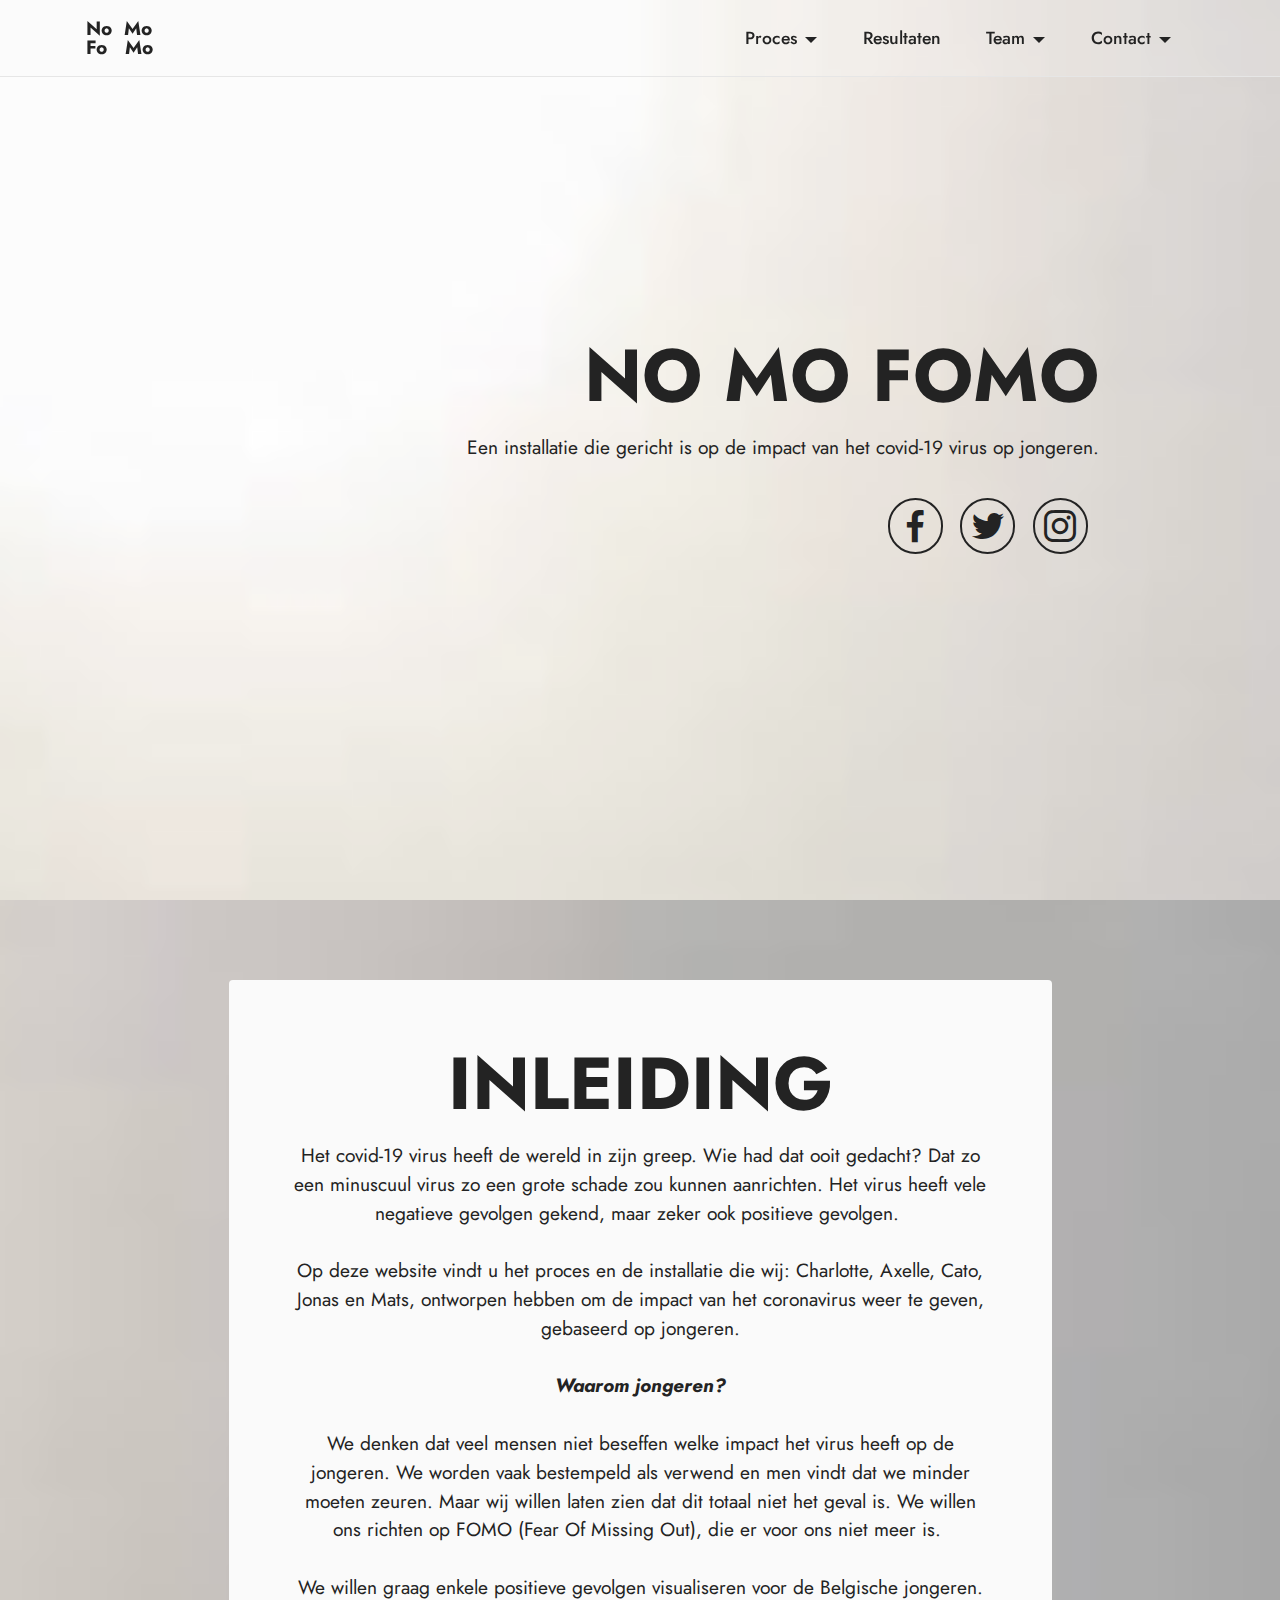
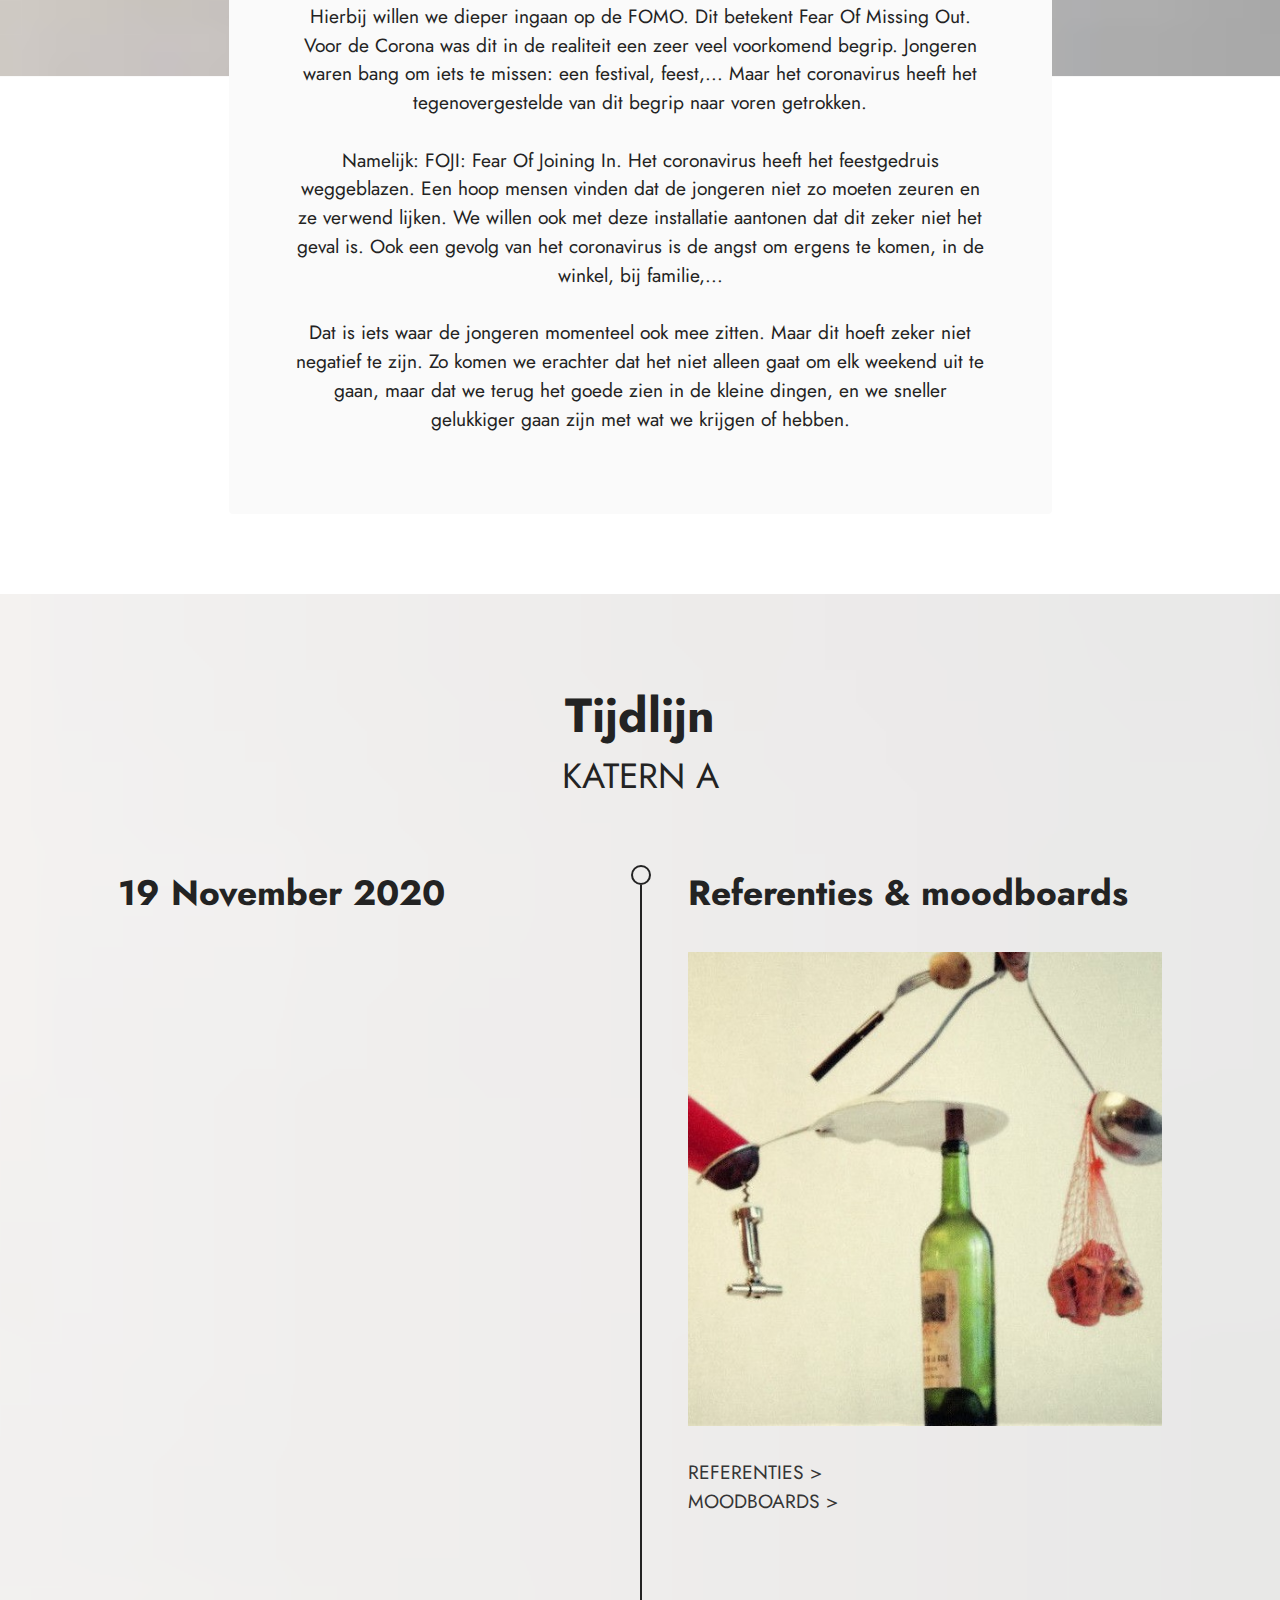
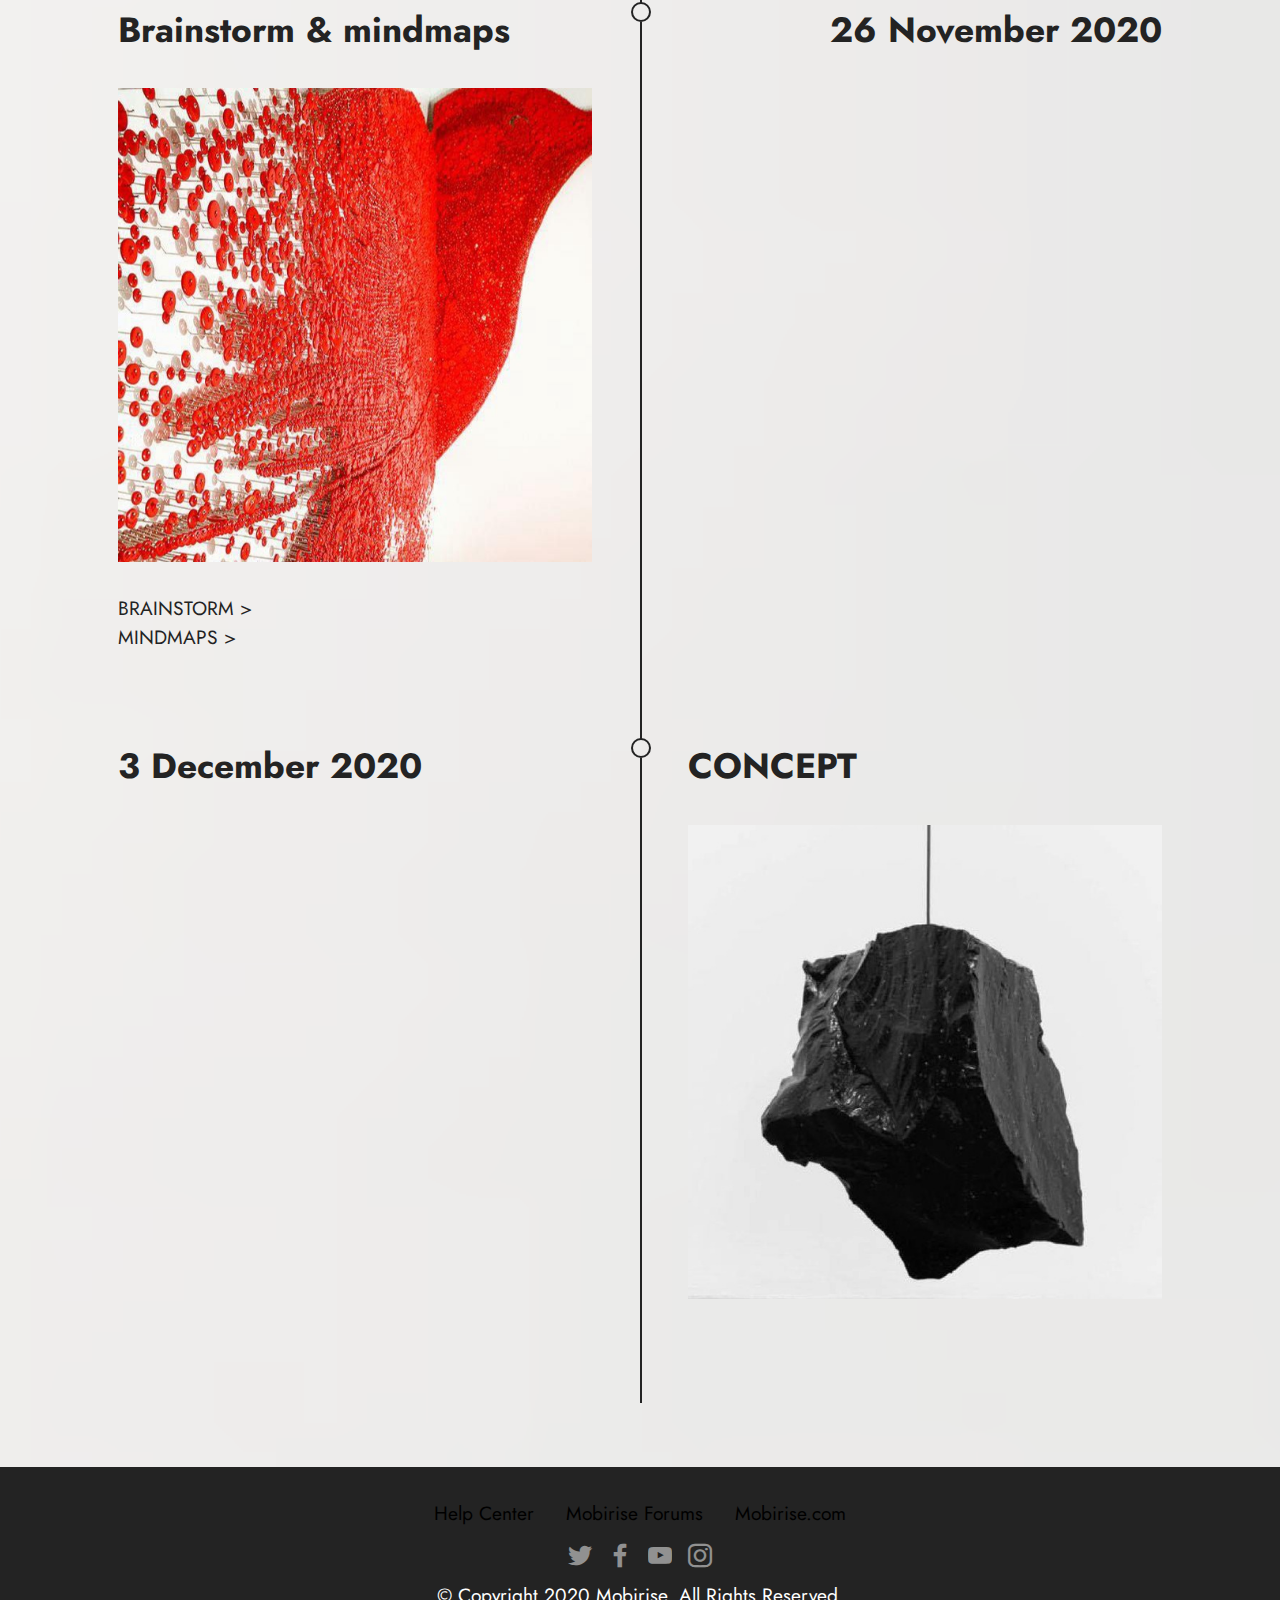
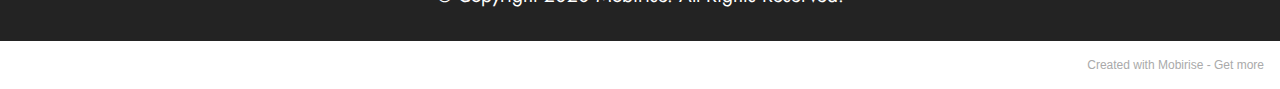
<file: index.html>
<!DOCTYPE html>
<html  >
<head>
  <!-- Site made with Mobirise Website Builder v5.2.0, https://mobirise.com -->
  <meta charset="UTF-8">
  <meta http-equiv="X-UA-Compatible" content="IE=edge">
  <meta name="generator" content="Mobirise v5.2.0, mobirise.com">
  <meta name="viewport" content="width=device-width, initial-scale=1, minimum-scale=1">
  <link rel="shortcut icon" href="assets/images/logo.png" type="image/x-icon">
  <meta name="description" content="">
  
  
  <title>Home</title>
  <link rel="stylesheet" href="assets/tether/tether.min.css">
  <link rel="stylesheet" href="assets/bootstrap/css/bootstrap.min.css">
  <link rel="stylesheet" href="assets/bootstrap/css/bootstrap-grid.min.css">
  <link rel="stylesheet" href="assets/bootstrap/css/bootstrap-reboot.min.css">
  <link rel="stylesheet" href="assets/dropdown/css/style.css">
  <link rel="stylesheet" href="assets/socicon/css/styles.css">
  <link rel="stylesheet" href="assets/theme/css/style.css">
  <link rel="preload" as="style" href="assets/mobirise/css/mbr-additional.css"><link rel="stylesheet" href="assets/mobirise/css/mbr-additional.css" type="text/css">
  
  
  
  
</head>
<body>
  
  <section class="menu cid-s48OLK6784" once="menu" id="menu1-h">
    
    <nav class="navbar navbar-dropdown navbar-fixed-top navbar-expand-lg">
        <div class="container">
            <div class="navbar-brand">
                
                <span class="navbar-caption-wrap"><a class="navbar-caption text-black text-primary display-7" href="index.html">No&nbsp; Mo<br>Fo&nbsp; &nbsp;Mo</a></span>
            </div>
            <button class="navbar-toggler" type="button" data-toggle="collapse" data-target="#navbarSupportedContent" aria-controls="navbarNavAltMarkup" aria-expanded="false" aria-label="Toggle navigation">
                <div class="hamburger">
                    <span></span>
                    <span></span>
                    <span></span>
                    <span></span>
                </div>
            </button>
            <div class="collapse navbar-collapse" id="navbarSupportedContent">
                <ul class="navbar-nav nav-dropdown nav-right" data-app-modern-menu="true"><li class="nav-item dropdown"><a class="nav-link link text-black text-primary dropdown-toggle display-4" href="#" aria-expanded="false" data-toggle="dropdown-submenu">Proces</a><div class="dropdown-menu"><a class="text-black text-primary dropdown-item display-4" href="page7.html" aria-expanded="true">REFERENTIES</a><a class="text-black text-primary dropdown-item display-4" href="page14.html" aria-expanded="true">MOODBOARDS</a><a class="text-black text-primary dropdown-item display-4" href="#" aria-expanded="true">MINDMAPS</a><a class="text-black text-primary dropdown-item display-4" href="#" aria-expanded="false">BRAINSTORM</a></div></li><li class="nav-item"><a class="nav-link link text-black text-primary display-4" href="page3.html">Resultaten</a></li>
                    <li class="nav-item dropdown"><a class="nav-link link text-black dropdown-toggle display-4" href="#" data-toggle="dropdown-submenu" aria-expanded="false">
                            Team</a><div class="dropdown-menu"><a class="text-black dropdown-item text-primary display-4" href="page5.html" aria-expanded="false">Teamleden</a></div></li><li class="nav-item dropdown"><a class="nav-link link text-black dropdown-toggle display-4" href="#" data-toggle="dropdown-submenu" aria-expanded="false">
                            Contact</a><div class="dropdown-menu"><a class="text-black dropdown-item text-primary display-4" href="page6.html">Locatie</a></div></li></ul>
                
                
            </div>
        </div>
    </nav>

</section>

<section class="header13 cid-shPIHZa95L mbr-fullscreen" id="header13-1r">

    

    <div class="mbr-overlay" style="opacity: 0.2; background-color: rgb(255, 255, 255);"></div>

    <div class="align-center container">
        <div class="row justify-content-center">
            <div class="col-12 col-lg-10">
                <h1 class="mbr-section-title mbr-fonts-style mb-3 display-1"><strong>NO MO&nbsp;</strong><strong>FOMO</strong></h1>
                
                <p class="mbr-text mbr-fonts-style mb-3 display-7">
                    Een installatie die gericht is op de impact van het covid-19 virus op jongeren.</p>
                
                <div class="social-row display-7 mt-5">
                    <div class="soc-item">
                        <a href="https://twitter.com/mobirise" target="_blank">
                            <span class="mbr-iconfont socicon socicon-facebook"></span>
                        </a>
                    </div>
                    <div class="soc-item">
                        <a href="https://twitter.com/mobirise" target="_blank">
                            <span class="mbr-iconfont socicon socicon-twitter"></span>
                        </a>
                    </div>
                    <div class="soc-item">
                        <a href="https://twitter.com/mobirise" target="_blank">
                            <span class="mbr-iconfont socicon socicon-instagram"></span>
                        </a>
                    </div>
                    
                    
                </div>
            </div>
        </div>
    </div>
</section>

<section class="header12 cid-shPJe56x4T mbr-parallax-background" id="header12-1s">

    

    
    <div class="container">
        <div class="row justify-content-center">
            <div class="card col-12 col-md-12 col-lg-9">
                <div class="card-wrapper">
                    <div class="card-box align-center">
                        <h1 class="card-title mbr-fonts-style mb-3 display-1">
                            <strong>INLEIDING</strong></h1>
                        <p class="mbr-text mbr-fonts-style display-7">Het covid-19 virus heeft de wereld in zijn greep. Wie had dat ooit gedacht? Dat zo een minuscuul virus zo een grote schade zou kunnen aanrichten. Het virus heeft vele negatieve gevolgen gekend, maar zeker ook positieve gevolgen.&nbsp;<br><br>Op deze website vindt u het proces en de installatie die wij: Charlotte, Axelle, Cato, Jonas en Mats, ontworpen hebben om de impact van het coronavirus weer te geven, gebaseerd op jongeren.<br><br><strong><em>Waarom jongeren?</em></strong><br><br>We denken dat veel mensen niet beseffen welke impact het virus heeft op de jongeren. We worden vaak bestempeld als verwend en men vindt dat we minder moeten zeuren. Maar wij willen laten zien dat dit totaal niet het geval is. We willen ons richten op FOMO (Fear Of Missing Out), die er voor ons niet meer is.&nbsp;<br><br>We willen graag enkele positieve gevolgen visualiseren voor de Belgische jongeren. Hierbij willen we dieper ingaan op de FOMO. Dit betekent Fear Of Missing Out. Voor de Corona was dit in de realiteit een zeer veel voorkomend begrip. Jongeren waren bang om iets te missen: een festival, feest,... Maar het coronavirus heeft het tegenovergestelde van dit begrip naar voren getrokken. 
<br>
<br>Namelijk: FOJI: Fear Of Joining In. Het coronavirus heeft het feestgedruis weggeblazen. Een hoop mensen vinden dat de jongeren niet zo moeten zeuren en ze verwend lijken. We willen ook met deze installatie aantonen dat dit zeker niet het geval is. Ook een gevolg van het coronavirus is de angst om ergens te komen, in de winkel, bij familie,...
<br>
<br>Dat is iets waar de jongeren momenteel ook mee zitten. Maar dit hoeft zeker niet negatief te zijn. Zo komen we erachter dat het niet alleen gaat om elk weekend uit te gaan, maar dat we terug het goede zien in de kleine dingen, en we sneller gelukkiger gaan zijn met wat we krijgen of hebben. <br></p>
                        
                    </div>
                </div>
            </div>
        </div>
    </div>
</section>

<section class="timeline1 cid-shaAXfCoR6" id="timeline1-15">
    
    <div class="mbr-overlay" style="opacity: 0.7; background-color: rgb(255, 255, 255);">
    </div>
    <div class="timelines-container container" mbri-timelines="">
        <div class="mbr-section-head">
            <h3 class="mbr-section-title mbr-fonts-style align-center mb-0 display-2">
                <strong>Tijdlijn</strong></h3>
            <h4 class="mbr-section-subtitle mbr-fonts-style align-center mb-0 mt-2 display-5">
                KATERN A</h4>
        </div>
        <div class="row timeline-element mb-2 mt-4">
            <div class="timeline-date col-12 col-md-6">
                <div class="timeline-date-wrapper">
                    <p class="mbr-timeline-date mbr-fonts-style display-5">
                        <strong>19 November 2020</strong></p>
                </div>
            </div>
            <span class="iconBackground"></span>
            <div class="col-12 col-md-6">
                <div class="timeline-text-wrapper">
                    <h4 class="mbr-timeline-title mbr-fonts-style mb-4 display-5">
                        <strong>Referenties &amp; moodboards</strong></h4>
                    <div class="image-wrapper mb-4">
                        <a href="page7.html"><img src="assets/images/fig11-640x960.jpeg" alt="Mobirise" title=""></a>
                    </div>
                    <p class="mbr-text mbr-fonts-style display-7"><a href="page7.html" class="text-primary">REFERENTIES &gt;</a><br><a href="page13.html" class="text-primary">MOODBOARDS &gt;</a></p>
                </div>
            </div>
        </div>
        <div class="row timeline-element mb-2">
            <div class="col-12 col-md-6">
                <div class="timeline-text-wrapper">
                    <h4 class="mbr-timeline-title mbr-fonts-style mb-4 display-5">
                        <strong>Brainstorm &amp; mindmaps</strong></h4>
                    <div class="image-wrapper mb-4">
                        <img src="assets/images/vogel-750x1125.jpeg" alt="Mobirise" title="">
                    </div>
                    <p class="mbr-text mbr-fonts-style display-7">BRAINSTORM &gt;<br>MINDMAPS &gt;</p>
                </div>
            </div>
            <span class="iconBackground"></span>
            <div class="timeline-date col-12 col-md-6">
                <div class="timeline-date-wrapper">
                    <p class="mbr-timeline-date mbr-fonts-style display-5">
                        <strong>26 November 2020</strong></p>
                </div>
            </div>
        </div>
        <div class="row timeline-element mb-2">
            <div class="timeline-date col-12 col-md-6">
                <div class="timeline-date-wrapper">
                    <p class="mbr-timeline-date mbr-fonts-style display-5">
                        <strong>3 December 2020</strong></p>
                </div>
            </div>
            <span class="iconBackground"></span>
            <div class="col-12 col-md-6">
                <div class="timeline-text-wrapper">
                    <h4 class="mbr-timeline-title mbr-fonts-style mb-4 display-5">
                        <strong>CONCEPT</strong></h4>
                    <div class="image-wrapper mb-4">
                        <img src="assets/images/steen-1-828x1792.jpeg" alt="Mobirise" title="">
                    </div>
                    <p class="mbr-text mbr-fonts-style display-7"></p>
                </div>
            </div>
        </div>
        
        
        
        
        
        
        
        
        
    </div>
</section>

<section class="footer3 cid-s48P1Icc8J" once="footers" id="footer3-i">

    

    

    <div class="container">
        <div class="media-container-row align-center mbr-white">
            <div class="row row-links">
                <ul class="foot-menu">
                    
                    
                    
                    
                    
                <li class="foot-menu-item mbr-fonts-style display-7"><a href="https://mobirise.com/help/" class="text-success">Help Center</a></li><li class="foot-menu-item mbr-fonts-style display-7"><a href="http://forums.mobirise.com/" class="text-success">Mobirise Forums</a></li><li class="foot-menu-item mbr-fonts-style display-7"><a href="https://mobirise.com/" class="text-success">Mobirise.com</a></li></ul>
            </div>
            <div class="row social-row">
                <div class="social-list align-right pb-2">
                    
                    
                    
                    
                    
                    
                <div class="soc-item">
                        <a href="https://twitter.com/mobirise" target="_blank">
                            <span class="socicon-twitter socicon mbr-iconfont mbr-iconfont-social"></span>
                        </a>
                    </div><div class="soc-item">
                        <a href="https://www.facebook.com/pages/Mobirise/1616226671953247" target="_blank">
                            <span class="socicon-facebook socicon mbr-iconfont mbr-iconfont-social"></span>
                        </a>
                    </div><div class="soc-item">
                        <a href="https://www.youtube.com/c/mobirise" target="_blank">
                            <span class="socicon-youtube socicon mbr-iconfont mbr-iconfont-social"></span>
                        </a>
                    </div><div class="soc-item">
                        <a href="https://instagram.com/mobirise" target="_blank">
                            <span class="mbr-iconfont mbr-iconfont-social socicon-instagram socicon"></span>
                        </a>
                    </div></div>
            </div>
            <div class="row row-copirayt">
                <p class="mbr-text mb-0 mbr-fonts-style mbr-white align-center display-7">
                    © Copyright 2020 Mobirise. All Rights Reserved.
                </p>
            </div>
        </div>
    </div>
</section><section style="background-color: #fff; font-family: -apple-system, BlinkMacSystemFont, 'Segoe UI', 'Roboto', 'Helvetica Neue', Arial, sans-serif; color:#aaa; font-size:12px; padding: 0; align-items: center; display: flex;"><a href="https://mobirise.site/g" style="flex: 1 1; height: 3rem; padding-left: 1rem;"></a><p style="flex: 0 0 auto; margin:0; padding-right:1rem;">Created with Mobirise - <a href="https://mobirise.site/m" style="color:#aaa;">Get more</a></p></section><script src="assets/web/assets/jquery/jquery.min.js"></script>  <script src="assets/popper/popper.min.js"></script>  <script src="assets/tether/tether.min.js"></script>  <script src="assets/bootstrap/js/bootstrap.min.js"></script>  <script src="assets/smoothscroll/smooth-scroll.js"></script>  <script src="assets/parallax/jarallax.min.js"></script>  <script src="assets/dropdown/js/nav-dropdown.js"></script>  <script src="assets/dropdown/js/navbar-dropdown.js"></script>  <script src="assets/touchswipe/jquery.touch-swipe.min.js"></script>  <script src="assets/theme/js/script.js"></script>  
  
  
</body>
</html>
</file>
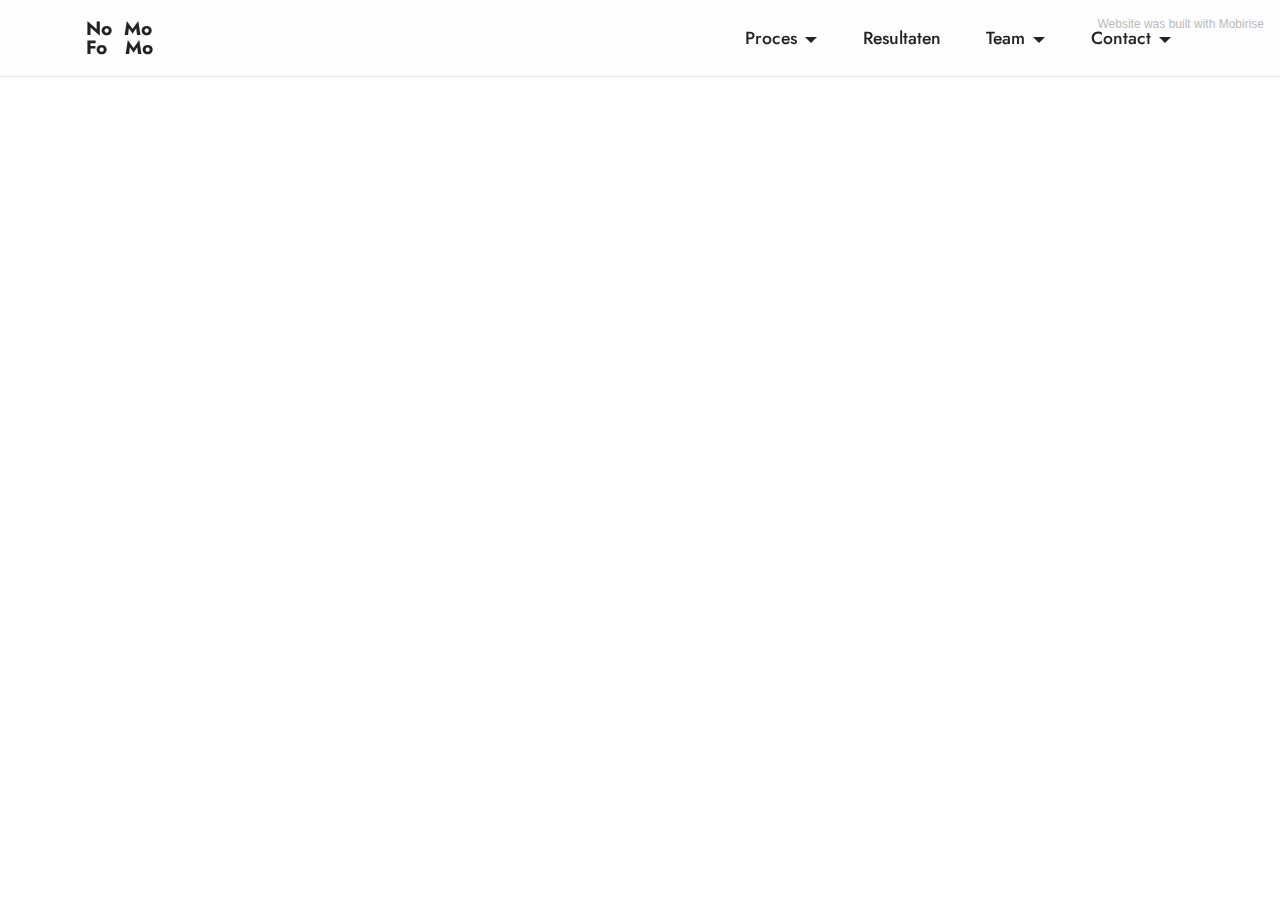
<file: page10.html>
<!DOCTYPE html>
<html  >
<head>
  <!-- Site made with Mobirise Website Builder v5.2.0, https://mobirise.com -->
  <meta charset="UTF-8">
  <meta http-equiv="X-UA-Compatible" content="IE=edge">
  <meta name="generator" content="Mobirise v5.2.0, mobirise.com">
  <meta name="viewport" content="width=device-width, initial-scale=1, minimum-scale=1">
  <link rel="shortcut icon" href="assets/images/logo.png" type="image/x-icon">
  <meta name="description" content="">
  
  
  <title>malin bulow</title>
  <link rel="stylesheet" href="assets/tether/tether.min.css">
  <link rel="stylesheet" href="assets/bootstrap/css/bootstrap.min.css">
  <link rel="stylesheet" href="assets/bootstrap/css/bootstrap-grid.min.css">
  <link rel="stylesheet" href="assets/bootstrap/css/bootstrap-reboot.min.css">
  <link rel="stylesheet" href="assets/dropdown/css/style.css">
  <link rel="stylesheet" href="assets/socicon/css/styles.css">
  <link rel="stylesheet" href="assets/theme/css/style.css">
  <link rel="preload" as="style" href="assets/mobirise/css/mbr-additional.css"><link rel="stylesheet" href="assets/mobirise/css/mbr-additional.css" type="text/css">
  
  
  
  
</head>
<body>
  
  <section class="menu cid-s48OLK6784" once="menu" id="menu1-1j">
    
    <nav class="navbar navbar-dropdown navbar-fixed-top navbar-expand-lg">
        <div class="container">
            <div class="navbar-brand">
                
                <span class="navbar-caption-wrap"><a class="navbar-caption text-black text-primary display-7" href="index.html">No&nbsp; Mo<br>Fo&nbsp; &nbsp;Mo</a></span>
            </div>
            <button class="navbar-toggler" type="button" data-toggle="collapse" data-target="#navbarSupportedContent" aria-controls="navbarNavAltMarkup" aria-expanded="false" aria-label="Toggle navigation">
                <div class="hamburger">
                    <span></span>
                    <span></span>
                    <span></span>
                    <span></span>
                </div>
            </button>
            <div class="collapse navbar-collapse" id="navbarSupportedContent">
                <ul class="navbar-nav nav-dropdown nav-right" data-app-modern-menu="true"><li class="nav-item dropdown"><a class="nav-link link text-black text-primary dropdown-toggle display-4" href="#" aria-expanded="false" data-toggle="dropdown-submenu">Proces</a><div class="dropdown-menu"><a class="text-black text-primary dropdown-item display-4" href="page7.html" aria-expanded="true">REFERENTIES</a><a class="text-black text-primary dropdown-item display-4" href="page14.html" aria-expanded="true">MOODBOARDS</a><a class="text-black text-primary dropdown-item display-4" href="#" aria-expanded="true">MINDMAPS</a><a class="text-black text-primary dropdown-item display-4" href="#" aria-expanded="false">BRAINSTORM</a></div></li><li class="nav-item"><a class="nav-link link text-black text-primary display-4" href="page3.html">Resultaten</a></li>
                    <li class="nav-item dropdown"><a class="nav-link link text-black dropdown-toggle display-4" href="#" data-toggle="dropdown-submenu" aria-expanded="false">
                            Team</a><div class="dropdown-menu"><a class="text-black dropdown-item text-primary display-4" href="page5.html" aria-expanded="false">Teamleden</a></div></li><li class="nav-item dropdown"><a class="nav-link link text-black dropdown-toggle display-4" href="#" data-toggle="dropdown-submenu" aria-expanded="false">
                            Contact</a><div class="dropdown-menu"><a class="text-black dropdown-item text-primary display-4" href="page6.html">Locatie</a></div></li></ul>
                
                
            </div>
        </div>
    </nav>

</section><section style="background-color: #fff; font-family: -apple-system, BlinkMacSystemFont, 'Segoe UI', 'Roboto', 'Helvetica Neue', Arial, sans-serif; color:#aaa; font-size:12px; padding: 0; align-items: center; display: flex;"><a href="https://mobirise.site/t" style="flex: 1 1; height: 3rem; padding-left: 1rem;"></a><p style="flex: 0 0 auto; margin:0; padding-right:1rem;">Website <a href="https://mobirise.site/f" style="color:#aaa;">was built</a> with Mobirise</p></section><script src="assets/web/assets/jquery/jquery.min.js"></script>  <script src="assets/popper/popper.min.js"></script>  <script src="assets/tether/tether.min.js"></script>  <script src="assets/bootstrap/js/bootstrap.min.js"></script>  <script src="assets/smoothscroll/smooth-scroll.js"></script>  <script src="assets/dropdown/js/nav-dropdown.js"></script>  <script src="assets/dropdown/js/navbar-dropdown.js"></script>  <script src="assets/touchswipe/jquery.touch-swipe.min.js"></script>  <script src="assets/theme/js/script.js"></script>  
  
  
</body>
</html>
</file>
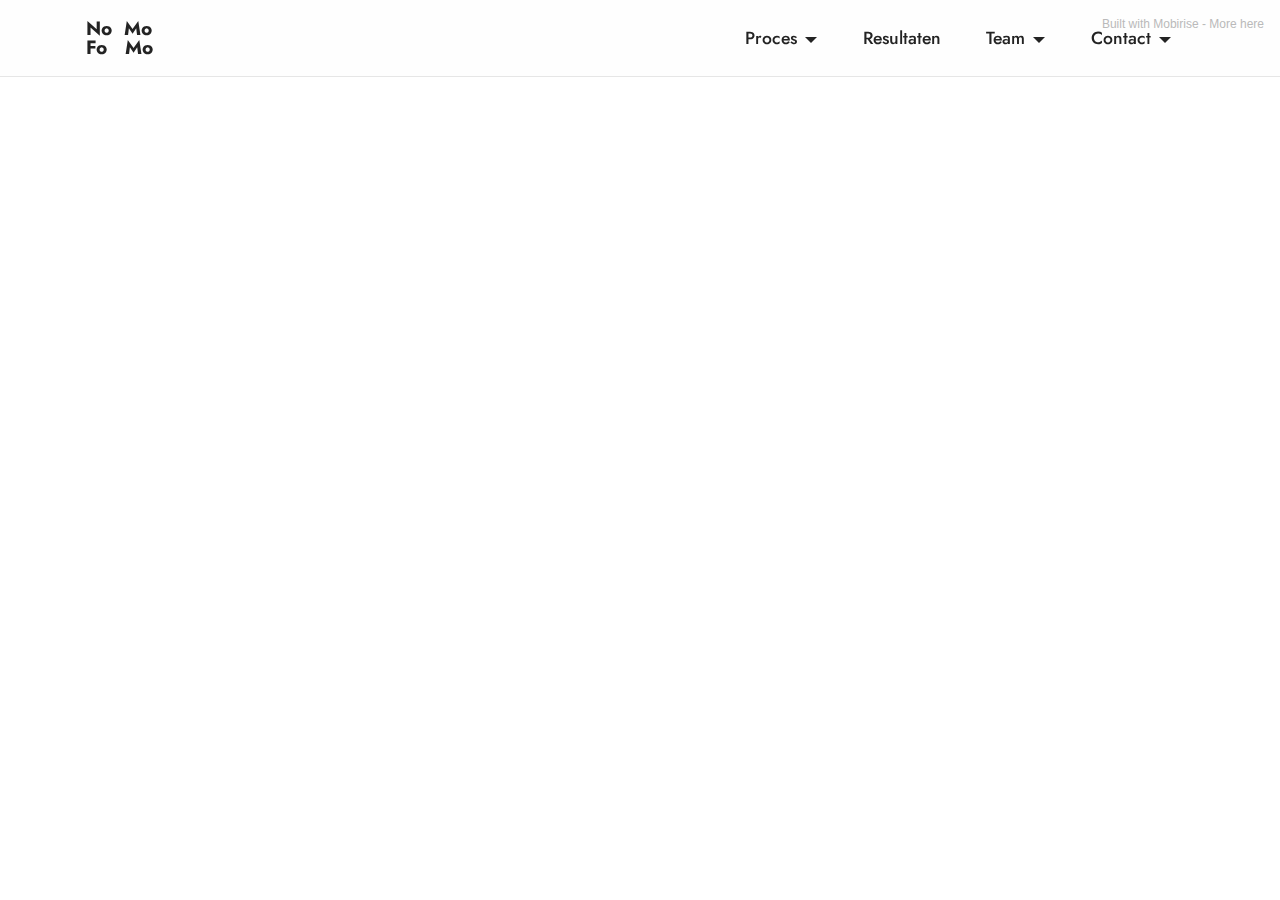
<file: page11.html>
<!DOCTYPE html>
<html  >
<head>
  <!-- Site made with Mobirise Website Builder v5.2.0, https://mobirise.com -->
  <meta charset="UTF-8">
  <meta http-equiv="X-UA-Compatible" content="IE=edge">
  <meta name="generator" content="Mobirise v5.2.0, mobirise.com">
  <meta name="viewport" content="width=device-width, initial-scale=1, minimum-scale=1">
  <link rel="shortcut icon" href="assets/images/logo.png" type="image/x-icon">
  <meta name="description" content="">
  
  
  <title>tom sachs</title>
  <link rel="stylesheet" href="assets/tether/tether.min.css">
  <link rel="stylesheet" href="assets/bootstrap/css/bootstrap.min.css">
  <link rel="stylesheet" href="assets/bootstrap/css/bootstrap-grid.min.css">
  <link rel="stylesheet" href="assets/bootstrap/css/bootstrap-reboot.min.css">
  <link rel="stylesheet" href="assets/dropdown/css/style.css">
  <link rel="stylesheet" href="assets/socicon/css/styles.css">
  <link rel="stylesheet" href="assets/theme/css/style.css">
  <link rel="preload" as="style" href="assets/mobirise/css/mbr-additional.css"><link rel="stylesheet" href="assets/mobirise/css/mbr-additional.css" type="text/css">
  
  
  
  
</head>
<body>
  
  <section class="menu cid-s48OLK6784" once="menu" id="menu1-1k">
    
    <nav class="navbar navbar-dropdown navbar-fixed-top navbar-expand-lg">
        <div class="container">
            <div class="navbar-brand">
                
                <span class="navbar-caption-wrap"><a class="navbar-caption text-black text-primary display-7" href="index.html">No&nbsp; Mo<br>Fo&nbsp; &nbsp;Mo</a></span>
            </div>
            <button class="navbar-toggler" type="button" data-toggle="collapse" data-target="#navbarSupportedContent" aria-controls="navbarNavAltMarkup" aria-expanded="false" aria-label="Toggle navigation">
                <div class="hamburger">
                    <span></span>
                    <span></span>
                    <span></span>
                    <span></span>
                </div>
            </button>
            <div class="collapse navbar-collapse" id="navbarSupportedContent">
                <ul class="navbar-nav nav-dropdown nav-right" data-app-modern-menu="true"><li class="nav-item dropdown"><a class="nav-link link text-black text-primary dropdown-toggle display-4" href="#" aria-expanded="false" data-toggle="dropdown-submenu">Proces</a><div class="dropdown-menu"><a class="text-black text-primary dropdown-item display-4" href="page7.html" aria-expanded="true">REFERENTIES</a><a class="text-black text-primary dropdown-item display-4" href="page14.html" aria-expanded="true">MOODBOARDS</a><a class="text-black text-primary dropdown-item display-4" href="#" aria-expanded="true">MINDMAPS</a><a class="text-black text-primary dropdown-item display-4" href="#" aria-expanded="false">BRAINSTORM</a></div></li><li class="nav-item"><a class="nav-link link text-black text-primary display-4" href="page3.html">Resultaten</a></li>
                    <li class="nav-item dropdown"><a class="nav-link link text-black dropdown-toggle display-4" href="#" data-toggle="dropdown-submenu" aria-expanded="false">
                            Team</a><div class="dropdown-menu"><a class="text-black dropdown-item text-primary display-4" href="page5.html" aria-expanded="false">Teamleden</a></div></li><li class="nav-item dropdown"><a class="nav-link link text-black dropdown-toggle display-4" href="#" data-toggle="dropdown-submenu" aria-expanded="false">
                            Contact</a><div class="dropdown-menu"><a class="text-black dropdown-item text-primary display-4" href="page6.html">Locatie</a></div></li></ul>
                
                
            </div>
        </div>
    </nav>

</section><section style="background-color: #fff; font-family: -apple-system, BlinkMacSystemFont, 'Segoe UI', 'Roboto', 'Helvetica Neue', Arial, sans-serif; color:#aaa; font-size:12px; padding: 0; align-items: center; display: flex;"><a href="https://mobirise.site/p" style="flex: 1 1; height: 3rem; padding-left: 1rem;"></a><p style="flex: 0 0 auto; margin:0; padding-right:1rem;">Built with Mobirise - <a href="https://mobirise.site/m" style="color:#aaa;">More here</a></p></section><script src="assets/web/assets/jquery/jquery.min.js"></script>  <script src="assets/popper/popper.min.js"></script>  <script src="assets/tether/tether.min.js"></script>  <script src="assets/bootstrap/js/bootstrap.min.js"></script>  <script src="assets/smoothscroll/smooth-scroll.js"></script>  <script src="assets/dropdown/js/nav-dropdown.js"></script>  <script src="assets/dropdown/js/navbar-dropdown.js"></script>  <script src="assets/touchswipe/jquery.touch-swipe.min.js"></script>  <script src="assets/theme/js/script.js"></script>  
  
  
</body>
</html>
</file>
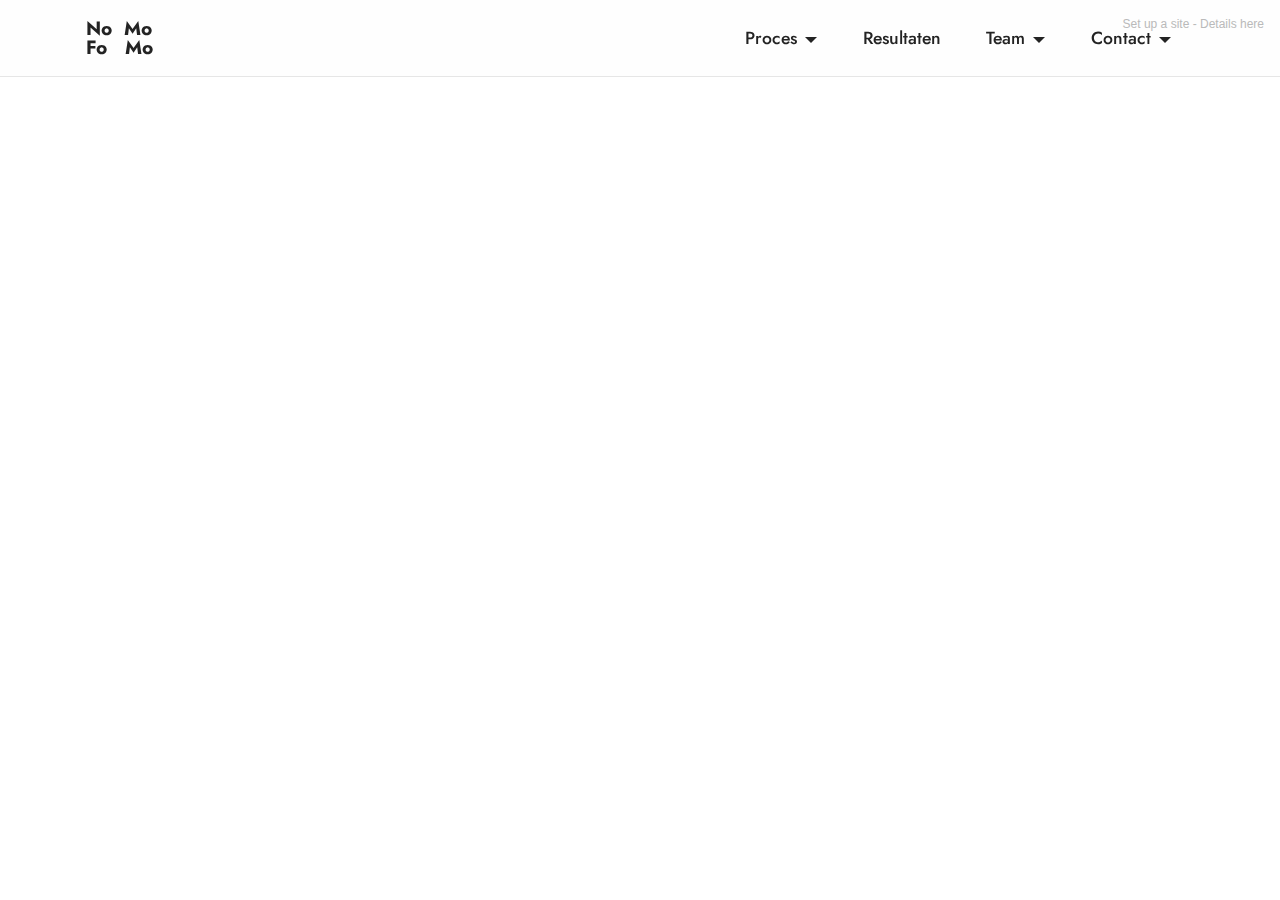
<file: page12.html>
<!DOCTYPE html>
<html  >
<head>
  <!-- Site made with Mobirise Website Builder v5.2.0, https://mobirise.com -->
  <meta charset="UTF-8">
  <meta http-equiv="X-UA-Compatible" content="IE=edge">
  <meta name="generator" content="Mobirise v5.2.0, mobirise.com">
  <meta name="viewport" content="width=device-width, initial-scale=1, minimum-scale=1">
  <link rel="shortcut icon" href="assets/images/logo.png" type="image/x-icon">
  <meta name="description" content="">
  
  
  <title>benni efrat</title>
  <link rel="stylesheet" href="assets/tether/tether.min.css">
  <link rel="stylesheet" href="assets/bootstrap/css/bootstrap.min.css">
  <link rel="stylesheet" href="assets/bootstrap/css/bootstrap-grid.min.css">
  <link rel="stylesheet" href="assets/bootstrap/css/bootstrap-reboot.min.css">
  <link rel="stylesheet" href="assets/dropdown/css/style.css">
  <link rel="stylesheet" href="assets/socicon/css/styles.css">
  <link rel="stylesheet" href="assets/theme/css/style.css">
  <link rel="preload" as="style" href="assets/mobirise/css/mbr-additional.css"><link rel="stylesheet" href="assets/mobirise/css/mbr-additional.css" type="text/css">
  
  
  
  
</head>
<body>
  
  <section class="menu cid-s48OLK6784" once="menu" id="menu1-1l">
    
    <nav class="navbar navbar-dropdown navbar-fixed-top navbar-expand-lg">
        <div class="container">
            <div class="navbar-brand">
                
                <span class="navbar-caption-wrap"><a class="navbar-caption text-black text-primary display-7" href="index.html">No&nbsp; Mo<br>Fo&nbsp; &nbsp;Mo</a></span>
            </div>
            <button class="navbar-toggler" type="button" data-toggle="collapse" data-target="#navbarSupportedContent" aria-controls="navbarNavAltMarkup" aria-expanded="false" aria-label="Toggle navigation">
                <div class="hamburger">
                    <span></span>
                    <span></span>
                    <span></span>
                    <span></span>
                </div>
            </button>
            <div class="collapse navbar-collapse" id="navbarSupportedContent">
                <ul class="navbar-nav nav-dropdown nav-right" data-app-modern-menu="true"><li class="nav-item dropdown"><a class="nav-link link text-black text-primary dropdown-toggle display-4" href="#" aria-expanded="false" data-toggle="dropdown-submenu">Proces</a><div class="dropdown-menu"><a class="text-black text-primary dropdown-item display-4" href="page7.html" aria-expanded="true">REFERENTIES</a><a class="text-black text-primary dropdown-item display-4" href="page14.html" aria-expanded="true">MOODBOARDS</a><a class="text-black text-primary dropdown-item display-4" href="#" aria-expanded="true">MINDMAPS</a><a class="text-black text-primary dropdown-item display-4" href="#" aria-expanded="false">BRAINSTORM</a></div></li><li class="nav-item"><a class="nav-link link text-black text-primary display-4" href="page3.html">Resultaten</a></li>
                    <li class="nav-item dropdown"><a class="nav-link link text-black dropdown-toggle display-4" href="#" data-toggle="dropdown-submenu" aria-expanded="false">
                            Team</a><div class="dropdown-menu"><a class="text-black dropdown-item text-primary display-4" href="page5.html" aria-expanded="false">Teamleden</a></div></li><li class="nav-item dropdown"><a class="nav-link link text-black dropdown-toggle display-4" href="#" data-toggle="dropdown-submenu" aria-expanded="false">
                            Contact</a><div class="dropdown-menu"><a class="text-black dropdown-item text-primary display-4" href="page6.html">Locatie</a></div></li></ul>
                
                
            </div>
        </div>
    </nav>

</section><section style="background-color: #fff; font-family: -apple-system, BlinkMacSystemFont, 'Segoe UI', 'Roboto', 'Helvetica Neue', Arial, sans-serif; color:#aaa; font-size:12px; padding: 0; align-items: center; display: flex;"><a href="https://mobirise.site/g" style="flex: 1 1; height: 3rem; padding-left: 1rem;"></a><p style="flex: 0 0 auto; margin:0; padding-right:1rem;">Set up a site - <a href="https://mobirise.site/v" style="color:#aaa;">Details here</a></p></section><script src="assets/web/assets/jquery/jquery.min.js"></script>  <script src="assets/popper/popper.min.js"></script>  <script src="assets/tether/tether.min.js"></script>  <script src="assets/bootstrap/js/bootstrap.min.js"></script>  <script src="assets/smoothscroll/smooth-scroll.js"></script>  <script src="assets/dropdown/js/nav-dropdown.js"></script>  <script src="assets/dropdown/js/navbar-dropdown.js"></script>  <script src="assets/touchswipe/jquery.touch-swipe.min.js"></script>  <script src="assets/theme/js/script.js"></script>  
  
  
</body>
</html>
</file>
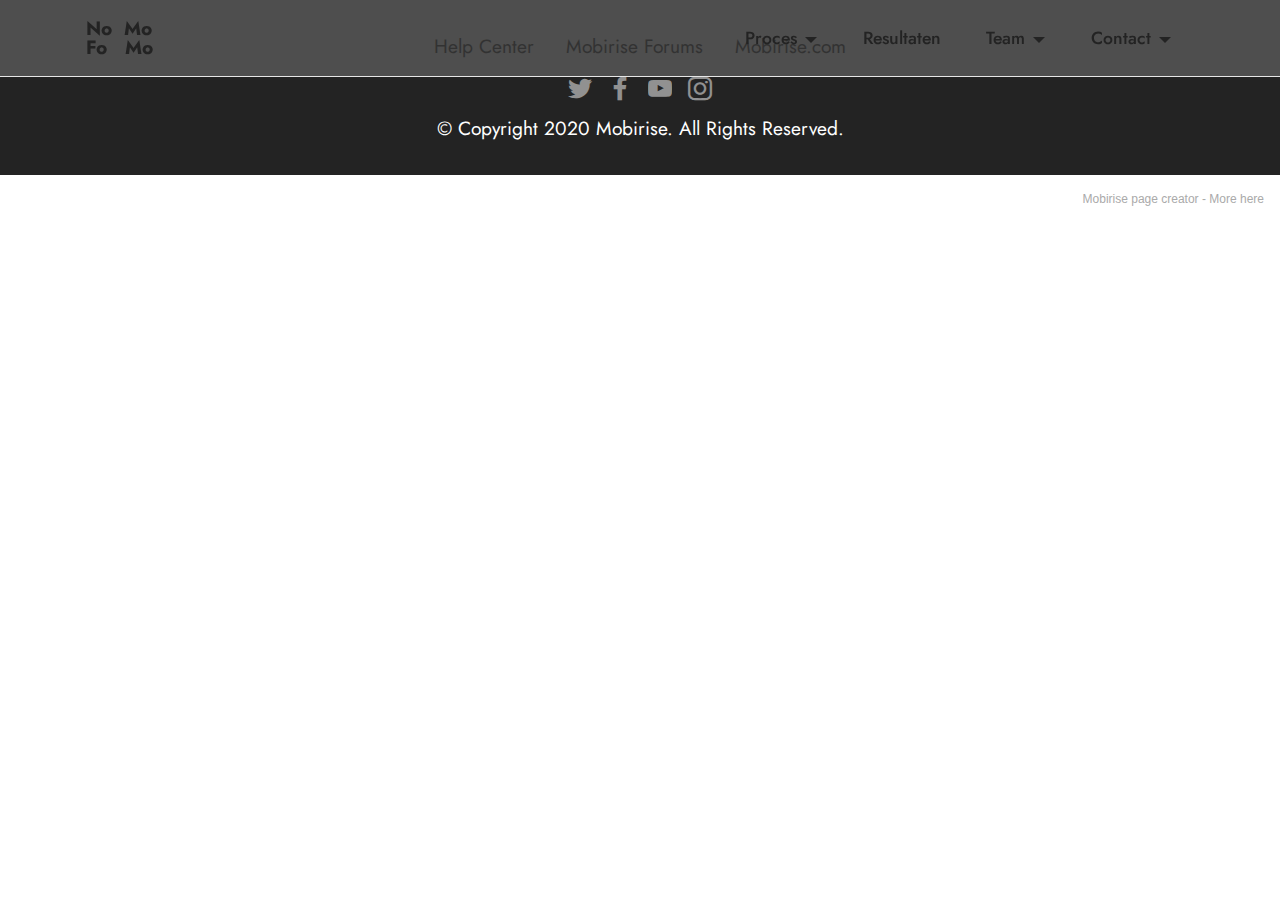
<file: page14.html>
<!DOCTYPE html>
<html  >
<head>
  <!-- Site made with Mobirise Website Builder v5.2.0, https://mobirise.com -->
  <meta charset="UTF-8">
  <meta http-equiv="X-UA-Compatible" content="IE=edge">
  <meta name="generator" content="Mobirise v5.2.0, mobirise.com">
  <meta name="viewport" content="width=device-width, initial-scale=1, minimum-scale=1">
  <link rel="shortcut icon" href="assets/images/logo.png" type="image/x-icon">
  <meta name="description" content="">
  
  
  <title>MOODBOARDS</title>
  <link rel="stylesheet" href="assets/tether/tether.min.css">
  <link rel="stylesheet" href="assets/bootstrap/css/bootstrap.min.css">
  <link rel="stylesheet" href="assets/bootstrap/css/bootstrap-grid.min.css">
  <link rel="stylesheet" href="assets/bootstrap/css/bootstrap-reboot.min.css">
  <link rel="stylesheet" href="assets/dropdown/css/style.css">
  <link rel="stylesheet" href="assets/socicon/css/styles.css">
  <link rel="stylesheet" href="assets/theme/css/style.css">
  <link rel="preload" as="style" href="assets/mobirise/css/mbr-additional.css"><link rel="stylesheet" href="assets/mobirise/css/mbr-additional.css" type="text/css">
  
  
  
  
</head>
<body>
  
  <section class="menu cid-s48OLK6784" once="menu" id="menu1-1p">
    
    <nav class="navbar navbar-dropdown navbar-fixed-top navbar-expand-lg">
        <div class="container">
            <div class="navbar-brand">
                
                <span class="navbar-caption-wrap"><a class="navbar-caption text-black text-primary display-7" href="index.html">No&nbsp; Mo<br>Fo&nbsp; &nbsp;Mo</a></span>
            </div>
            <button class="navbar-toggler" type="button" data-toggle="collapse" data-target="#navbarSupportedContent" aria-controls="navbarNavAltMarkup" aria-expanded="false" aria-label="Toggle navigation">
                <div class="hamburger">
                    <span></span>
                    <span></span>
                    <span></span>
                    <span></span>
                </div>
            </button>
            <div class="collapse navbar-collapse" id="navbarSupportedContent">
                <ul class="navbar-nav nav-dropdown nav-right" data-app-modern-menu="true"><li class="nav-item dropdown"><a class="nav-link link text-black text-primary dropdown-toggle display-4" href="#" aria-expanded="false" data-toggle="dropdown-submenu">Proces</a><div class="dropdown-menu"><a class="text-black text-primary dropdown-item display-4" href="page7.html" aria-expanded="true">REFERENTIES</a><a class="text-black text-primary dropdown-item display-4" href="page14.html" aria-expanded="true">MOODBOARDS</a><a class="text-black text-primary dropdown-item display-4" href="#" aria-expanded="true">MINDMAPS</a><a class="text-black text-primary dropdown-item display-4" href="#" aria-expanded="false">BRAINSTORM</a></div></li><li class="nav-item"><a class="nav-link link text-black text-primary display-4" href="page3.html">Resultaten</a></li>
                    <li class="nav-item dropdown"><a class="nav-link link text-black dropdown-toggle display-4" href="#" data-toggle="dropdown-submenu" aria-expanded="false">
                            Team</a><div class="dropdown-menu"><a class="text-black dropdown-item text-primary display-4" href="page5.html" aria-expanded="false">Teamleden</a></div></li><li class="nav-item dropdown"><a class="nav-link link text-black dropdown-toggle display-4" href="#" data-toggle="dropdown-submenu" aria-expanded="false">
                            Contact</a><div class="dropdown-menu"><a class="text-black dropdown-item text-primary display-4" href="page6.html">Locatie</a></div></li></ul>
                
                
            </div>
        </div>
    </nav>

</section>

<section class="footer3 cid-s48P1Icc8J" once="footers" id="footer3-1q">

    

    

    <div class="container">
        <div class="media-container-row align-center mbr-white">
            <div class="row row-links">
                <ul class="foot-menu">
                    
                    
                    
                    
                    
                <li class="foot-menu-item mbr-fonts-style display-7"><a href="https://mobirise.com/help/" class="text-success">Help Center</a></li><li class="foot-menu-item mbr-fonts-style display-7"><a href="http://forums.mobirise.com/" class="text-success">Mobirise Forums</a></li><li class="foot-menu-item mbr-fonts-style display-7"><a href="https://mobirise.com/" class="text-success">Mobirise.com</a></li></ul>
            </div>
            <div class="row social-row">
                <div class="social-list align-right pb-2">
                    
                    
                    
                    
                    
                    
                <div class="soc-item">
                        <a href="https://twitter.com/mobirise" target="_blank">
                            <span class="socicon-twitter socicon mbr-iconfont mbr-iconfont-social"></span>
                        </a>
                    </div><div class="soc-item">
                        <a href="https://www.facebook.com/pages/Mobirise/1616226671953247" target="_blank">
                            <span class="socicon-facebook socicon mbr-iconfont mbr-iconfont-social"></span>
                        </a>
                    </div><div class="soc-item">
                        <a href="https://www.youtube.com/c/mobirise" target="_blank">
                            <span class="socicon-youtube socicon mbr-iconfont mbr-iconfont-social"></span>
                        </a>
                    </div><div class="soc-item">
                        <a href="https://instagram.com/mobirise" target="_blank">
                            <span class="mbr-iconfont mbr-iconfont-social socicon-instagram socicon"></span>
                        </a>
                    </div></div>
            </div>
            <div class="row row-copirayt">
                <p class="mbr-text mb-0 mbr-fonts-style mbr-white align-center display-7">
                    © Copyright 2020 Mobirise. All Rights Reserved.
                </p>
            </div>
        </div>
    </div>
</section><section style="background-color: #fff; font-family: -apple-system, BlinkMacSystemFont, 'Segoe UI', 'Roboto', 'Helvetica Neue', Arial, sans-serif; color:#aaa; font-size:12px; padding: 0; align-items: center; display: flex;"><a href="https://mobirise.site/q" style="flex: 1 1; height: 3rem; padding-left: 1rem;"></a><p style="flex: 0 0 auto; margin:0; padding-right:1rem;">Mobirise page creator - <a href="https://mobirise.site/p" style="color:#aaa;">More here</a></p></section><script src="assets/web/assets/jquery/jquery.min.js"></script>  <script src="assets/popper/popper.min.js"></script>  <script src="assets/tether/tether.min.js"></script>  <script src="assets/bootstrap/js/bootstrap.min.js"></script>  <script src="assets/smoothscroll/smooth-scroll.js"></script>  <script src="assets/dropdown/js/nav-dropdown.js"></script>  <script src="assets/dropdown/js/navbar-dropdown.js"></script>  <script src="assets/touchswipe/jquery.touch-swipe.min.js"></script>  <script src="assets/theme/js/script.js"></script>  
  
  
</body>
</html>
</file>
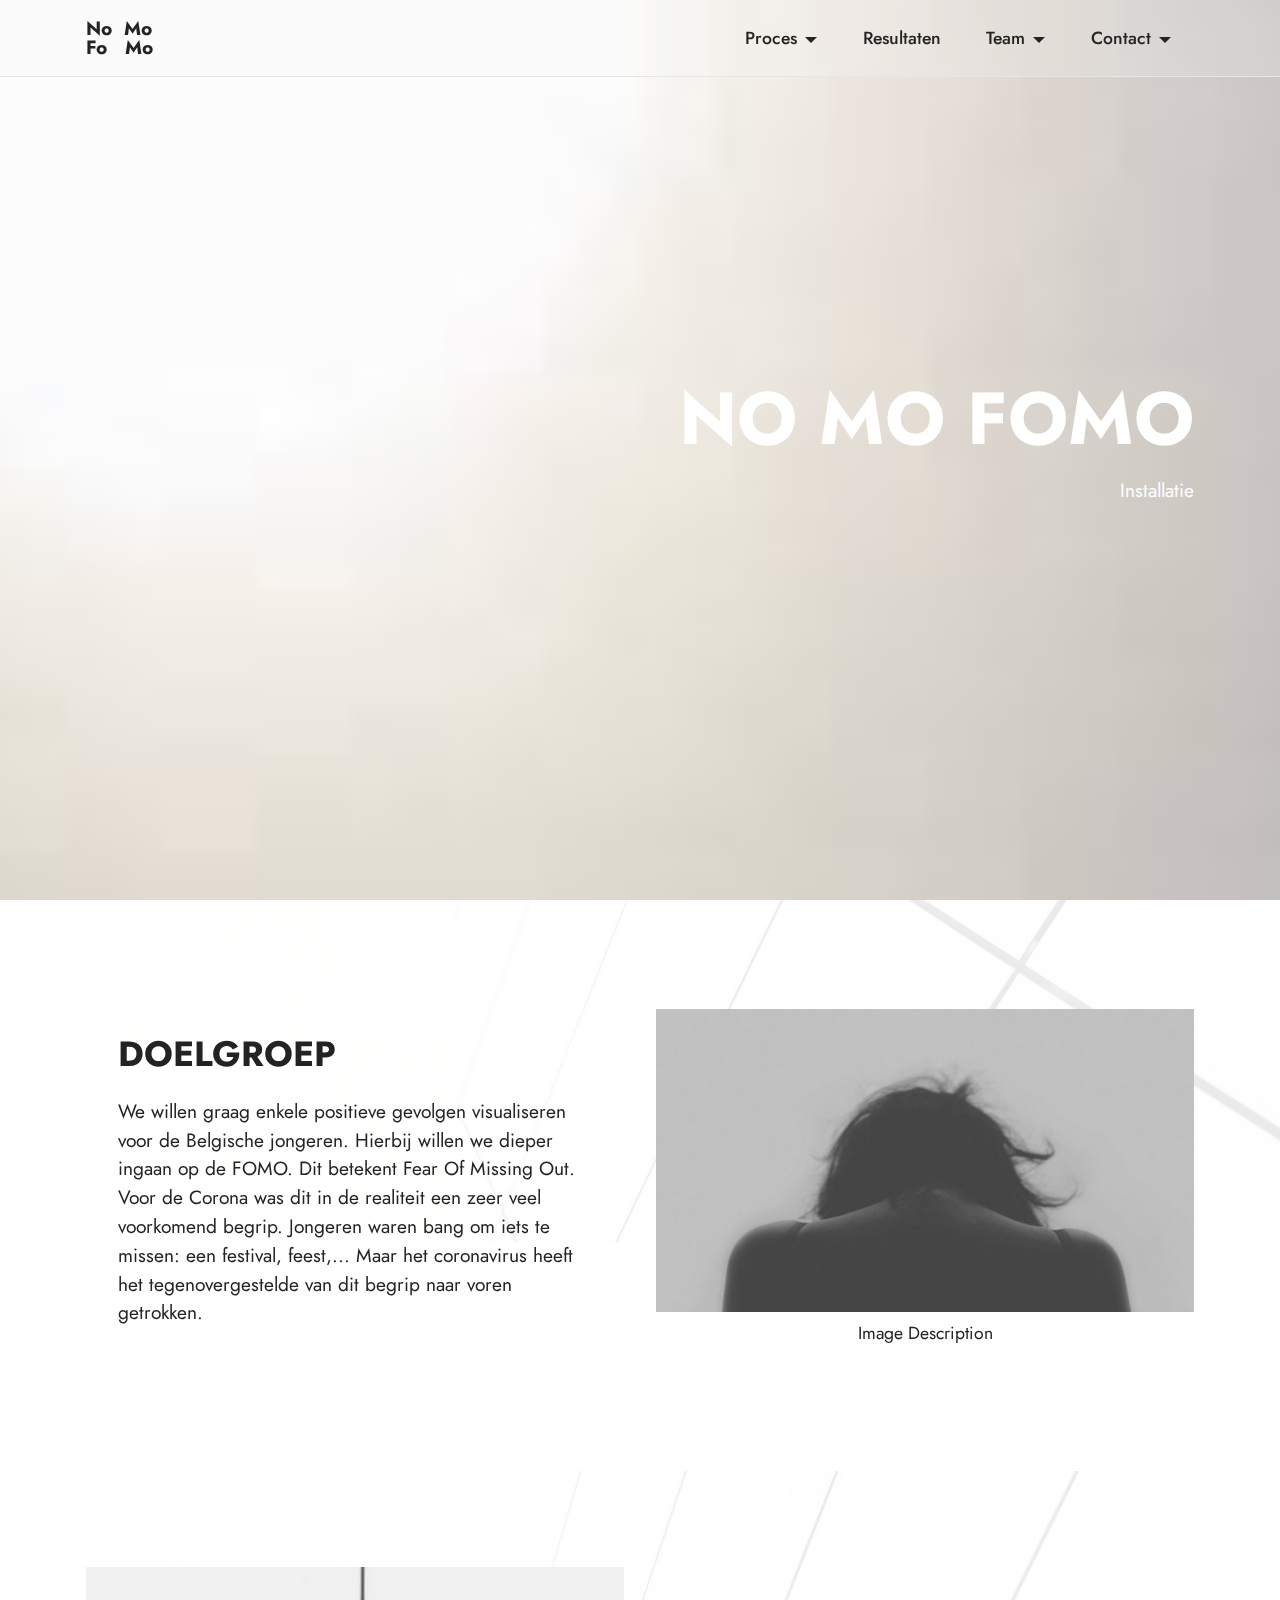
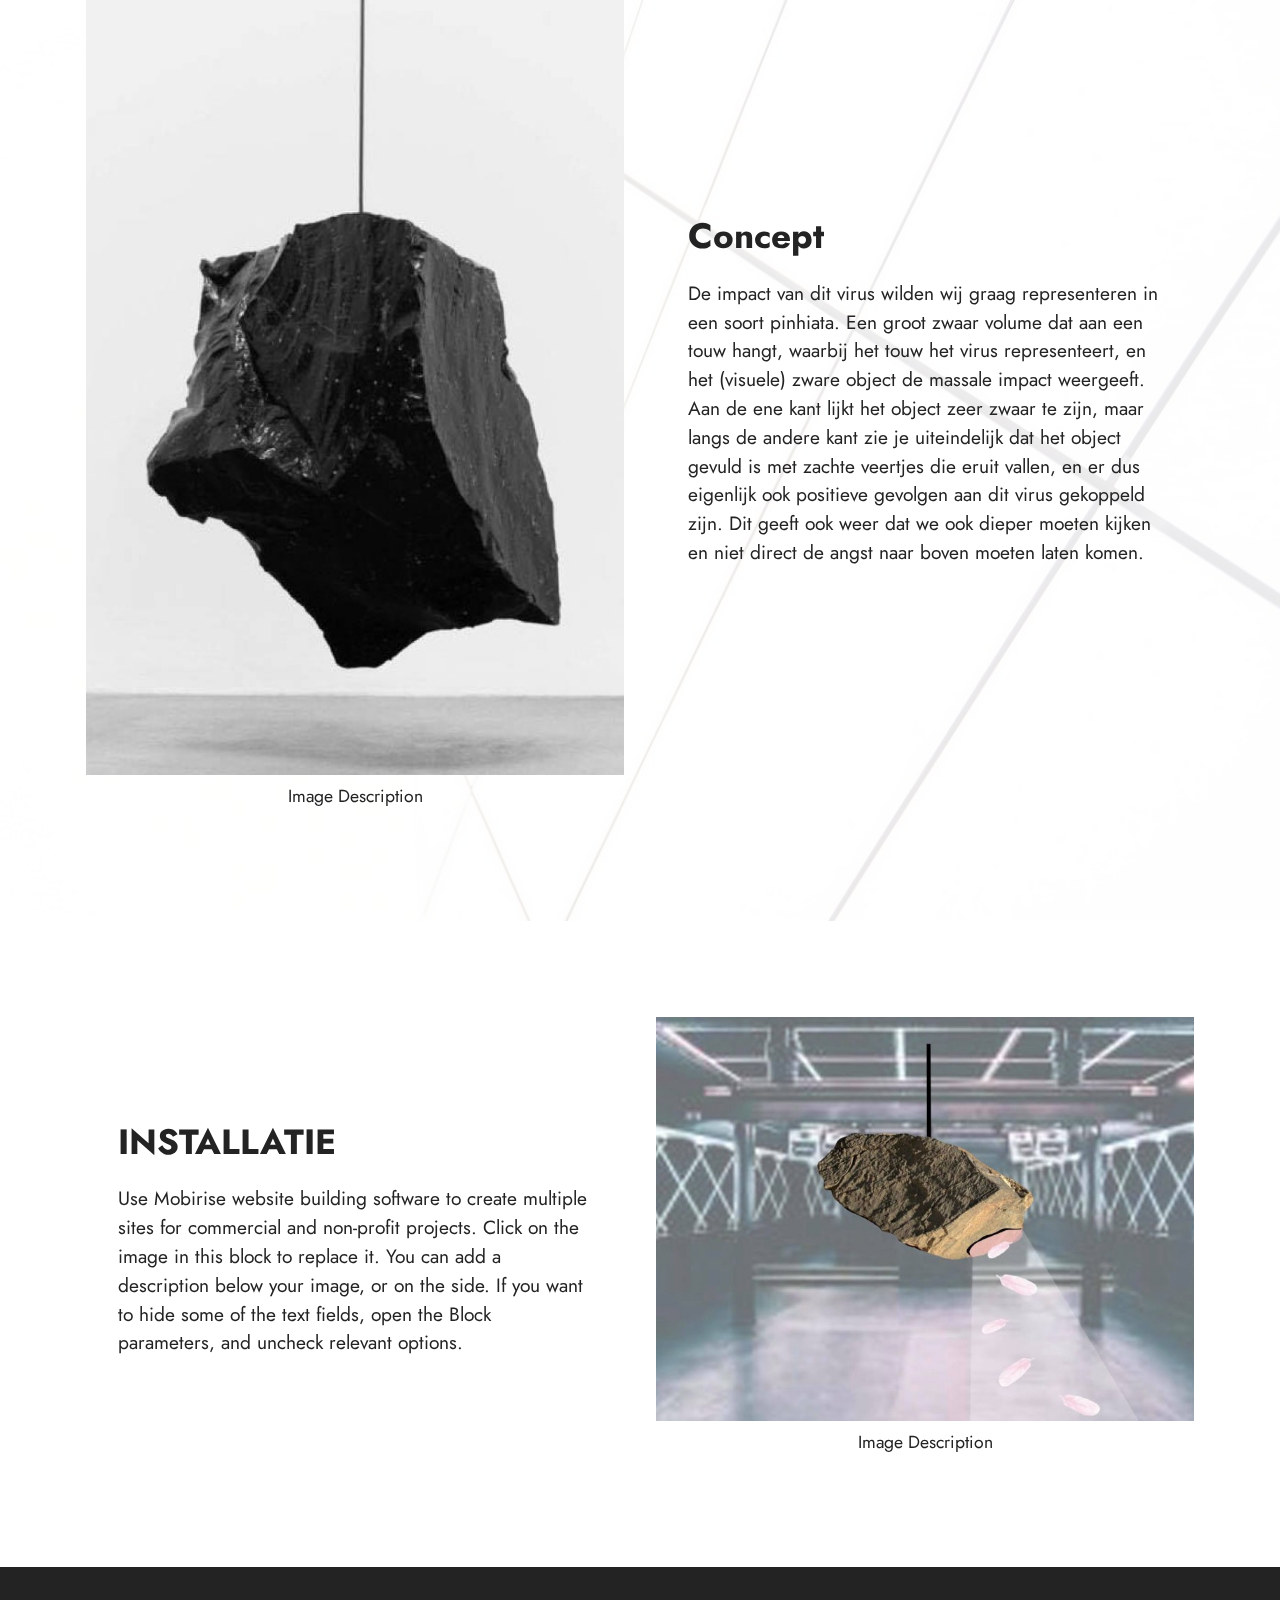
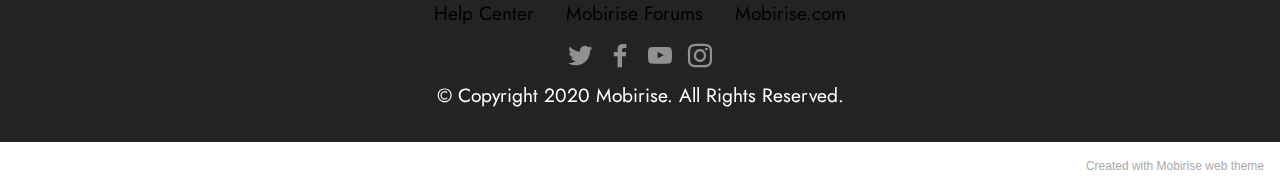
<file: page3.html>
<!DOCTYPE html>
<html  >
<head>
  <!-- Site made with Mobirise Website Builder v5.2.0, https://mobirise.com -->
  <meta charset="UTF-8">
  <meta http-equiv="X-UA-Compatible" content="IE=edge">
  <meta name="generator" content="Mobirise v5.2.0, mobirise.com">
  <meta name="viewport" content="width=device-width, initial-scale=1, minimum-scale=1">
  <link rel="shortcut icon" href="assets/images/logo.png" type="image/x-icon">
  <meta name="description" content="">
  
  
  <title>Resultaten</title>
  <link rel="stylesheet" href="assets/tether/tether.min.css">
  <link rel="stylesheet" href="assets/bootstrap/css/bootstrap.min.css">
  <link rel="stylesheet" href="assets/bootstrap/css/bootstrap-grid.min.css">
  <link rel="stylesheet" href="assets/bootstrap/css/bootstrap-reboot.min.css">
  <link rel="stylesheet" href="assets/dropdown/css/style.css">
  <link rel="stylesheet" href="assets/socicon/css/styles.css">
  <link rel="stylesheet" href="assets/theme/css/style.css">
  <link rel="preload" as="style" href="assets/mobirise/css/mbr-additional.css"><link rel="stylesheet" href="assets/mobirise/css/mbr-additional.css" type="text/css">
  
  
  
  
</head>
<body>
  
  <section class="menu cid-s48OLK6784" once="menu" id="menu1-r">
    
    <nav class="navbar navbar-dropdown navbar-fixed-top navbar-expand-lg">
        <div class="container">
            <div class="navbar-brand">
                
                <span class="navbar-caption-wrap"><a class="navbar-caption text-black text-primary display-7" href="index.html">No&nbsp; Mo<br>Fo&nbsp; &nbsp;Mo</a></span>
            </div>
            <button class="navbar-toggler" type="button" data-toggle="collapse" data-target="#navbarSupportedContent" aria-controls="navbarNavAltMarkup" aria-expanded="false" aria-label="Toggle navigation">
                <div class="hamburger">
                    <span></span>
                    <span></span>
                    <span></span>
                    <span></span>
                </div>
            </button>
            <div class="collapse navbar-collapse" id="navbarSupportedContent">
                <ul class="navbar-nav nav-dropdown nav-right" data-app-modern-menu="true"><li class="nav-item dropdown"><a class="nav-link link text-black text-primary dropdown-toggle display-4" href="#" aria-expanded="false" data-toggle="dropdown-submenu">Proces</a><div class="dropdown-menu"><a class="text-black text-primary dropdown-item display-4" href="page7.html" aria-expanded="true">REFERENTIES</a><a class="text-black text-primary dropdown-item display-4" href="page14.html" aria-expanded="true">MOODBOARDS</a><a class="text-black text-primary dropdown-item display-4" href="#" aria-expanded="true">MINDMAPS</a><a class="text-black text-primary dropdown-item display-4" href="#" aria-expanded="false">BRAINSTORM</a></div></li><li class="nav-item"><a class="nav-link link text-black text-primary display-4" href="page3.html">Resultaten</a></li>
                    <li class="nav-item dropdown"><a class="nav-link link text-black dropdown-toggle display-4" href="#" data-toggle="dropdown-submenu" aria-expanded="false">
                            Team</a><div class="dropdown-menu"><a class="text-black dropdown-item text-primary display-4" href="page5.html" aria-expanded="false">Teamleden</a></div></li><li class="nav-item dropdown"><a class="nav-link link text-black dropdown-toggle display-4" href="#" data-toggle="dropdown-submenu" aria-expanded="false">
                            Contact</a><div class="dropdown-menu"><a class="text-black dropdown-item text-primary display-4" href="page6.html">Locatie</a></div></li></ul>
                
                
            </div>
        </div>
    </nav>

</section>

<section class="header5 cid-shs0C2V35p mbr-fullscreen" id="header5-19">

    

    

    <div class="container">
        <div class="row justify-content-end">
            <div class="col-12 col-lg-7">
                <h1 class="mbr-section-title mbr-fonts-style mbr-white mb-3 display-1"><strong>NO MO FOMO</strong></h1>
                
                <p class="mbr-text mbr-fonts-style mbr-white display-7">
                    Installatie</p>
                
            </div>
        </div>
    </div>
</section>

<section class="image2 cid-shPQ3rbVfq mbr-parallax-background" id="image2-1t">
    

    <div class="mbr-overlay" style="opacity: 0.7; background-color: rgb(255, 255, 255);">
    </div>

    <div class="container">
        <div class="row align-items-center">
            <div class="col-12 col-lg-6">
                <div class="image-wrapper">
                    <img src="assets/images/sad-505857-960-720-960x541.jpeg" alt="Mobirise">
                    <p class="mbr-description mbr-fonts-style mt-2 align-center display-4">
                        Image Description</p>
                </div>
            </div>
            <div class="col-12 col-lg">
                <div class="text-wrapper">
                    <h3 class="mbr-section-title mbr-fonts-style mb-3 display-5">
                        <strong>DOELGROEP</strong></h3>
                    <p class="mbr-text mbr-fonts-style display-7">We willen graag enkele positieve gevolgen visualiseren voor de Belgische jongeren. Hierbij willen we dieper ingaan op de FOMO. Dit betekent Fear Of Missing Out. Voor de Corona was dit in de realiteit een zeer veel voorkomend begrip. Jongeren waren bang om iets te missen: een festival, feest,... Maar het coronavirus heeft het tegenovergestelde van dit begrip naar voren getrokken.&nbsp;</p>
                </div>
            </div>
        </div>
    </div>
</section>

<section class="image1 cid-shs0MpeA3s" id="image1-1b">
    

    <div class="mbr-overlay" style="opacity: 0.7; background-color: rgb(255, 255, 255);">
    </div>

    <div class="container">
        <div class="row align-items-center">
            <div class="col-12 col-lg-6">
                <div class="image-wrapper">
                    <img src="assets/images/steen-828x1792.jpeg" alt="Mobirise">
                    <p class="mbr-description mbr-fonts-style pt-2 align-center display-4">
                    Image Description</p>
                </div>
            </div>
            <div class="col-12 col-lg">
                <div class="text-wrapper">
                    <h3 class="mbr-section-title mbr-fonts-style mb-3 display-5">
                        <strong>Concept</strong></h3>
                    <p class="mbr-text mbr-fonts-style display-7">De impact van dit virus wilden wij graag representeren in een soort pinhiata. Een groot zwaar volume dat aan een touw hangt, waarbij het touw het virus representeert, en het (visuele) zware object de massale impact weergeeft. Aan de ene kant lijkt het object zeer zwaar te zijn, maar langs de andere kant zie je uiteindelijk dat het object gevuld is met zachte veertjes die eruit vallen, en er dus eigenlijk ook positieve gevolgen aan dit virus gekoppeld zijn. Dit geeft ook weer dat we ook dieper moeten kijken en niet direct de angst naar boven moeten laten komen.&nbsp;</p>
                </div>
            </div>
        </div>
    </div>
</section>

<section class="image2 cid-shPZERUtYg mbr-parallax-background" id="image2-1y">
    

    <div class="mbr-overlay" style="opacity: 0.7; background-color: rgb(255, 255, 255);">
    </div>

    <div class="container">
        <div class="row align-items-center">
            <div class="col-12 col-lg-6">
                <div class="image-wrapper">
                    <img src="assets/images/128396933-591661341629534-4650325272766663678-n-1076x720.jpeg" alt="Mobirise">
                    <p class="mbr-description mbr-fonts-style mt-2 align-center display-4">
                        Image Description</p>
                </div>
            </div>
            <div class="col-12 col-lg">
                <div class="text-wrapper">
                    <h3 class="mbr-section-title mbr-fonts-style mb-3 display-5">
                        <strong>INSTALLATIE</strong></h3>
                    <p class="mbr-text mbr-fonts-style display-7">
                        Use Mobirise website building software to create multiple sites for commercial and non-profit projects. Click on the image in this block to replace it. You can add a description below your image, or on the side. If you want to hide some of the text fields, open the Block parameters, and uncheck relevant options.</p>
                </div>
            </div>
        </div>
    </div>
</section>

<section class="footer3 cid-s48P1Icc8J" once="footers" id="footer3-s">

    

    

    <div class="container">
        <div class="media-container-row align-center mbr-white">
            <div class="row row-links">
                <ul class="foot-menu">
                    
                    
                    
                    
                    
                <li class="foot-menu-item mbr-fonts-style display-7"><a href="https://mobirise.com/help/" class="text-success">Help Center</a></li><li class="foot-menu-item mbr-fonts-style display-7"><a href="http://forums.mobirise.com/" class="text-success">Mobirise Forums</a></li><li class="foot-menu-item mbr-fonts-style display-7"><a href="https://mobirise.com/" class="text-success">Mobirise.com</a></li></ul>
            </div>
            <div class="row social-row">
                <div class="social-list align-right pb-2">
                    
                    
                    
                    
                    
                    
                <div class="soc-item">
                        <a href="https://twitter.com/mobirise" target="_blank">
                            <span class="socicon-twitter socicon mbr-iconfont mbr-iconfont-social"></span>
                        </a>
                    </div><div class="soc-item">
                        <a href="https://www.facebook.com/pages/Mobirise/1616226671953247" target="_blank">
                            <span class="socicon-facebook socicon mbr-iconfont mbr-iconfont-social"></span>
                        </a>
                    </div><div class="soc-item">
                        <a href="https://www.youtube.com/c/mobirise" target="_blank">
                            <span class="socicon-youtube socicon mbr-iconfont mbr-iconfont-social"></span>
                        </a>
                    </div><div class="soc-item">
                        <a href="https://instagram.com/mobirise" target="_blank">
                            <span class="mbr-iconfont mbr-iconfont-social socicon-instagram socicon"></span>
                        </a>
                    </div></div>
            </div>
            <div class="row row-copirayt">
                <p class="mbr-text mb-0 mbr-fonts-style mbr-white align-center display-7">
                    © Copyright 2020 Mobirise. All Rights Reserved.
                </p>
            </div>
        </div>
    </div>
</section><section style="background-color: #fff; font-family: -apple-system, BlinkMacSystemFont, 'Segoe UI', 'Roboto', 'Helvetica Neue', Arial, sans-serif; color:#aaa; font-size:12px; padding: 0; align-items: center; display: flex;"><a href="https://mobirise.site/s" style="flex: 1 1; height: 3rem; padding-left: 1rem;"></a><p style="flex: 0 0 auto; margin:0; padding-right:1rem;">Created with Mobirise <a href="https://mobirise.site/u" style="color:#aaa;">web</a> theme</p></section><script src="assets/web/assets/jquery/jquery.min.js"></script>  <script src="assets/popper/popper.min.js"></script>  <script src="assets/tether/tether.min.js"></script>  <script src="assets/bootstrap/js/bootstrap.min.js"></script>  <script src="assets/smoothscroll/smooth-scroll.js"></script>  <script src="assets/dropdown/js/nav-dropdown.js"></script>  <script src="assets/dropdown/js/navbar-dropdown.js"></script>  <script src="assets/touchswipe/jquery.touch-swipe.min.js"></script>  <script src="assets/parallax/jarallax.min.js"></script>  <script src="assets/theme/js/script.js"></script>  
  
  
</body>
</html>
</file>
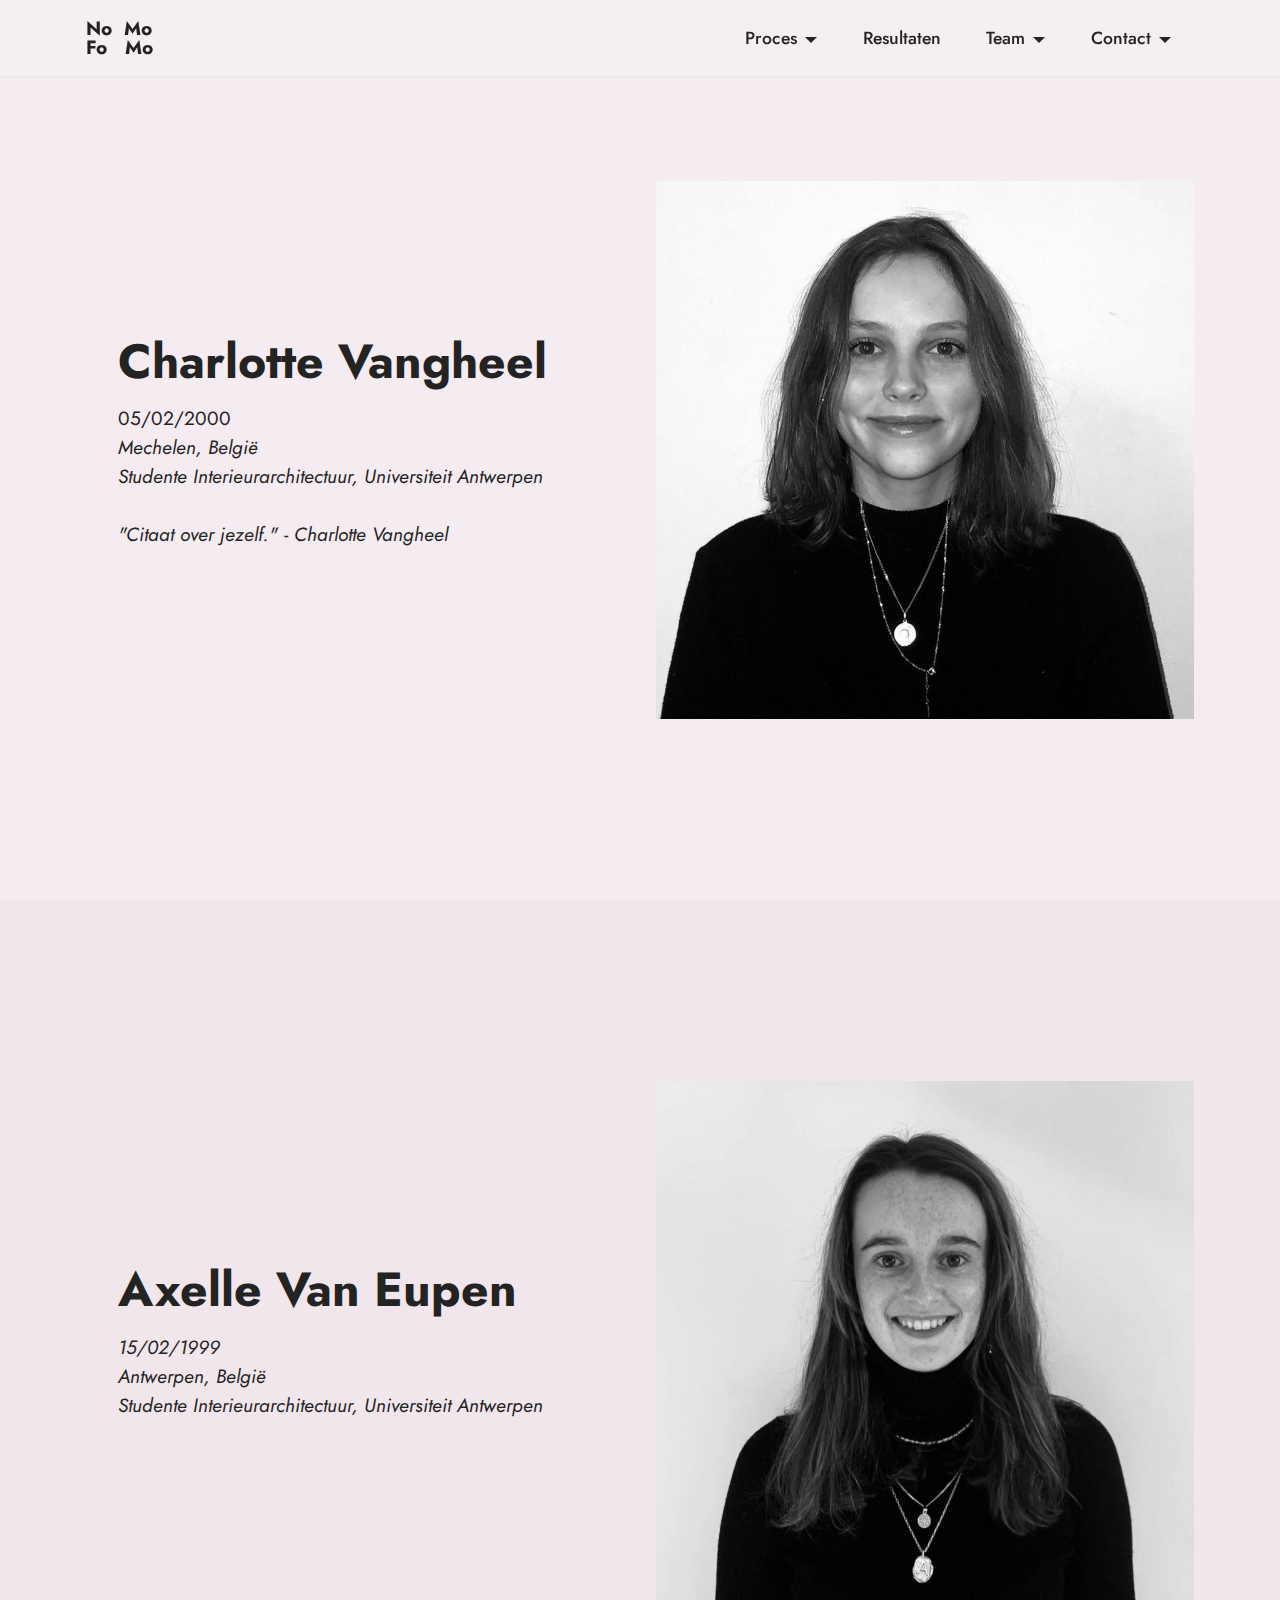
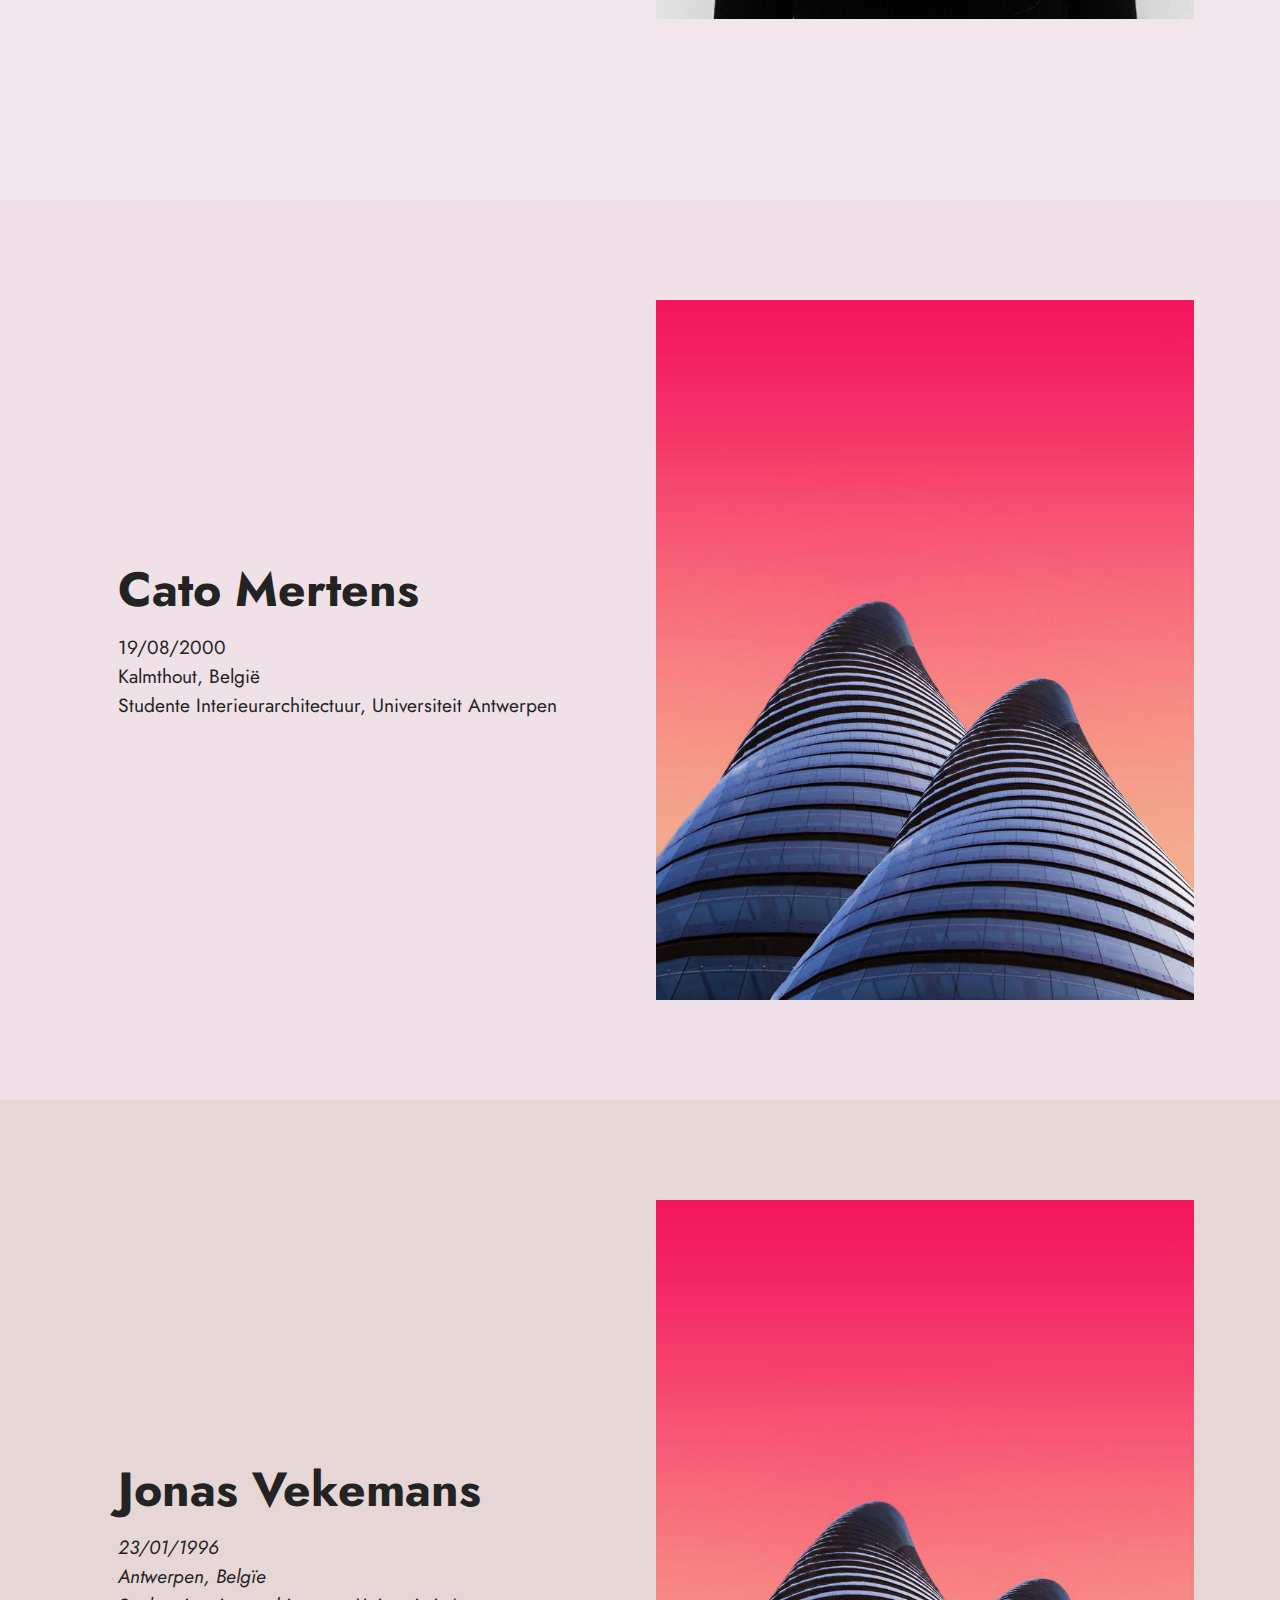
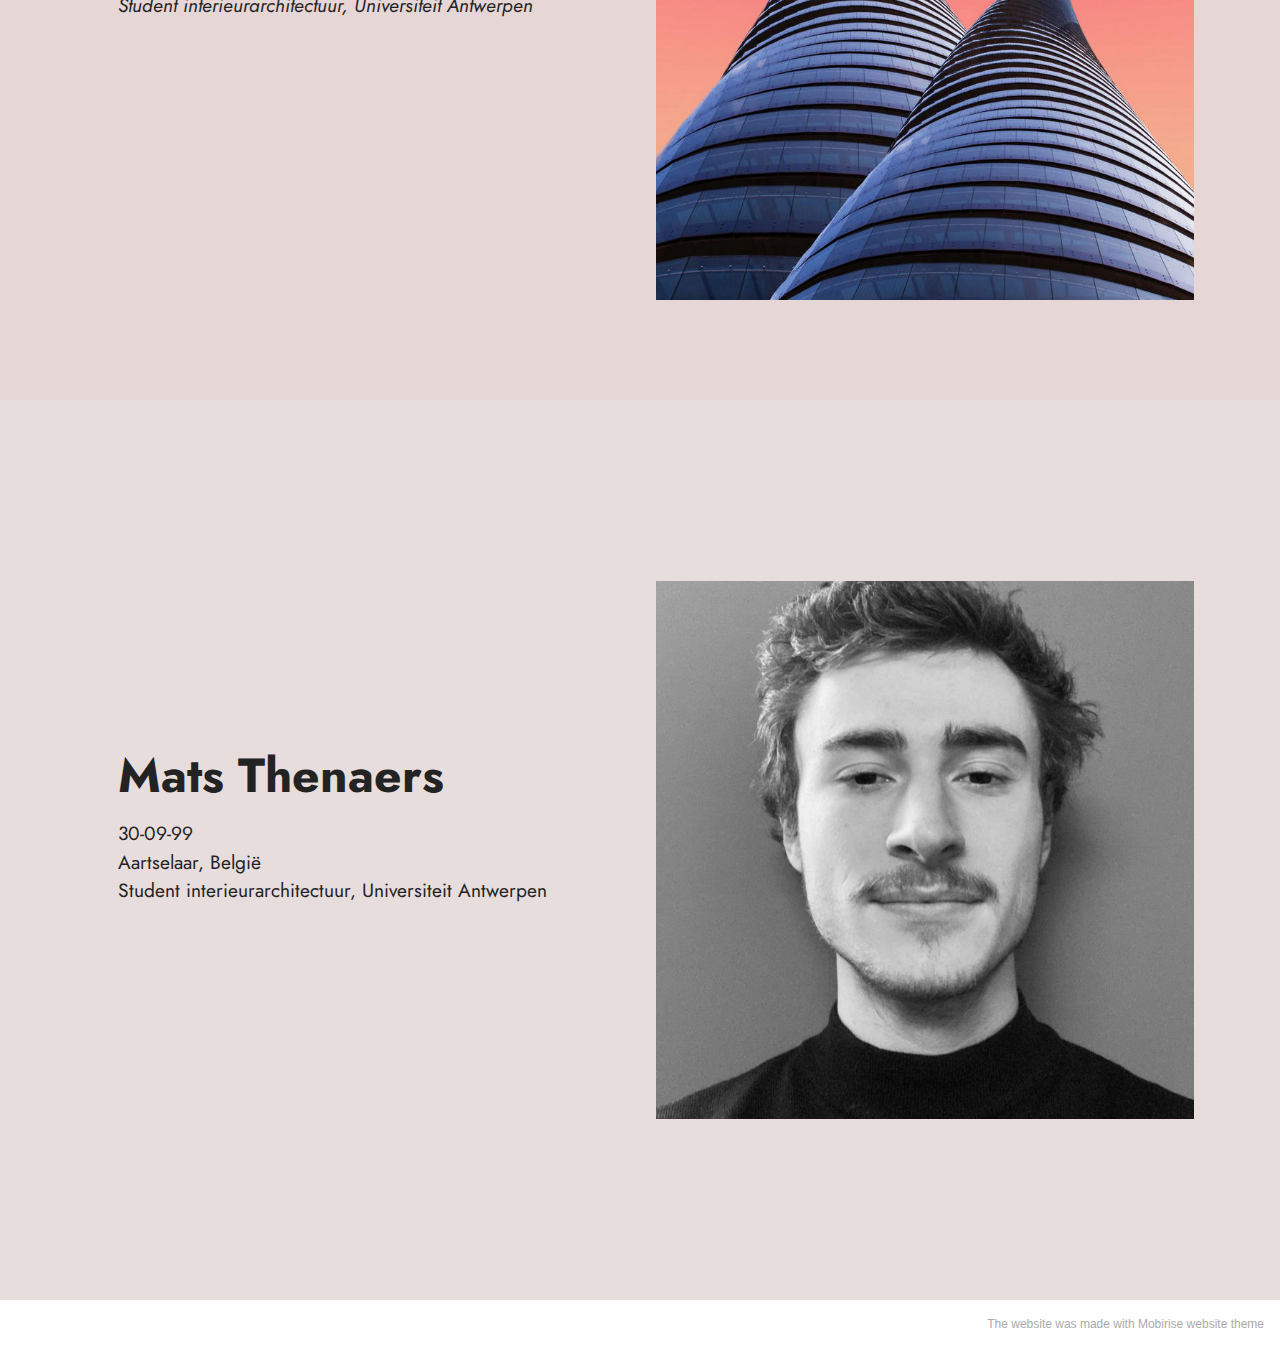
<file: page5.html>
<!DOCTYPE html>
<html  >
<head>
  <!-- Site made with Mobirise Website Builder v5.2.0, https://mobirise.com -->
  <meta charset="UTF-8">
  <meta http-equiv="X-UA-Compatible" content="IE=edge">
  <meta name="generator" content="Mobirise v5.2.0, mobirise.com">
  <meta name="viewport" content="width=device-width, initial-scale=1, minimum-scale=1">
  <link rel="shortcut icon" href="assets/images/logo.png" type="image/x-icon">
  <meta name="description" content="">
  
  
  <title>Teamleden</title>
  <link rel="stylesheet" href="assets/tether/tether.min.css">
  <link rel="stylesheet" href="assets/bootstrap/css/bootstrap.min.css">
  <link rel="stylesheet" href="assets/bootstrap/css/bootstrap-grid.min.css">
  <link rel="stylesheet" href="assets/bootstrap/css/bootstrap-reboot.min.css">
  <link rel="stylesheet" href="assets/dropdown/css/style.css">
  <link rel="stylesheet" href="assets/socicon/css/styles.css">
  <link rel="stylesheet" href="assets/theme/css/style.css">
  <link rel="preload" as="style" href="assets/mobirise/css/mbr-additional.css"><link rel="stylesheet" href="assets/mobirise/css/mbr-additional.css" type="text/css">
  
  
  
  
</head>
<body>
  
  <section class="menu cid-s48OLK6784" once="menu" id="menu1-v">
    
    <nav class="navbar navbar-dropdown navbar-fixed-top navbar-expand-lg">
        <div class="container">
            <div class="navbar-brand">
                
                <span class="navbar-caption-wrap"><a class="navbar-caption text-black text-primary display-7" href="index.html">No&nbsp; Mo<br>Fo&nbsp; &nbsp;Mo</a></span>
            </div>
            <button class="navbar-toggler" type="button" data-toggle="collapse" data-target="#navbarSupportedContent" aria-controls="navbarNavAltMarkup" aria-expanded="false" aria-label="Toggle navigation">
                <div class="hamburger">
                    <span></span>
                    <span></span>
                    <span></span>
                    <span></span>
                </div>
            </button>
            <div class="collapse navbar-collapse" id="navbarSupportedContent">
                <ul class="navbar-nav nav-dropdown nav-right" data-app-modern-menu="true"><li class="nav-item dropdown"><a class="nav-link link text-black text-primary dropdown-toggle display-4" href="#" aria-expanded="false" data-toggle="dropdown-submenu">Proces</a><div class="dropdown-menu"><a class="text-black text-primary dropdown-item display-4" href="page7.html" aria-expanded="true">REFERENTIES</a><a class="text-black text-primary dropdown-item display-4" href="page14.html" aria-expanded="true">MOODBOARDS</a><a class="text-black text-primary dropdown-item display-4" href="#" aria-expanded="true">MINDMAPS</a><a class="text-black text-primary dropdown-item display-4" href="#" aria-expanded="false">BRAINSTORM</a></div></li><li class="nav-item"><a class="nav-link link text-black text-primary display-4" href="page3.html">Resultaten</a></li>
                    <li class="nav-item dropdown"><a class="nav-link link text-black dropdown-toggle display-4" href="#" data-toggle="dropdown-submenu" aria-expanded="false">
                            Team</a><div class="dropdown-menu"><a class="text-black dropdown-item text-primary display-4" href="page5.html" aria-expanded="false">Teamleden</a></div></li><li class="nav-item dropdown"><a class="nav-link link text-black dropdown-toggle display-4" href="#" data-toggle="dropdown-submenu" aria-expanded="false">
                            Contact</a><div class="dropdown-menu"><a class="text-black dropdown-item text-primary display-4" href="page6.html">Locatie</a></div></li></ul>
                
                
            </div>
        </div>
    </nav>

</section>

<section class="header14 cid-shaxN0qMdz mbr-fullscreen" id="header14-x">

    

    

    <div class="container">
        <div class="row justify-content-center align-items-center">
            <div class="col-12 col-md-6 image-wrapper">
                <img src="assets/images/charlotte-1076x1076.jpeg" alt="Mobirise">
            </div>
            <div class="col-12 col-md">
                <div class="text-wrapper">
                    <h1 class="mbr-section-title mbr-fonts-style mb-3 display-2">
                        <strong>Charlotte Vangheel</strong></h1>
                    <p class="mbr-text mbr-fonts-style display-7">05/02/2000
<br><em>Mechelen, België
<br>Studente Interieurarchitectuur, Universiteit Antwerpen</em><br><br><em>"Citaat over jezelf."&nbsp;</em><em>- Charlotte Vangheel</em></p>
                    
                </div>
            </div>
        </div>
    </div>
</section>

<section class="header14 cid-shaxNHITd1 mbr-fullscreen" id="header14-y">

    

    

    <div class="container">
        <div class="row justify-content-center align-items-center">
            <div class="col-12 col-md-6 image-wrapper">
                <img src="assets/images/127278872-671765757035702-3962182083493629264-n-1076x1435.jpeg" alt="Mobirise">
            </div>
            <div class="col-12 col-md">
                <div class="text-wrapper">
                    <h1 class="mbr-section-title mbr-fonts-style mb-3 display-2">
                        <strong>Axelle Van Eupen</strong></h1>
                    <p class="mbr-text mbr-fonts-style display-7"><em>15/02/1999
<br>Antwerpen, België</em><br><em>Studente Interieurarchitectuur, Universiteit Antwerpen<br></em></p>
                    
                </div>
            </div>
        </div>
    </div>
</section>

<section class="header14 cid-shaxOs9WON mbr-fullscreen" id="header14-z">

    

    

    <div class="container">
        <div class="row justify-content-center align-items-center">
            <div class="col-12 col-md-6 image-wrapper">
                <img src="assets/images/2.jpg" alt="Mobirise">
            </div>
            <div class="col-12 col-md">
                <div class="text-wrapper">
                    <h1 class="mbr-section-title mbr-fonts-style mb-3 display-2">
                        <strong>Cato Mertens</strong></h1>
                    <p class="mbr-text mbr-fonts-style display-7">19/08/2000<br>Kalmthout, België 
<br>Studente Interieurarchitectuur, Universiteit Antwerpen<br></p>
                    
                </div>
            </div>
        </div>
    </div>
</section>

<section class="header14 cid-shaxP7UFvF mbr-fullscreen" id="header14-10">

    

    

    <div class="container">
        <div class="row justify-content-center align-items-center">
            <div class="col-12 col-md-6 image-wrapper">
                <img src="assets/images/2.jpg" alt="Mobirise">
            </div>
            <div class="col-12 col-md">
                <div class="text-wrapper">
                    <h1 class="mbr-section-title mbr-fonts-style mb-3 display-2">
                        <strong>Jonas Vekemans</strong></h1>
                    <p class="mbr-text mbr-fonts-style display-7"><em>23/01/1996
<br>Antwerpen, Belgïe<br>Student interieurarchitectuur, Universiteit Antwerpen</em></p>
                    
                </div>
            </div>
        </div>
    </div>
</section>

<section class="header14 cid-shaxPLZrJG mbr-fullscreen" id="header14-11">

    

    

    <div class="container">
        <div class="row justify-content-center align-items-center">
            <div class="col-12 col-md-6 image-wrapper">
                <img src="assets/images/127551271-3911074052260216-7224236603548931389-n-1076x1433.jpeg" alt="Mobirise">
            </div>
            <div class="col-12 col-md">
                <div class="text-wrapper">
                    <h1 class="mbr-section-title mbr-fonts-style mb-3 display-2">
                        <strong>Mats Thenaers</strong></h1>
                    <p class="mbr-text mbr-fonts-style display-7">30-09-99 
<br>Aartselaar, België<br>Student interieurarchitectuur, Universiteit Antwerpen<br><br></p>
                    
                </div>
            </div>
        </div>
    </div>
</section><section style="background-color: #fff; font-family: -apple-system, BlinkMacSystemFont, 'Segoe UI', 'Roboto', 'Helvetica Neue', Arial, sans-serif; color:#aaa; font-size:12px; padding: 0; align-items: center; display: flex;"><a href="https://mobirise.site/c" style="flex: 1 1; height: 3rem; padding-left: 1rem;"></a><p style="flex: 0 0 auto; margin:0; padding-right:1rem;"><a href="https://mobirise.site/q" style="color:#aaa;">The website</a> was made with Mobirise website theme</p></section><script src="assets/web/assets/jquery/jquery.min.js"></script>  <script src="assets/popper/popper.min.js"></script>  <script src="assets/tether/tether.min.js"></script>  <script src="assets/bootstrap/js/bootstrap.min.js"></script>  <script src="assets/smoothscroll/smooth-scroll.js"></script>  <script src="assets/dropdown/js/nav-dropdown.js"></script>  <script src="assets/dropdown/js/navbar-dropdown.js"></script>  <script src="assets/touchswipe/jquery.touch-swipe.min.js"></script>  <script src="assets/theme/js/script.js"></script>  
  
  
</body>
</html>
</file>
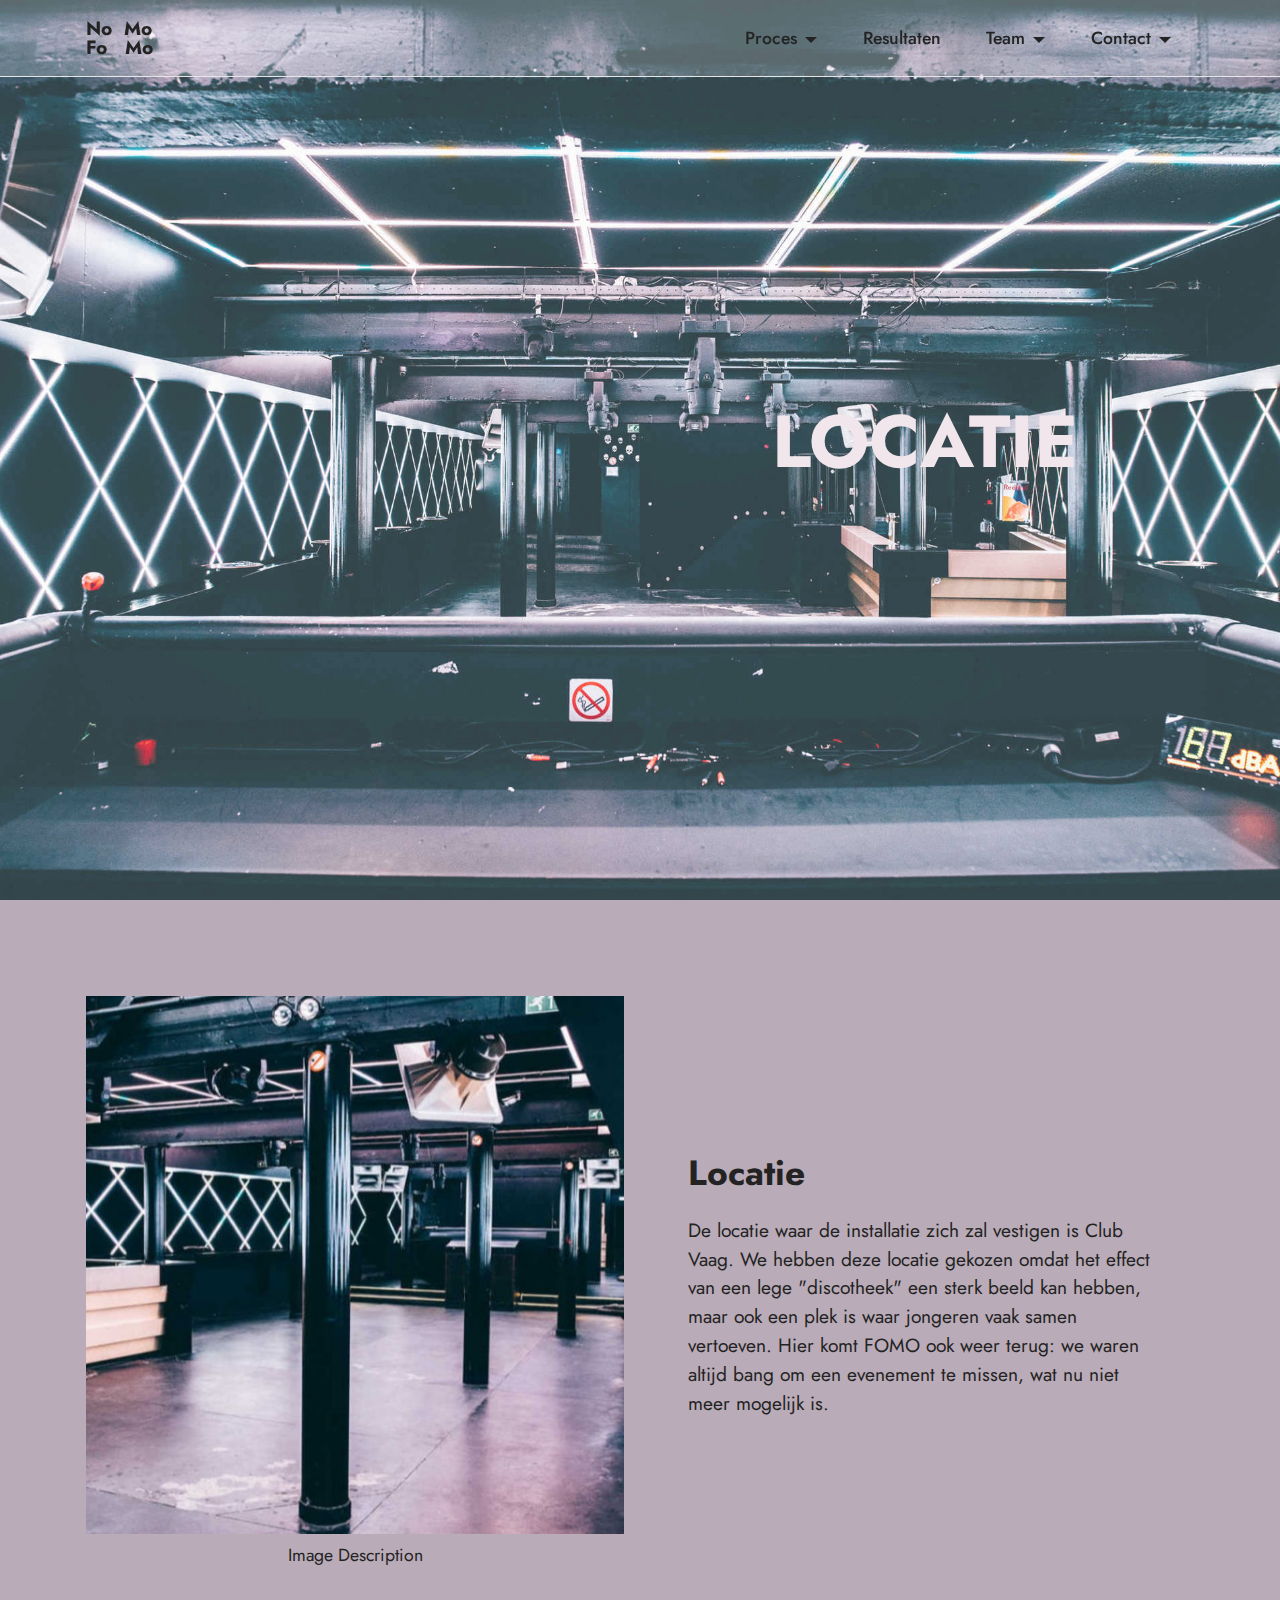
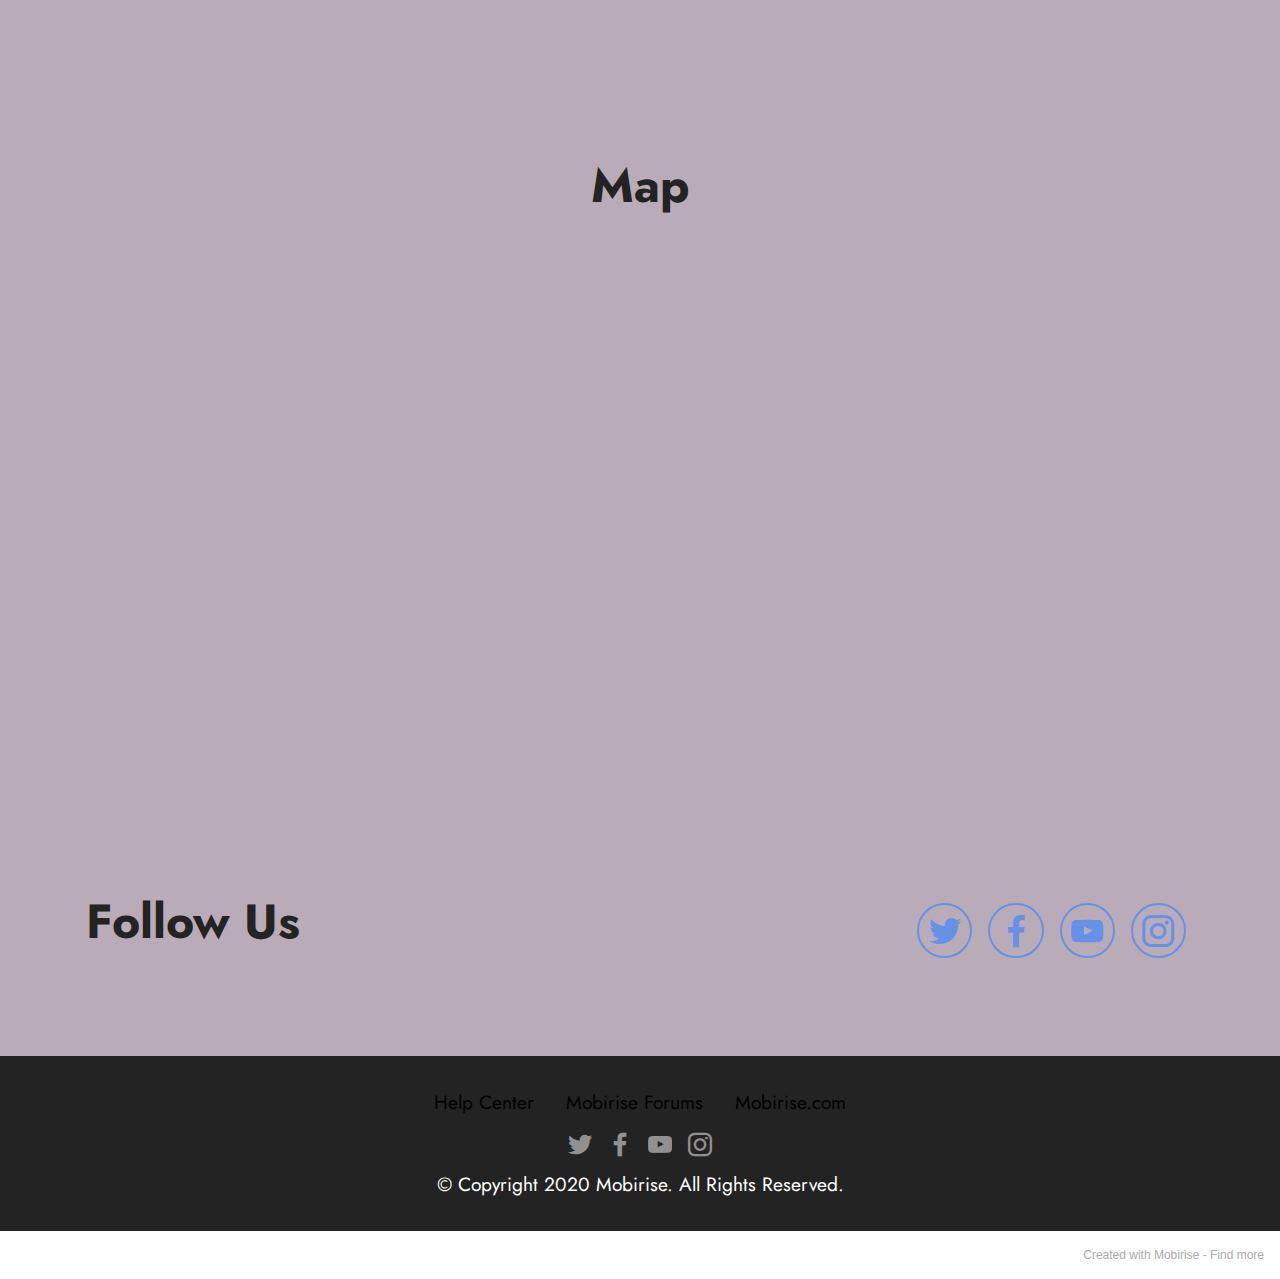
<file: page6.html>
<!DOCTYPE html>
<html  >
<head>
  <!-- Site made with Mobirise Website Builder v5.2.0, https://mobirise.com -->
  <meta charset="UTF-8">
  <meta http-equiv="X-UA-Compatible" content="IE=edge">
  <meta name="generator" content="Mobirise v5.2.0, mobirise.com">
  <meta name="viewport" content="width=device-width, initial-scale=1, minimum-scale=1">
  <link rel="shortcut icon" href="assets/images/logo.png" type="image/x-icon">
  <meta name="description" content="">
  
  
  <title>Locatie</title>
  <link rel="stylesheet" href="assets/tether/tether.min.css">
  <link rel="stylesheet" href="assets/bootstrap/css/bootstrap.min.css">
  <link rel="stylesheet" href="assets/bootstrap/css/bootstrap-grid.min.css">
  <link rel="stylesheet" href="assets/bootstrap/css/bootstrap-reboot.min.css">
  <link rel="stylesheet" href="assets/dropdown/css/style.css">
  <link rel="stylesheet" href="assets/socicon/css/styles.css">
  <link rel="stylesheet" href="assets/theme/css/style.css">
  <link rel="preload" as="style" href="assets/mobirise/css/mbr-additional.css"><link rel="stylesheet" href="assets/mobirise/css/mbr-additional.css" type="text/css">
  
  
  
  
</head>
<body>
  
  <section class="menu cid-s48OLK6784" once="menu" id="menu1-16">
    
    <nav class="navbar navbar-dropdown navbar-fixed-top navbar-expand-lg">
        <div class="container">
            <div class="navbar-brand">
                
                <span class="navbar-caption-wrap"><a class="navbar-caption text-black text-primary display-7" href="index.html">No&nbsp; Mo<br>Fo&nbsp; &nbsp;Mo</a></span>
            </div>
            <button class="navbar-toggler" type="button" data-toggle="collapse" data-target="#navbarSupportedContent" aria-controls="navbarNavAltMarkup" aria-expanded="false" aria-label="Toggle navigation">
                <div class="hamburger">
                    <span></span>
                    <span></span>
                    <span></span>
                    <span></span>
                </div>
            </button>
            <div class="collapse navbar-collapse" id="navbarSupportedContent">
                <ul class="navbar-nav nav-dropdown nav-right" data-app-modern-menu="true"><li class="nav-item dropdown"><a class="nav-link link text-black text-primary dropdown-toggle display-4" href="#" aria-expanded="false" data-toggle="dropdown-submenu">Proces</a><div class="dropdown-menu"><a class="text-black text-primary dropdown-item display-4" href="page7.html" aria-expanded="true">REFERENTIES</a><a class="text-black text-primary dropdown-item display-4" href="page14.html" aria-expanded="true">MOODBOARDS</a><a class="text-black text-primary dropdown-item display-4" href="#" aria-expanded="true">MINDMAPS</a><a class="text-black text-primary dropdown-item display-4" href="#" aria-expanded="false">BRAINSTORM</a></div></li><li class="nav-item"><a class="nav-link link text-black text-primary display-4" href="page3.html">Resultaten</a></li>
                    <li class="nav-item dropdown"><a class="nav-link link text-black dropdown-toggle display-4" href="#" data-toggle="dropdown-submenu" aria-expanded="false">
                            Team</a><div class="dropdown-menu"><a class="text-black dropdown-item text-primary display-4" href="page5.html" aria-expanded="false">Teamleden</a></div></li><li class="nav-item dropdown"><a class="nav-link link text-black dropdown-toggle display-4" href="#" data-toggle="dropdown-submenu" aria-expanded="false">
                            Contact</a><div class="dropdown-menu"><a class="text-black dropdown-item text-primary display-4" href="page6.html">Locatie</a></div></li></ul>
                
                
            </div>
        </div>
    </nav>

</section>

<section class="header3 cid-shPY6FhGHu mbr-fullscreen" id="header3-1x">

    

    <div class="mbr-overlay" style="opacity: 0.2; background-color: rgb(255, 255, 255);"></div>

    <div class="align-center container">
        <div class="row justify-content-end">
            <div class="col-12 col-lg-6">
                <h1 class="mbr-section-title mbr-fonts-style mb-3 display-1"><strong>LOCATIE</strong></h1>
                
                <p class="mbr-text mbr-fonts-style display-7"></p>
                
            </div>
        </div>
    </div>
</section>

<section class="image1 cid-shPWrMZS0i" id="image1-1w">
    

    

    <div class="container">
        <div class="row align-items-center">
            <div class="col-12 col-lg-6">
                <div class="image-wrapper">
                    <img src="assets/images/fca8f7a0-3918-4a27-ac18-df6610c7e771-1076x719.jpeg" alt="Mobirise">
                    <p class="mbr-description mbr-fonts-style pt-2 align-center display-4">
                    Image Description</p>
                </div>
            </div>
            <div class="col-12 col-lg">
                <div class="text-wrapper">
                    <h3 class="mbr-section-title mbr-fonts-style mb-3 display-5">
                        <strong>Locatie</strong></h3>
                    <p class="mbr-text mbr-fonts-style display-7">De locatie waar de installatie zich zal vestigen is Club Vaag. We hebben deze locatie gekozen omdat het effect van een lege "discotheek" een sterk beeld kan hebben, maar ook een plek is waar jongeren vaak samen vertoeven. Hier komt FOMO ook weer terug: we waren altijd bang om een evenement te missen, wat nu niet meer mogelijk is.</p>
                </div>
            </div>
        </div>
    </div>
</section>

<section class="map1 cid-shPWlXacwZ" id="map1-1v">
    
    
    <div class="container">
        <div class="mbr-section-head mb-4">
            <h3 class="mbr-section-title mbr-fonts-style align-center mb-0 display-2">
                <strong>Map</strong>
            </h3>
            
        </div>
        <div class="google-map"><iframe frameborder="0" style="border:0" src="https://www.google.com/maps/embed/v1/place?key=AIzaSyDk89J4FSunMF33ruMVWJaJht_Ro0kvoXs&amp;q=Club Vaag" allowfullscreen=""></iframe></div>
    </div>
</section>

<section class="contacts4 cid-shPWe7QAUZ" id="contacts4-1u">

    

    

    <div class="container">
        <div class="row align-items-center justify-content-center">
            <div class="text-content col-12 col-md-6">
                <h2 class="mbr-section-title mbr-fonts-style display-2">
                    <strong>Follow Us</strong>
                </h2>
                <p class="mbr-text mbr-fonts-style display-7"></p>
            </div>
            <div class="icons d-flex align-items-center col-12 col-md-6 justify-content-end mt-md-0 mt-2 flex-wrap">
                <a href="https://twitter.com/mobirise" target="_blank">
                    <span class="socicon-twitter socicon mbr-iconfont mbr-iconfont-social"></span>
                </a>
                <a href="https://www.facebook.com/pages/Mobirise/1616226671953247" target="_blank">
                    <span class="socicon-facebook socicon mbr-iconfont mbr-iconfont-social"></span>
                </a>
                <a href="https://www.youtube.com/c/mobirise" target="_blank">
                    <span class="socicon-youtube socicon mbr-iconfont mbr-iconfont-social"></span>
                </a>
                <a href="https://instagram.com/mobirise" target="_blank">
                    <span class="socicon-instagram socicon mbr-iconfont mbr-iconfont-social"></span>
                </a>
                
                
                
                
                
                
            </div>
        </div>
    </div>
    
</section>

<section class="footer3 cid-s48P1Icc8J" once="footers" id="footer3-17">

    

    

    <div class="container">
        <div class="media-container-row align-center mbr-white">
            <div class="row row-links">
                <ul class="foot-menu">
                    
                    
                    
                    
                    
                <li class="foot-menu-item mbr-fonts-style display-7"><a href="https://mobirise.com/help/" class="text-success">Help Center</a></li><li class="foot-menu-item mbr-fonts-style display-7"><a href="http://forums.mobirise.com/" class="text-success">Mobirise Forums</a></li><li class="foot-menu-item mbr-fonts-style display-7"><a href="https://mobirise.com/" class="text-success">Mobirise.com</a></li></ul>
            </div>
            <div class="row social-row">
                <div class="social-list align-right pb-2">
                    
                    
                    
                    
                    
                    
                <div class="soc-item">
                        <a href="https://twitter.com/mobirise" target="_blank">
                            <span class="socicon-twitter socicon mbr-iconfont mbr-iconfont-social"></span>
                        </a>
                    </div><div class="soc-item">
                        <a href="https://www.facebook.com/pages/Mobirise/1616226671953247" target="_blank">
                            <span class="socicon-facebook socicon mbr-iconfont mbr-iconfont-social"></span>
                        </a>
                    </div><div class="soc-item">
                        <a href="https://www.youtube.com/c/mobirise" target="_blank">
                            <span class="socicon-youtube socicon mbr-iconfont mbr-iconfont-social"></span>
                        </a>
                    </div><div class="soc-item">
                        <a href="https://instagram.com/mobirise" target="_blank">
                            <span class="mbr-iconfont mbr-iconfont-social socicon-instagram socicon"></span>
                        </a>
                    </div></div>
            </div>
            <div class="row row-copirayt">
                <p class="mbr-text mb-0 mbr-fonts-style mbr-white align-center display-7">
                    © Copyright 2020 Mobirise. All Rights Reserved.
                </p>
            </div>
        </div>
    </div>
</section><section style="background-color: #fff; font-family: -apple-system, BlinkMacSystemFont, 'Segoe UI', 'Roboto', 'Helvetica Neue', Arial, sans-serif; color:#aaa; font-size:12px; padding: 0; align-items: center; display: flex;"><a href="https://mobirise.site/y" style="flex: 1 1; height: 3rem; padding-left: 1rem;"></a><p style="flex: 0 0 auto; margin:0; padding-right:1rem;">Created with Mobirise - <a href="https://mobirise.site/k" style="color:#aaa;">Find more</a></p></section><script src="assets/web/assets/jquery/jquery.min.js"></script>  <script src="assets/popper/popper.min.js"></script>  <script src="assets/tether/tether.min.js"></script>  <script src="assets/bootstrap/js/bootstrap.min.js"></script>  <script src="assets/smoothscroll/smooth-scroll.js"></script>  <script src="assets/dropdown/js/nav-dropdown.js"></script>  <script src="assets/dropdown/js/navbar-dropdown.js"></script>  <script src="assets/touchswipe/jquery.touch-swipe.min.js"></script>  <script src="assets/sociallikes/social-likes.js"></script>  <script src="assets/theme/js/script.js"></script>  
  
  
</body>
</html>
</file>
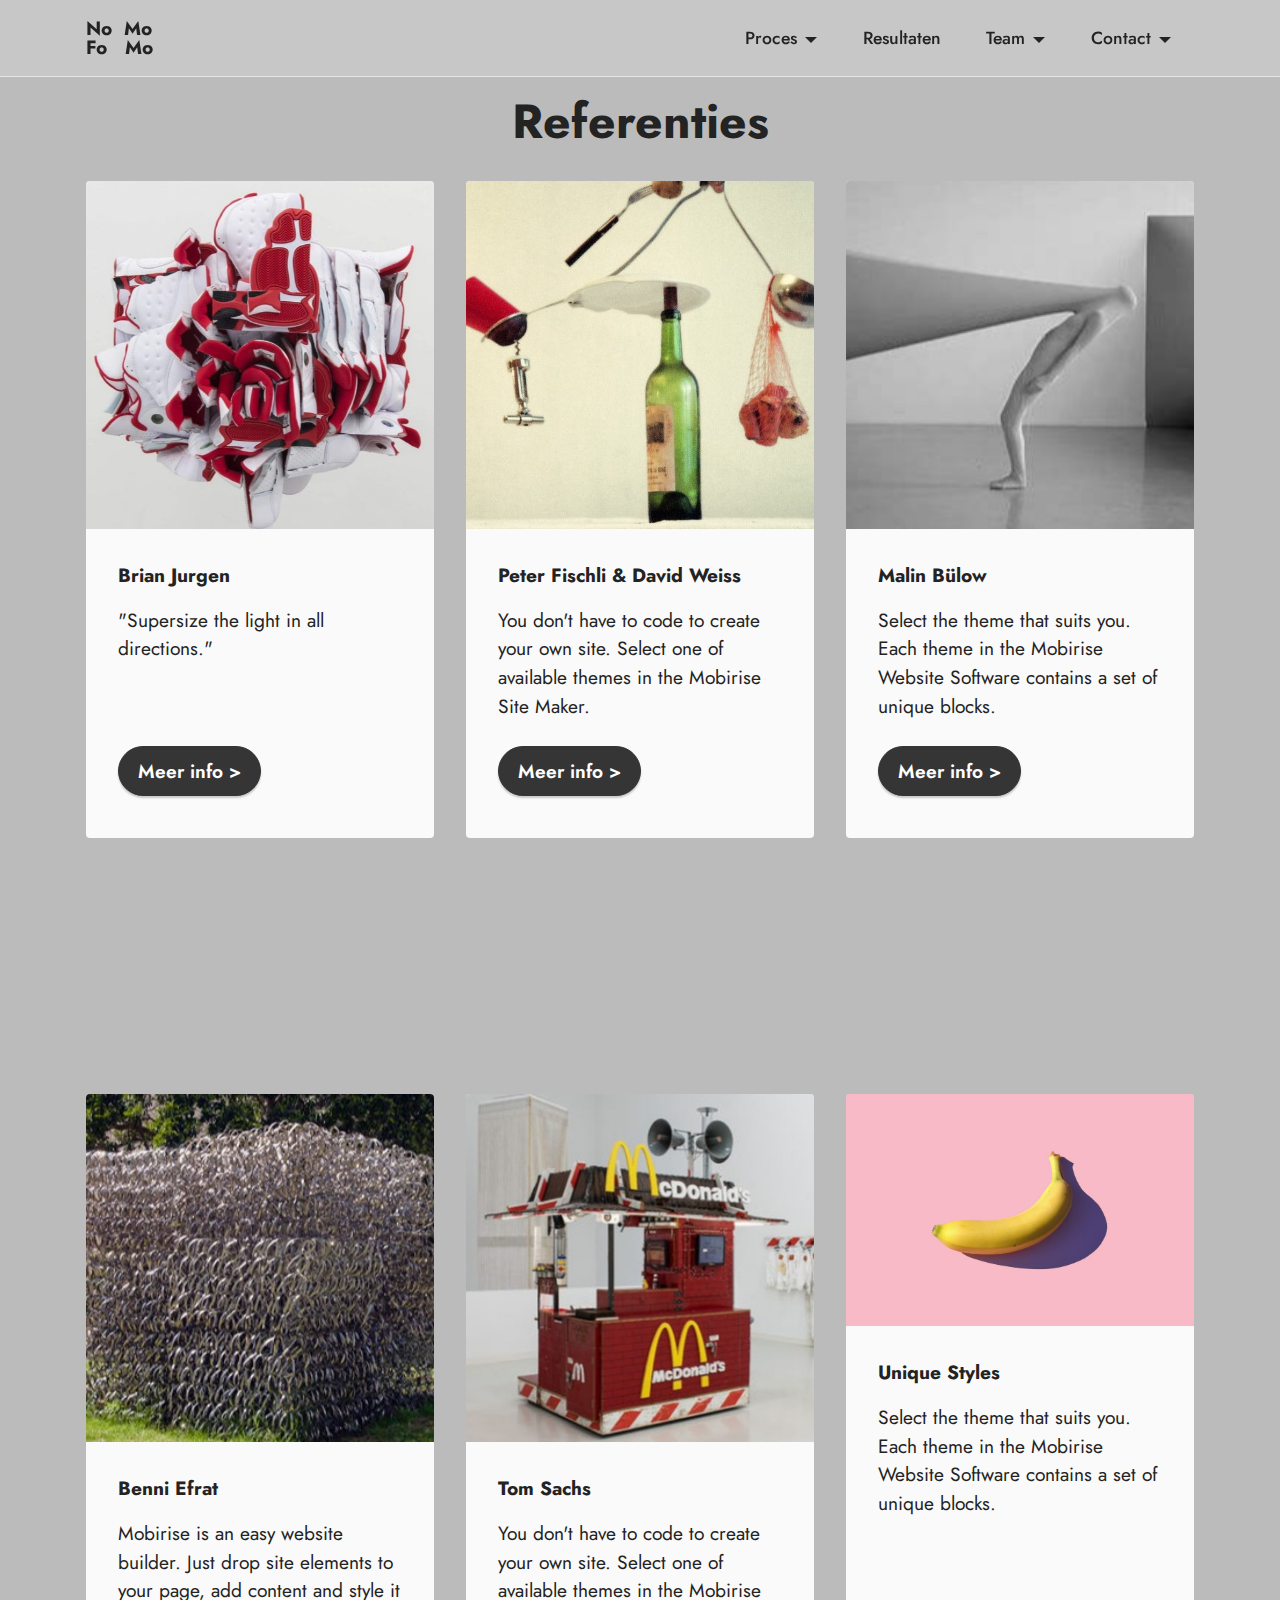
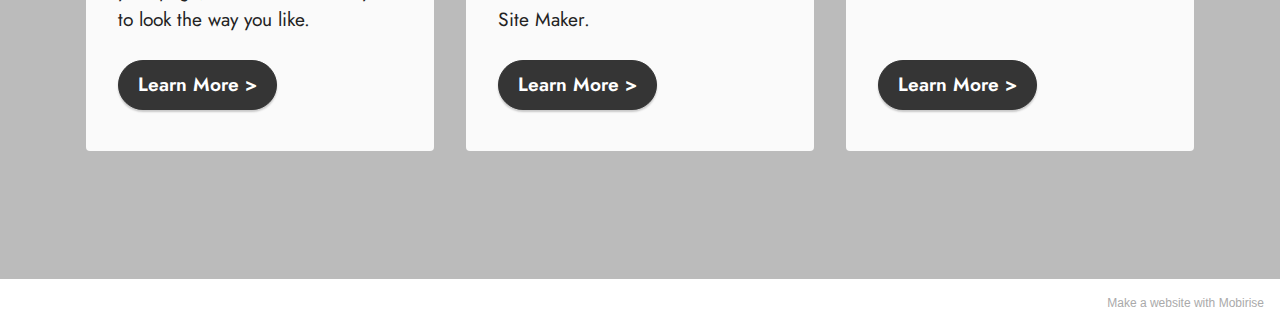
<file: page7.html>
<!DOCTYPE html>
<html  >
<head>
  <!-- Site made with Mobirise Website Builder v5.2.0, https://mobirise.com -->
  <meta charset="UTF-8">
  <meta http-equiv="X-UA-Compatible" content="IE=edge">
  <meta name="generator" content="Mobirise v5.2.0, mobirise.com">
  <meta name="viewport" content="width=device-width, initial-scale=1, minimum-scale=1">
  <link rel="shortcut icon" href="assets/images/logo.png" type="image/x-icon">
  <meta name="description" content="">
  
  
  <title>referenties</title>
  <link rel="stylesheet" href="assets/tether/tether.min.css">
  <link rel="stylesheet" href="assets/bootstrap/css/bootstrap.min.css">
  <link rel="stylesheet" href="assets/bootstrap/css/bootstrap-grid.min.css">
  <link rel="stylesheet" href="assets/bootstrap/css/bootstrap-reboot.min.css">
  <link rel="stylesheet" href="assets/dropdown/css/style.css">
  <link rel="stylesheet" href="assets/socicon/css/styles.css">
  <link rel="stylesheet" href="assets/theme/css/style.css">
  <link rel="preload" as="style" href="assets/mobirise/css/mbr-additional.css"><link rel="stylesheet" href="assets/mobirise/css/mbr-additional.css" type="text/css">
  
  
  
  
</head>
<body>
  
  <section class="menu cid-s48OLK6784" once="menu" id="menu1-1d">
    
    <nav class="navbar navbar-dropdown navbar-fixed-top navbar-expand-lg">
        <div class="container">
            <div class="navbar-brand">
                
                <span class="navbar-caption-wrap"><a class="navbar-caption text-black text-primary display-7" href="index.html">No&nbsp; Mo<br>Fo&nbsp; &nbsp;Mo</a></span>
            </div>
            <button class="navbar-toggler" type="button" data-toggle="collapse" data-target="#navbarSupportedContent" aria-controls="navbarNavAltMarkup" aria-expanded="false" aria-label="Toggle navigation">
                <div class="hamburger">
                    <span></span>
                    <span></span>
                    <span></span>
                    <span></span>
                </div>
            </button>
            <div class="collapse navbar-collapse" id="navbarSupportedContent">
                <ul class="navbar-nav nav-dropdown nav-right" data-app-modern-menu="true"><li class="nav-item dropdown"><a class="nav-link link text-black text-primary dropdown-toggle display-4" href="#" aria-expanded="false" data-toggle="dropdown-submenu">Proces</a><div class="dropdown-menu"><a class="text-black text-primary dropdown-item display-4" href="page7.html" aria-expanded="true">REFERENTIES</a><a class="text-black text-primary dropdown-item display-4" href="page14.html" aria-expanded="true">MOODBOARDS</a><a class="text-black text-primary dropdown-item display-4" href="#" aria-expanded="true">MINDMAPS</a><a class="text-black text-primary dropdown-item display-4" href="#" aria-expanded="false">BRAINSTORM</a></div></li><li class="nav-item"><a class="nav-link link text-black text-primary display-4" href="page3.html">Resultaten</a></li>
                    <li class="nav-item dropdown"><a class="nav-link link text-black dropdown-toggle display-4" href="#" data-toggle="dropdown-submenu" aria-expanded="false">
                            Team</a><div class="dropdown-menu"><a class="text-black dropdown-item text-primary display-4" href="page5.html" aria-expanded="false">Teamleden</a></div></li><li class="nav-item dropdown"><a class="nav-link link text-black dropdown-toggle display-4" href="#" data-toggle="dropdown-submenu" aria-expanded="false">
                            Contact</a><div class="dropdown-menu"><a class="text-black dropdown-item text-primary display-4" href="page6.html">Locatie</a></div></li></ul>
                
                
            </div>
        </div>
    </nav>

</section>

<section class="features3 cid-shsClTKpdh" id="features3-1e">
    
    
    <div class="container">
        <div class="mbr-section-head">
            <h4 class="mbr-section-title mbr-fonts-style align-center mb-0 display-2">
                <strong>Referenties</strong></h4>
            
        </div>
        <div class="row mt-4">
            <div class="item features-image сol-12 col-md-6 col-lg-4">
                <div class="item-wrapper">
                    <div class="item-img">
                        <img src="assets/images/brianjurgen-695x1042.jpeg" alt="">
                    </div>
                    <div class="item-content">
                        <h5 class="item-title mbr-fonts-style display-7"><strong>Brian Jurgen</strong></h5>
                        
                        <p class="mbr-text mbr-fonts-style mt-3 display-7">"Supersize the light in all directions."</p>
                    </div>
                    <div class="mbr-section-btn item-footer mt-2"><a href="page8.html" class="btn btn-primary item-btn display-7" target="_blank">Meer info &gt;</a></div>
                </div>
            </div>
            <div class="item features-image сol-12 col-md-6 col-lg-4">
                <div class="item-wrapper">
                    <div class="item-img">
                        <img src="assets/images/fig11-1-640x960.jpeg" alt="">
                    </div>
                    <div class="item-content">
                        <h5 class="item-title mbr-fonts-style display-7"><strong>Peter Fischli &amp; David Weiss</strong></h5>
                        
                        <p class="mbr-text mbr-fonts-style mt-3 display-7">You don't have to code to create your own
                            site. Select one of available themes in the Mobirise Site Maker.</p>
                    </div>
                    <div class="mbr-section-btn item-footer mt-2"><a href="" class="btn btn-primary item-btn display-7" target="_blank">Meer info &gt;</a></div>
                </div>
            </div>
            <div class="item features-image сol-12 col-md-6 col-lg-4">
                <div class="item-wrapper">
                    <div class="item-img">
                        <img src="assets/images/oip-444x295.jpeg" alt="">
                    </div>
                    <div class="item-content">
                        <h5 class="item-title mbr-fonts-style display-7"><strong>Malin Bülow</strong></h5>
                        
                        <p class="mbr-text mbr-fonts-style mt-3 display-7">Select the theme that suits you. Each theme
                            in the Mobirise Website Software contains a set of unique blocks.<br></p>
                    </div>
                    <div class="mbr-section-btn item-footer mt-2"><a href="" class="btn btn-primary item-btn display-7" target="_blank">Meer info &gt;</a></div>
                </div>
            </div>
        </div>
    </div>
</section>

<section class="features3 cid-shsCmv5j08" id="features3-1f">
    
    
    <div class="container">
        <div class="mbr-section-head">
            <h4 class="mbr-section-title mbr-fonts-style align-center mb-0 display-2"></h4>
            
        </div>
        <div class="row mt-4">
            <div class="item features-image сol-12 col-md-6 col-lg-4">
                <div class="item-wrapper">
                    <div class="item-img">
                        <img src="assets/images/charlotte2-1-510x375.jpeg" alt="">
                    </div>
                    <div class="item-content">
                        <h5 class="item-title mbr-fonts-style display-7"><strong>Benni Efrat</strong></h5>
                        
                        <p class="mbr-text mbr-fonts-style mt-3 display-7">Mobirise is an easy website builder. Just
                            drop site elements to your page, add content and style it to look the way you like.</p>
                    </div>
                    <div class="mbr-section-btn item-footer mt-2"><a href="" class="btn btn-primary item-btn display-7" target="_blank">Learn More
                            &gt;</a></div>
                </div>
            </div>
            <div class="item features-image сol-12 col-md-6 col-lg-4">
                <div class="item-wrapper">
                    <div class="item-img">
                        <img src="assets/images/tom-sachs-timeline-installation-germany-feature-695x417.jpeg" alt="">
                    </div>
                    <div class="item-content">
                        <h5 class="item-title mbr-fonts-style display-7"><strong>Tom Sachs</strong></h5>
                        
                        <p class="mbr-text mbr-fonts-style mt-3 display-7">You don't have to code to create your own
                            site. Select one of available themes in the Mobirise Site Maker.</p>
                    </div>
                    <div class="mbr-section-btn item-footer mt-2"><a href="" class="btn btn-primary item-btn display-7" target="_blank">Learn More
                            &gt;</a></div>
                </div>
            </div>
            <div class="item features-image сol-12 col-md-6 col-lg-4">
                <div class="item-wrapper">
                    <div class="item-img">
                        <img src="assets/images/features3.jpg">
                    </div>
                    <div class="item-content">
                        <h5 class="item-title mbr-fonts-style display-7"><strong>Unique Styles</strong></h5>
                        
                        <p class="mbr-text mbr-fonts-style mt-3 display-7">Select the theme that suits you. Each theme
                            in the Mobirise Website Software contains a set of unique blocks.<br></p>
                    </div>
                    <div class="mbr-section-btn item-footer mt-2"><a href="" class="btn btn-primary item-btn display-7" target="_blank">Learn More
                            &gt;</a></div>
                </div>
            </div>
        </div>
    </div>
</section><section style="background-color: #fff; font-family: -apple-system, BlinkMacSystemFont, 'Segoe UI', 'Roboto', 'Helvetica Neue', Arial, sans-serif; color:#aaa; font-size:12px; padding: 0; align-items: center; display: flex;"><a href="https://mobirise.site/u" style="flex: 1 1; height: 3rem; padding-left: 1rem;"></a><p style="flex: 0 0 auto; margin:0; padding-right:1rem;">Make a website with <a href="https://mobirise.site/z" style="color:#aaa;">Mobirise</a></p></section><script src="assets/web/assets/jquery/jquery.min.js"></script>  <script src="assets/popper/popper.min.js"></script>  <script src="assets/tether/tether.min.js"></script>  <script src="assets/bootstrap/js/bootstrap.min.js"></script>  <script src="assets/smoothscroll/smooth-scroll.js"></script>  <script src="assets/dropdown/js/nav-dropdown.js"></script>  <script src="assets/dropdown/js/navbar-dropdown.js"></script>  <script src="assets/touchswipe/jquery.touch-swipe.min.js"></script>  <script src="assets/theme/js/script.js"></script>  
  
  
</body>
</html>
</file>
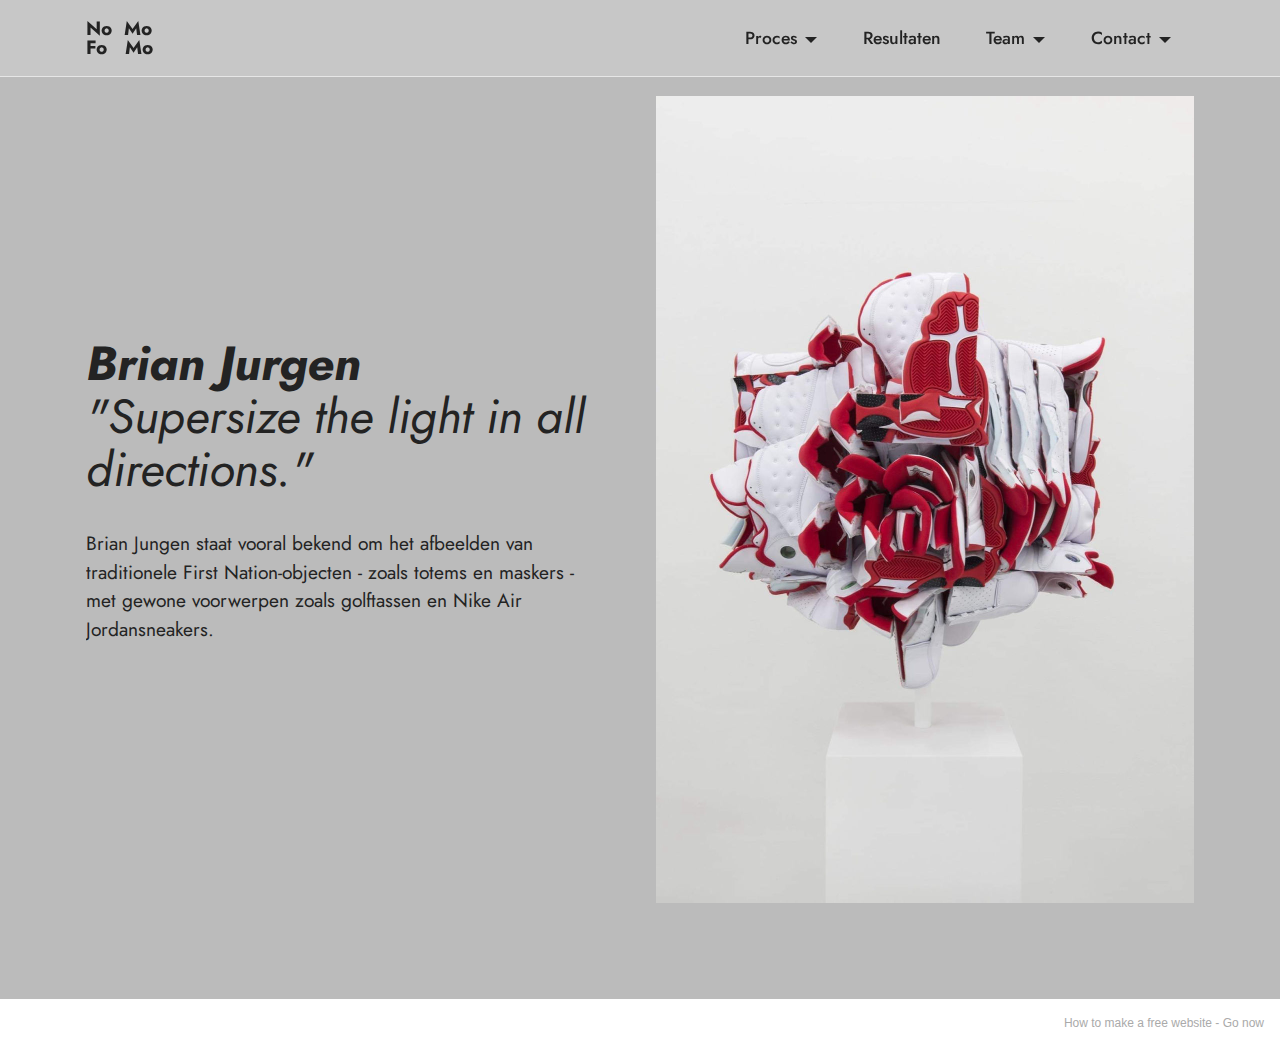
<file: page8.html>
<!DOCTYPE html>
<html  >
<head>
  <!-- Site made with Mobirise Website Builder v5.2.0, https://mobirise.com -->
  <meta charset="UTF-8">
  <meta http-equiv="X-UA-Compatible" content="IE=edge">
  <meta name="generator" content="Mobirise v5.2.0, mobirise.com">
  <meta name="viewport" content="width=device-width, initial-scale=1, minimum-scale=1">
  <link rel="shortcut icon" href="assets/images/logo.png" type="image/x-icon">
  <meta name="description" content="">
  
  
  <title>brian jurgen</title>
  <link rel="stylesheet" href="assets/web/assets/mobirise-icons2/mobirise2.css">
  <link rel="stylesheet" href="assets/tether/tether.min.css">
  <link rel="stylesheet" href="assets/bootstrap/css/bootstrap.min.css">
  <link rel="stylesheet" href="assets/bootstrap/css/bootstrap-grid.min.css">
  <link rel="stylesheet" href="assets/bootstrap/css/bootstrap-reboot.min.css">
  <link rel="stylesheet" href="assets/dropdown/css/style.css">
  <link rel="stylesheet" href="assets/socicon/css/styles.css">
  <link rel="stylesheet" href="assets/theme/css/style.css">
  <link rel="preload" as="style" href="assets/mobirise/css/mbr-additional.css"><link rel="stylesheet" href="assets/mobirise/css/mbr-additional.css" type="text/css">
  
  
  
  
</head>
<body>
  
  <section class="menu cid-s48OLK6784" once="menu" id="menu1-1g">
    
    <nav class="navbar navbar-dropdown navbar-fixed-top navbar-expand-lg">
        <div class="container">
            <div class="navbar-brand">
                
                <span class="navbar-caption-wrap"><a class="navbar-caption text-black text-primary display-7" href="index.html">No&nbsp; Mo<br>Fo&nbsp; &nbsp;Mo</a></span>
            </div>
            <button class="navbar-toggler" type="button" data-toggle="collapse" data-target="#navbarSupportedContent" aria-controls="navbarNavAltMarkup" aria-expanded="false" aria-label="Toggle navigation">
                <div class="hamburger">
                    <span></span>
                    <span></span>
                    <span></span>
                    <span></span>
                </div>
            </button>
            <div class="collapse navbar-collapse" id="navbarSupportedContent">
                <ul class="navbar-nav nav-dropdown nav-right" data-app-modern-menu="true"><li class="nav-item dropdown"><a class="nav-link link text-black text-primary dropdown-toggle display-4" href="#" aria-expanded="false" data-toggle="dropdown-submenu">Proces</a><div class="dropdown-menu"><a class="text-black text-primary dropdown-item display-4" href="page7.html" aria-expanded="true">REFERENTIES</a><a class="text-black text-primary dropdown-item display-4" href="page14.html" aria-expanded="true">MOODBOARDS</a><a class="text-black text-primary dropdown-item display-4" href="#" aria-expanded="true">MINDMAPS</a><a class="text-black text-primary dropdown-item display-4" href="#" aria-expanded="false">BRAINSTORM</a></div></li><li class="nav-item"><a class="nav-link link text-black text-primary display-4" href="page3.html">Resultaten</a></li>
                    <li class="nav-item dropdown"><a class="nav-link link text-black dropdown-toggle display-4" href="#" data-toggle="dropdown-submenu" aria-expanded="false">
                            Team</a><div class="dropdown-menu"><a class="text-black dropdown-item text-primary display-4" href="page5.html" aria-expanded="false">Teamleden</a></div></li><li class="nav-item dropdown"><a class="nav-link link text-black dropdown-toggle display-4" href="#" data-toggle="dropdown-submenu" aria-expanded="false">
                            Contact</a><div class="dropdown-menu"><a class="text-black dropdown-item text-primary display-4" href="page6.html">Locatie</a></div></li></ul>
                
                
            </div>
        </div>
    </nav>

</section>

<section class="features18 cid-shsDUqhTza" id="features19-1h">

    

    
    <div class="container">
        <div class="row justify-content-center">
            <div class="card col-12 col-lg">
                <div class="card-wrapper">
                    <h6 class="card-title mbr-fonts-style mb-4 display-2">
                        <strong><em>Brian Jurgen</em></strong><br><em>"Supersize the light in all directions."</em></h6>
                    <p class="mbr-text mbr-fonts-style display-7">Brian Jungen staat vooral bekend om het afbeelden van traditionele First Nation-objecten - zoals totems en maskers - met gewone voorwerpen zoals golftassen en Nike Air Jordansneakers.</p>
                    
                </div>
            </div>
            <div class="col-12 col-lg-6">
                <div class="image-wrapper">
                    <img src="assets/images/brianjurgen-1076x1613.jpg" alt="Mobirise">
                </div>
            </div>
        </div>
    </div>
</section><section style="background-color: #fff; font-family: -apple-system, BlinkMacSystemFont, 'Segoe UI', 'Roboto', 'Helvetica Neue', Arial, sans-serif; color:#aaa; font-size:12px; padding: 0; align-items: center; display: flex;"><a href="https://mobirise.site/l" style="flex: 1 1; height: 3rem; padding-left: 1rem;"></a><p style="flex: 0 0 auto; margin:0; padding-right:1rem;">How to make a free website - <a href="https://mobirise.site/x" style="color:#aaa;">Go now</a></p></section><script src="assets/web/assets/jquery/jquery.min.js"></script>  <script src="assets/popper/popper.min.js"></script>  <script src="assets/tether/tether.min.js"></script>  <script src="assets/bootstrap/js/bootstrap.min.js"></script>  <script src="assets/smoothscroll/smooth-scroll.js"></script>  <script src="assets/dropdown/js/nav-dropdown.js"></script>  <script src="assets/dropdown/js/navbar-dropdown.js"></script>  <script src="assets/touchswipe/jquery.touch-swipe.min.js"></script>  <script src="assets/theme/js/script.js"></script>  
  
  
</body>
</html>
</file>
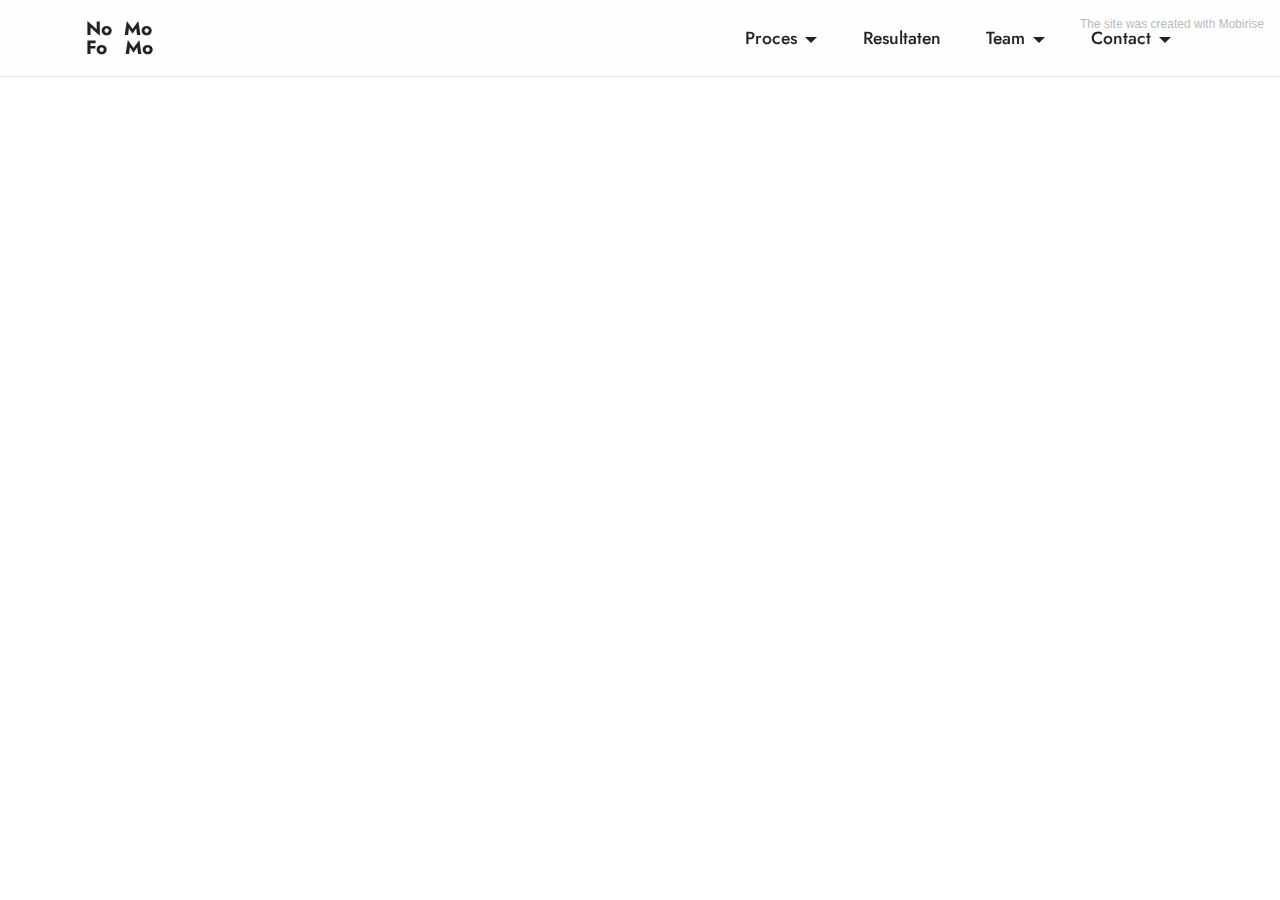
<file: page9.html>
<!DOCTYPE html>
<html  >
<head>
  <!-- Site made with Mobirise Website Builder v5.2.0, https://mobirise.com -->
  <meta charset="UTF-8">
  <meta http-equiv="X-UA-Compatible" content="IE=edge">
  <meta name="generator" content="Mobirise v5.2.0, mobirise.com">
  <meta name="viewport" content="width=device-width, initial-scale=1, minimum-scale=1">
  <link rel="shortcut icon" href="assets/images/logo.png" type="image/x-icon">
  <meta name="description" content="">
  
  
  <title>peter fischli</title>
  <link rel="stylesheet" href="assets/tether/tether.min.css">
  <link rel="stylesheet" href="assets/bootstrap/css/bootstrap.min.css">
  <link rel="stylesheet" href="assets/bootstrap/css/bootstrap-grid.min.css">
  <link rel="stylesheet" href="assets/bootstrap/css/bootstrap-reboot.min.css">
  <link rel="stylesheet" href="assets/dropdown/css/style.css">
  <link rel="stylesheet" href="assets/socicon/css/styles.css">
  <link rel="stylesheet" href="assets/theme/css/style.css">
  <link rel="preload" as="style" href="assets/mobirise/css/mbr-additional.css"><link rel="stylesheet" href="assets/mobirise/css/mbr-additional.css" type="text/css">
  
  
  
  
</head>
<body>
  
  <section class="menu cid-s48OLK6784" once="menu" id="menu1-1i">
    
    <nav class="navbar navbar-dropdown navbar-fixed-top navbar-expand-lg">
        <div class="container">
            <div class="navbar-brand">
                
                <span class="navbar-caption-wrap"><a class="navbar-caption text-black text-primary display-7" href="index.html">No&nbsp; Mo<br>Fo&nbsp; &nbsp;Mo</a></span>
            </div>
            <button class="navbar-toggler" type="button" data-toggle="collapse" data-target="#navbarSupportedContent" aria-controls="navbarNavAltMarkup" aria-expanded="false" aria-label="Toggle navigation">
                <div class="hamburger">
                    <span></span>
                    <span></span>
                    <span></span>
                    <span></span>
                </div>
            </button>
            <div class="collapse navbar-collapse" id="navbarSupportedContent">
                <ul class="navbar-nav nav-dropdown nav-right" data-app-modern-menu="true"><li class="nav-item dropdown"><a class="nav-link link text-black text-primary dropdown-toggle display-4" href="#" aria-expanded="false" data-toggle="dropdown-submenu">Proces</a><div class="dropdown-menu"><a class="text-black text-primary dropdown-item display-4" href="page7.html" aria-expanded="true">REFERENTIES</a><a class="text-black text-primary dropdown-item display-4" href="page14.html" aria-expanded="true">MOODBOARDS</a><a class="text-black text-primary dropdown-item display-4" href="#" aria-expanded="true">MINDMAPS</a><a class="text-black text-primary dropdown-item display-4" href="#" aria-expanded="false">BRAINSTORM</a></div></li><li class="nav-item"><a class="nav-link link text-black text-primary display-4" href="page3.html">Resultaten</a></li>
                    <li class="nav-item dropdown"><a class="nav-link link text-black dropdown-toggle display-4" href="#" data-toggle="dropdown-submenu" aria-expanded="false">
                            Team</a><div class="dropdown-menu"><a class="text-black dropdown-item text-primary display-4" href="page5.html" aria-expanded="false">Teamleden</a></div></li><li class="nav-item dropdown"><a class="nav-link link text-black dropdown-toggle display-4" href="#" data-toggle="dropdown-submenu" aria-expanded="false">
                            Contact</a><div class="dropdown-menu"><a class="text-black dropdown-item text-primary display-4" href="page6.html">Locatie</a></div></li></ul>
                
                
            </div>
        </div>
    </nav>

</section><section style="background-color: #fff; font-family: -apple-system, BlinkMacSystemFont, 'Segoe UI', 'Roboto', 'Helvetica Neue', Arial, sans-serif; color:#aaa; font-size:12px; padding: 0; align-items: center; display: flex;"><a href="https://mobirise.site/j" style="flex: 1 1; height: 3rem; padding-left: 1rem;"></a><p style="flex: 0 0 auto; margin:0; padding-right:1rem;"><a href="https://mobirise.site/d" style="color:#aaa;">The site</a> was created with Mobirise</p></section><script src="assets/web/assets/jquery/jquery.min.js"></script>  <script src="assets/popper/popper.min.js"></script>  <script src="assets/tether/tether.min.js"></script>  <script src="assets/bootstrap/js/bootstrap.min.js"></script>  <script src="assets/smoothscroll/smooth-scroll.js"></script>  <script src="assets/dropdown/js/nav-dropdown.js"></script>  <script src="assets/dropdown/js/navbar-dropdown.js"></script>  <script src="assets/touchswipe/jquery.touch-swipe.min.js"></script>  <script src="assets/theme/js/script.js"></script>  
  
  
</body>
</html>
</file>
<file: assets/dropdown/css/style.css>
.navbar-dropdown {
  left: 0;
  padding: 0;
  position: absolute;
  right: 0;
  top: 0;
  transition: all 0.45s ease;
  z-index: 1030;
  background: #282828; }
  .navbar-dropdown .navbar-logo {
    margin-right: 0.8rem;
    transition: margin 0.3s ease-in-out;
    vertical-align: middle; }
    .navbar-dropdown .navbar-logo img {
      height: 3.125rem;
      transition: all 0.3s ease-in-out; }
    .navbar-dropdown .navbar-logo.mbr-iconfont {
      font-size: 3.125rem;
      line-height: 3.125rem; }
  .navbar-dropdown .navbar-caption {
    font-weight: 700;
    white-space: normal;
    vertical-align: -4px;
    line-height: 3.125rem !important; }
    .navbar-dropdown .navbar-caption, .navbar-dropdown .navbar-caption:hover {
      color: inherit;
      text-decoration: none; }
  .navbar-dropdown .mbr-iconfont + .navbar-caption {
    vertical-align: -1px; }
  .navbar-dropdown.navbar-fixed-top {
    position: fixed; }
  .navbar-dropdown .navbar-brand span {
    vertical-align: -4px; }
  .navbar-dropdown.bg-color.transparent {
    background: none; }
  .navbar-dropdown.navbar-short .navbar-brand {
    padding: 0.625rem 0; }
    .navbar-dropdown.navbar-short .navbar-brand span {
      vertical-align: -1px; }
  .navbar-dropdown.navbar-short .navbar-caption {
    line-height: 2.375rem !important;
    vertical-align: -2px; }
  .navbar-dropdown.navbar-short .navbar-logo {
    margin-right: 0.5rem; }
    .navbar-dropdown.navbar-short .navbar-logo img {
      height: 2.375rem; }
    .navbar-dropdown.navbar-short .navbar-logo.mbr-iconfont {
      font-size: 2.375rem;
      line-height: 2.375rem; }
  .navbar-dropdown.navbar-short .mbr-table-cell {
    height: 3.625rem; }
  .navbar-dropdown .navbar-close {
    left: 0.6875rem;
    position: fixed;
    top: 0.75rem;
    z-index: 1000; }
  .navbar-dropdown .hamburger-icon {
    content: "";
    display: inline-block;
    vertical-align: middle;
    width: 16px;
    -webkit-box-shadow: 0 -6px 0 1px #282828,0 0 0 1px #282828,0 6px 0 1px #282828;
    -moz-box-shadow: 0 -6px 0 1px #282828,0 0 0 1px #282828,0 6px 0 1px #282828;
    box-shadow: 0 -6px 0 1px #282828,0 0 0 1px #282828,0 6px 0 1px #282828; }

.dropdown-menu .dropdown-toggle[data-toggle="dropdown-submenu"]::after {
  border-bottom: 0.35em solid transparent;
  border-left: 0.35em solid;
  border-right: 0;
  border-top: 0.35em solid transparent;
  margin-left: 0.3rem; }

.dropdown-menu .dropdown-item:focus {
  outline: 0; }

.nav-dropdown {
  font-size: 0.75rem;
  font-weight: 500;
  height: auto !important; }
  .nav-dropdown .nav-btn {
    padding-left: 1rem; }
  .nav-dropdown .link {
    margin: .667em 1.667em;
    font-weight: 500;
    padding: 0;
    transition: color .2s ease-in-out; }
    .nav-dropdown .link.dropdown-toggle {
      margin-right: 2.583em; }
      .nav-dropdown .link.dropdown-toggle::after {
        margin-left: .25rem;
        border-top: 0.35em solid;
        border-right: 0.35em solid transparent;
        border-left: 0.35em solid transparent;
        border-bottom: 0; }
      .nav-dropdown .link.dropdown-toggle[aria-expanded="true"] {
        margin: 0;
        padding: 0.667em 3.263em  0.667em 1.667em; }
  .nav-dropdown .link::after,
  .nav-dropdown .dropdown-item::after {
    color: inherit; }
  .nav-dropdown .btn {
    font-size: 0.75rem;
    font-weight: 700;
    letter-spacing: 0;
    margin-bottom: 0;
    padding-left: 1.25rem;
    padding-right: 1.25rem; }
  .nav-dropdown .dropdown-menu {
    border-radius: 0;
    border: 0;
    left: 0;
    margin: 0;
    padding-bottom: 1.25rem;
    padding-top: 1.25rem;
    position: relative; }
  .nav-dropdown .dropdown-submenu {
    margin-left: 0.125rem;
    top: 0; }
  .nav-dropdown .dropdown-item {
    font-weight: 500;
    line-height: 2;
    padding: 0.3846em 4.615em 0.3846em 1.5385em;
    position: relative;
    transition: color .2s ease-in-out, background-color .2s ease-in-out; }
    .nav-dropdown .dropdown-item::after {
      margin-top: -0.3077em;
      position: absolute;
      right: 1.1538em;
      top: 50%; }
    .nav-dropdown .dropdown-item:focus, .nav-dropdown .dropdown-item:hover {
      background: none; }

@media (max-width: 767px) {
  .nav-dropdown.navbar-toggleable-sm {
    bottom: 0;
    display: none;
    left: 0;
    overflow-x: hidden;
    position: fixed;
    top: 0;
    transform: translateX(-100%);
    -ms-transform: translateX(-100%);
    -webkit-transform: translateX(-100%);
    width: 18.75rem;
    z-index: 999; } }
.nav-dropdown.navbar-toggleable-xl {
  bottom: 0;
  display: none;
  left: 0;
  overflow-x: hidden;
  position: fixed;
  top: 0;
  transform: translateX(-100%);
  -ms-transform: translateX(-100%);
  -webkit-transform: translateX(-100%);
  width: 18.75rem;
  z-index: 999; }

.nav-dropdown-sm {
  display: block !important;
  overflow-x: hidden;
  overflow: auto;
  padding-top: 3.875rem; }
  .nav-dropdown-sm::after {
    content: "";
    display: block;
    height: 3rem;
    width: 100%; }
  .nav-dropdown-sm.collapse.in ~ .navbar-close {
    display: block !important; }
  .nav-dropdown-sm.collapsing, .nav-dropdown-sm.collapse.in {
    transform: translateX(0);
    -ms-transform: translateX(0);
    -webkit-transform: translateX(0);
    transition: all 0.25s ease-out;
    -webkit-transition: all 0.25s ease-out;
    background: #282828; }
  .nav-dropdown-sm.collapsing[aria-expanded="false"] {
    transform: translateX(-100%);
    -ms-transform: translateX(-100%);
    -webkit-transform: translateX(-100%); }
  .nav-dropdown-sm .nav-item {
    display: block;
    margin-left: 0 !important;
    padding-left: 0; }
  .nav-dropdown-sm .link,
  .nav-dropdown-sm .dropdown-item {
    border-top: 1px dotted rgba(255, 255, 255, 0.1);
    font-size: 0.8125rem;
    line-height: 1.6;
    margin: 0 !important;
    padding: 0.875rem 2.4rem 0.875rem 1.5625rem !important;
    position: relative;
    white-space: normal; }
    .nav-dropdown-sm .link:focus, .nav-dropdown-sm .link:hover,
    .nav-dropdown-sm .dropdown-item:focus,
    .nav-dropdown-sm .dropdown-item:hover {
      background: rgba(0, 0, 0, 0.2) !important;
      color: #c0a375; }
  .nav-dropdown-sm .nav-btn {
    position: relative;
    padding: 1.5625rem 1.5625rem 0 1.5625rem; }
    .nav-dropdown-sm .nav-btn::before {
      border-top: 1px dotted rgba(255, 255, 255, 0.1);
      content: "";
      left: 0;
      position: absolute;
      top: 0;
      width: 100%; }
    .nav-dropdown-sm .nav-btn + .nav-btn {
      padding-top: 0.625rem; }
      .nav-dropdown-sm .nav-btn + .nav-btn::before {
        display: none; }
  .nav-dropdown-sm .btn {
    padding: 0.625rem 0; }
  .nav-dropdown-sm .dropdown-toggle[data-toggle="dropdown-submenu"]::after {
    margin-left: .25rem;
    border-top: 0.35em solid;
    border-right: 0.35em solid transparent;
    border-left: 0.35em solid transparent;
    border-bottom: 0; }
  .nav-dropdown-sm .dropdown-toggle[data-toggle="dropdown-submenu"][aria-expanded="true"]::after {
    border-top: 0;
    border-right: 0.35em solid transparent;
    border-left: 0.35em solid transparent;
    border-bottom: 0.35em solid; }
  .nav-dropdown-sm .dropdown-menu {
    margin: 0;
    padding: 0;
    position: relative;
    top: 0;
    left: 0;
    width: 100%;
    border: 0;
    float: none;
    border-radius: 0;
    background: none; }
  .nav-dropdown-sm .dropdown-submenu {
    left: 100%;
    margin-left: 0.125rem;
    margin-top: -1.25rem;
    top: 0; }

.navbar-toggleable-sm .nav-dropdown .dropdown-menu {
  position: absolute; }

.navbar-toggleable-sm .nav-dropdown .dropdown-submenu {
  left: 100%;
  margin-left: 0.125rem;
  margin-top: -1.25rem;
  top: 0; }

.navbar-toggleable-sm.opened .nav-dropdown .dropdown-menu {
  position: relative; }

.navbar-toggleable-sm.opened .nav-dropdown .dropdown-submenu {
  left: 0;
  margin-left: 00rem;
  margin-top: 0rem;
  top: 0; }

.is-builder .nav-dropdown.collapsing {
  transition: none !important; }

/*# sourceMappingURL=style.css.map */
</file>
<file: assets/socicon/css/styles.css>
@charset "UTF-8";

@font-face {
  font-family: 'Socicon';
  src:  url('../fonts/socicon.eot');
  src:  url('../fonts/socicon.eot?#iefix') format('embedded-opentype'),
    url('../fonts/socicon.woff2') format('woff2'),
    url('../fonts/socicon.ttf') format('truetype'),
    url('../fonts/socicon.woff') format('woff'),
    url('../fonts/socicon.svg#socicon') format('svg');
  font-weight: normal;
  font-style: normal;
}

[data-icon]:before {
  font-family: "socicon" !important;
  content: attr(data-icon);
  font-style: normal !important;
  font-weight: normal !important;
  font-variant: normal !important;
  text-transform: none !important;
  speak: none;
  line-height: 1;
  -webkit-font-smoothing: antialiased;
  -moz-osx-font-smoothing: grayscale;
}

[class^="socicon-"], [class*=" socicon-"] {
  /* use !important to prevent issues with browser extensions that change fonts */
  font-family: 'Socicon' !important;
  speak: none;
  font-style: normal;
  font-weight: normal;
  font-variant: normal;
  text-transform: none;
  line-height: 1;

  /* Better Font Rendering =========== */
  -webkit-font-smoothing: antialiased;
  -moz-osx-font-smoothing: grayscale;
}

.socicon-eitaa:before {
  content: "\e97c";
}
.socicon-soroush:before {
  content: "\e97d";
}
.socicon-bale:before {
  content: "\e97e";
}
.socicon-zazzle:before {
  content: "\e97b";
}
.socicon-society6:before {
  content: "\e97a";
}
.socicon-redbubble:before {
  content: "\e979";
}
.socicon-avvo:before {
  content: "\e978";
}
.socicon-stitcher:before {
  content: "\e977";
}
.socicon-googlehangouts:before {
  content: "\e974";
}
.socicon-dlive:before {
  content: "\e975";
}
.socicon-vsco:before {
  content: "\e976";
}
.socicon-flipboard:before {
  content: "\e973";
}
.socicon-ubuntu:before {
  content: "\e958";
}
.socicon-artstation:before {
  content: "\e959";
}
.socicon-invision:before {
  content: "\e95a";
}
.socicon-torial:before {
  content: "\e95b";
}
.socicon-collectorz:before {
  content: "\e95c";
}
.socicon-seenthis:before {
  content: "\e95d";
}
.socicon-googleplaymusic:before {
  content: "\e95e";
}
.socicon-debian:before {
  content: "\e95f";
}
.socicon-filmfreeway:before {
  content: "\e960";
}
.socicon-gnome:before {
  content: "\e961";
}
.socicon-itchio:before {
  content: "\e962";
}
.socicon-jamendo:before {
  content: "\e963";
}
.socicon-mix:before {
  content: "\e964";
}
.socicon-sharepoint:before {
  content: "\e965";
}
.socicon-tinder:before {
  content: "\e966";
}
.socicon-windguru:before {
  content: "\e967";
}
.socicon-cdbaby:before {
  content: "\e968";
}
.socicon-elementaryos:before {
  content: "\e969";
}
.socicon-stage32:before {
  content: "\e96a";
}
.socicon-tiktok:before {
  content: "\e96b";
}
.socicon-gitter:before {
  content: "\e96c";
}
.socicon-letterboxd:before {
  content: "\e96d";
}
.socicon-threema:before {
  content: "\e96e";
}
.socicon-splice:before {
  content: "\e96f";
}
.socicon-metapop:before {
  content: "\e970";
}
.socicon-naver:before {
  content: "\e971";
}
.socicon-remote:before {
  content: "\e972";
}
.socicon-internet:before {
  content: "\e957";
}
.socicon-moddb:before {
  content: "\e94b";
}
.socicon-indiedb:before {
  content: "\e94c";
}
.socicon-traxsource:before {
  content: "\e94d";
}
.socicon-gamefor:before {
  content: "\e94e";
}
.socicon-pixiv:before {
  content: "\e94f";
}
.socicon-myanimelist:before {
  content: "\e950";
}
.socicon-blackberry:before {
  content: "\e951";
}
.socicon-wickr:before {
  content: "\e952";
}
.socicon-spip:before {
  content: "\e953";
}
.socicon-napster:before {
  content: "\e954";
}
.socicon-beatport:before {
  content: "\e955";
}
.socicon-hackerone:before {
  content: "\e956";
}
.socicon-hackernews:before {
  content: "\e946";
}
.socicon-smashwords:before {
  content: "\e947";
}
.socicon-kobo:before {
  content: "\e948";
}
.socicon-bookbub:before {
  content: "\e949";
}
.socicon-mailru:before {
  content: "\e94a";
}
.socicon-gitlab:before {
  content: "\e945";
}
.socicon-instructables:before {
  content: "\e944";
}
.socicon-portfolio:before {
  content: "\e943";
}
.socicon-codered:before {
  content: "\e940";
}
.socicon-origin:before {
  content: "\e941";
}
.socicon-nextdoor:before {
  content: "\e942";
}
.socicon-udemy:before {
  content: "\e93f";
}
.socicon-livemaster:before {
  content: "\e93e";
}
.socicon-crunchbase:before {
  content: "\e93b";
}
.socicon-homefy:before {
  content: "\e93c";
}
.socicon-calendly:before {
  content: "\e93d";
}
.socicon-realtor:before {
  content: "\e90f";
}
.socicon-tidal:before {
  content: "\e910";
}
.socicon-qobuz:before {
  content: "\e911";
}
.socicon-natgeo:before {
  content: "\e912";
}
.socicon-mastodon:before {
  content: "\e913";
}
.socicon-unsplash:before {
  content: "\e914";
}
.socicon-homeadvisor:before {
  content: "\e915";
}
.socicon-angieslist:before {
  content: "\e916";
}
.socicon-codepen:before {
  content: "\e917";
}
.socicon-slack:before {
  content: "\e918";
}
.socicon-openaigym:before {
  content: "\e919";
}
.socicon-logmein:before {
  content: "\e91a";
}
.socicon-fiverr:before {
  content: "\e91b";
}
.socicon-gotomeeting:before {
  content: "\e91c";
}
.socicon-aliexpress:before {
  content: "\e91d";
}
.socicon-guru:before {
  content: "\e91e";
}
.socicon-appstore:before {
  content: "\e91f";
}
.socicon-homes:before {
  content: "\e920";
}
.socicon-zoom:before {
  content: "\e921";
}
.socicon-alibaba:before {
  content: "\e922";
}
.socicon-craigslist:before {
  content: "\e923";
}
.socicon-wix:before {
  content: "\e924";
}
.socicon-redfin:before {
  content: "\e925";
}
.socicon-googlecalendar:before {
  content: "\e926";
}
.socicon-shopify:before {
  content: "\e927";
}
.socicon-freelancer:before {
  content: "\e928";
}
.socicon-seedrs:before {
  content: "\e929";
}
.socicon-bing:before {
  content: "\e92a";
}
.socicon-doodle:before {
  content: "\e92b";
}
.socicon-bonanza:before {
  content: "\e92c";
}
.socicon-squarespace:before {
  content: "\e92d";
}
.socicon-toptal:before {
  content: "\e92e";
}
.socicon-gust:before {
  content: "\e92f";
}
.socicon-ask:before {
  content: "\e930";
}
.socicon-trulia:before {
  content: "\e931";
}
.socicon-loomly:before {
  content: "\e932";
}
.socicon-ghost:before {
  content: "\e933";
}
.socicon-upwork:before {
  content: "\e934";
}
.socicon-fundable:before {
  content: "\e935";
}
.socicon-booking:before {
  content: "\e936";
}
.socicon-googlemaps:before {
  content: "\e937";
}
.socicon-zillow:before {
  content: "\e938";
}
.socicon-niconico:before {
  content: "\e939";
}
.socicon-toneden:before {
  content: "\e93a";
}
.socicon-augment:before {
  content: "\e908";
}
.socicon-bitbucket:before {
  content: "\e909";
}
.socicon-fyuse:before {
  content: "\e90a";
}
.socicon-yt-gaming:before {
  content: "\e90b";
}
.socicon-sketchfab:before {
  content: "\e90c";
}
.socicon-mobcrush:before {
  content: "\e90d";
}
.socicon-microsoft:before {
  content: "\e90e";
}
.socicon-pandora:before {
  content: "\e907";
}
.socicon-messenger:before {
  content: "\e906";
}
.socicon-gamewisp:before {
  content: "\e905";
}
.socicon-bloglovin:before {
  content: "\e904";
}
.socicon-tunein:before {
  content: "\e903";
}
.socicon-gamejolt:before {
  content: "\e901";
}
.socicon-trello:before {
  content: "\e902";
}
.socicon-spreadshirt:before {
  content: "\e900";
}
.socicon-500px:before {
  content: "\e000";
}
.socicon-8tracks:before {
  content: "\e001";
}
.socicon-airbnb:before {
  content: "\e002";
}
.socicon-alliance:before {
  content: "\e003";
}
.socicon-amazon:before {
  content: "\e004";
}
.socicon-amplement:before {
  content: "\e005";
}
.socicon-android:before {
  content: "\e006";
}
.socicon-angellist:before {
  content: "\e007";
}
.socicon-apple:before {
  content: "\e008";
}
.socicon-appnet:before {
  content: "\e009";
}
.socicon-baidu:before {
  content: "\e00a";
}
.socicon-bandcamp:before {
  content: "\e00b";
}
.socicon-battlenet:before {
  content: "\e00c";
}
.socicon-mixer:before {
  content: "\e00d";
}
.socicon-bebee:before {
  content: "\e00e";
}
.socicon-bebo:before {
  content: "\e00f";
}
.socicon-behance:before {
  content: "\e010";
}
.socicon-blizzard:before {
  content: "\e011";
}
.socicon-blogger:before {
  content: "\e012";
}
.socicon-buffer:before {
  content: "\e013";
}
.socicon-chrome:before {
  content: "\e014";
}
.socicon-coderwall:before {
  content: "\e015";
}
.socicon-curse:before {
  content: "\e016";
}
.socicon-dailymotion:before {
  content: "\e017";
}
.socicon-deezer:before {
  content: "\e018";
}
.socicon-delicious:before {
  content: "\e019";
}
.socicon-deviantart:before {
  content: "\e01a";
}
.socicon-diablo:before {
  content: "\e01b";
}
.socicon-digg:before {
  content: "\e01c";
}
.socicon-discord:before {
  content: "\e01d";
}
.socicon-disqus:before {
  content: "\e01e";
}
.socicon-douban:before {
  content: "\e01f";
}
.socicon-draugiem:before {
  content: "\e020";
}
.socicon-dribbble:before {
  content: "\e021";
}
.socicon-drupal:before {
  content: "\e022";
}
.socicon-ebay:before {
  content: "\e023";
}
.socicon-ello:before {
  content: "\e024";
}
.socicon-endomodo:before {
  content: "\e025";
}
.socicon-envato:before {
  content: "\e026";
}
.socicon-etsy:before {
  content: "\e027";
}
.socicon-facebook:before {
  content: "\e028";
}
.socicon-feedburner:before {
  content: "\e029";
}
.socicon-filmweb:before {
  content: "\e02a";
}
.socicon-firefox:before {
  content: "\e02b";
}
.socicon-flattr:before {
  content: "\e02c";
}
.socicon-flickr:before {
  content: "\e02d";
}
.socicon-formulr:before {
  content: "\e02e";
}
.socicon-forrst:before {
  content: "\e02f";
}
.socicon-foursquare:before {
  content: "\e030";
}
.socicon-friendfeed:before {
  content: "\e031";
}
.socicon-github:before {
  content: "\e032";
}
.socicon-goodreads:before {
  content: "\e033";
}
.socicon-google:before {
  content: "\e034";
}
.socicon-googlescholar:before {
  content: "\e035";
}
.socicon-googlegroups:before {
  content: "\e036";
}
.socicon-googlephotos:before {
  content: "\e037";
}
.socicon-googleplus:before {
  content: "\e038";
}
.socicon-grooveshark:before {
  content: "\e039";
}
.socicon-hackerrank:before {
  content: "\e03a";
}
.socicon-hearthstone:before {
  content: "\e03b";
}
.socicon-hellocoton:before {
  content: "\e03c";
}
.socicon-heroes:before {
  content: "\e03d";
}
.socicon-smashcast:before {
  content: "\e03e";
}
.socicon-horde:before {
  content: "\e03f";
}
.socicon-houzz:before {
  content: "\e040";
}
.socicon-icq:before {
  content: "\e041";
}
.socicon-identica:before {
  content: "\e042";
}
.socicon-imdb:before {
  content: "\e043";
}
.socicon-instagram:before {
  content: "\e044";
}
.socicon-issuu:before {
  content: "\e045";
}
.socicon-istock:before {
  content: "\e046";
}
.socicon-itunes:before {
  content: "\e047";
}
.socicon-keybase:before {
  content: "\e048";
}
.socicon-lanyrd:before {
  content: "\e049";
}
.socicon-lastfm:before {
  content: "\e04a";
}
.socicon-line:before {
  content: "\e04b";
}
.socicon-linkedin:before {
  content: "\e04c";
}
.socicon-livejournal:before {
  content: "\e04d";
}
.socicon-lyft:before {
  content: "\e04e";
}
.socicon-macos:before {
  content: "\e04f";
}
.socicon-mail:before {
  content: "\e050";
}
.socicon-medium:before {
  content: "\e051";
}
.socicon-meetup:before {
  content: "\e052";
}
.socicon-mixcloud:before {
  content: "\e053";
}
.socicon-modelmayhem:before {
  content: "\e054";
}
.socicon-mumble:before {
  content: "\e055";
}
.socicon-myspace:before {
  content: "\e056";
}
.socicon-newsvine:before {
  content: "\e057";
}
.socicon-nintendo:before {
  content: "\e058";
}
.socicon-npm:before {
  content: "\e059";
}
.socicon-odnoklassniki:before {
  content: "\e05a";
}
.socicon-openid:before {
  content: "\e05b";
}
.socicon-opera:before {
  content: "\e05c";
}
.socicon-outlook:before {
  content: "\e05d";
}
.socicon-overwatch:before {
  content: "\e05e";
}
.socicon-patreon:before {
  content: "\e05f";
}
.socicon-paypal:before {
  content: "\e060";
}
.socicon-periscope:before {
  content: "\e061";
}
.socicon-persona:before {
  content: "\e062";
}
.socicon-pinterest:before {
  content: "\e063";
}
.socicon-play:before {
  content: "\e064";
}
.socicon-player:before {
  content: "\e065";
}
.socicon-playstation:before {
  content: "\e066";
}
.socicon-pocket:before {
  content: "\e067";
}
.socicon-qq:before {
  content: "\e068";
}
.socicon-quora:before {
  content: "\e069";
}
.socicon-raidcall:before {
  content: "\e06a";
}
.socicon-ravelry:before {
  content: "\e06b";
}
.socicon-reddit:before {
  content: "\e06c";
}
.socicon-renren:before {
  content: "\e06d";
}
.socicon-researchgate:before {
  content: "\e06e";
}
.socicon-residentadvisor:before {
  content: "\e06f";
}
.socicon-reverbnation:before {
  content: "\e070";
}
.socicon-rss:before {
  content: "\e071";
}
.socicon-sharethis:before {
  content: "\e072";
}
.socicon-skype:before {
  content: "\e073";
}
.socicon-slideshare:before {
  content: "\e074";
}
.socicon-smugmug:before {
  content: "\e075";
}
.socicon-snapchat:before {
  content: "\e076";
}
.socicon-songkick:before {
  content: "\e077";
}
.socicon-soundcloud:before {
  content: "\e078";
}
.socicon-spotify:before {
  content: "\e079";
}
.socicon-stackexchange:before {
  content: "\e07a";
}
.socicon-stackoverflow:before {
  content: "\e07b";
}
.socicon-starcraft:before {
  content: "\e07c";
}
.socicon-stayfriends:before {
  content: "\e07d";
}
.socicon-steam:before {
  content: "\e07e";
}
.socicon-storehouse:before {
  content: "\e07f";
}
.socicon-strava:before {
  content: "\e080";
}
.socicon-streamjar:before {
  content: "\e081";
}
.socicon-stumbleupon:before {
  content: "\e082";
}
.socicon-swarm:before {
  content: "\e083";
}
.socicon-teamspeak:before {
  content: "\e084";
}
.socicon-teamviewer:before {
  content: "\e085";
}
.socicon-technorati:before {
  content: "\e086";
}
.socicon-telegram:before {
  content: "\e087";
}
.socicon-tripadvisor:before {
  content: "\e088";
}
.socicon-tripit:before {
  content: "\e089";
}
.socicon-triplej:before {
  content: "\e08a";
}
.socicon-tumblr:before {
  content: "\e08b";
}
.socicon-twitch:before {
  content: "\e08c";
}
.socicon-twitter:before {
  content: "\e08d";
}
.socicon-uber:before {
  content: "\e08e";
}
.socicon-ventrilo:before {
  content: "\e08f";
}
.socicon-viadeo:before {
  content: "\e090";
}
.socicon-viber:before {
  content: "\e091";
}
.socicon-viewbug:before {
  content: "\e092";
}
.socicon-vimeo:before {
  content: "\e093";
}
.socicon-vine:before {
  content: "\e094";
}
.socicon-vkontakte:before {
  content: "\e095";
}
.socicon-warcraft:before {
  content: "\e096";
}
.socicon-wechat:before {
  content: "\e097";
}
.socicon-weibo:before {
  content: "\e098";
}
.socicon-whatsapp:before {
  content: "\e099";
}
.socicon-wikipedia:before {
  content: "\e09a";
}
.socicon-windows:before {
  content: "\e09b";
}
.socicon-wordpress:before {
  content: "\e09c";
}
.socicon-wykop:before {
  content: "\e09d";
}
.socicon-xbox:before {
  content: "\e09e";
}
.socicon-xing:before {
  content: "\e09f";
}
.socicon-yahoo:before {
  content: "\e0a0";
}
.socicon-yammer:before {
  content: "\e0a1";
}
.socicon-yandex:before {
  content: "\e0a2";
}
.socicon-yelp:before {
  content: "\e0a3";
}
.socicon-younow:before {
  content: "\e0a4";
}
.socicon-youtube:before {
  content: "\e0a5";
}
.socicon-zapier:before {
  content: "\e0a6";
}
.socicon-zerply:before {
  content: "\e0a7";
}
.socicon-zomato:before {
  content: "\e0a8";
}
.socicon-zynga:before {
  content: "\e0a9";
}
</file>
<file: assets/theme/css/style.css>
section {
  background-color: #ffffff;
}

body {
  font-style: normal;
  line-height: 1.5;
  font-weight: 400;
  color: #232323;
  position: relative;
}

section,
.container,
.container-fluid {
  position: relative;
  word-wrap: break-word;
}

a.mbr-iconfont:hover {
  text-decoration: none;
}

.article .lead p,
.article .lead ul,
.article .lead ol,
.article .lead pre,
.article .lead blockquote {
  margin-bottom: 0;
}

a {
  font-style: normal;
  font-weight: 400;
  cursor: pointer;
}

a, a:hover {
  text-decoration: none;
}

.mbr-section-title {
  font-style: normal;
  line-height: 1.3;
}

.mbr-section-subtitle {
  line-height: 1.3;
}

.mbr-text {
  font-style: normal;
  line-height: 1.7;
}

h1,
h2,
h3,
h4,
h5,
h6,
.display-1,
.display-2,
.display-4,
.display-5,
.display-7,
span,
p,
a {
  line-height: 1;
  word-break: break-word;
  word-wrap: break-word;
  font-weight: 400;
}

b,
strong {
  font-weight: bold;
}

input:-webkit-autofill, input:-webkit-autofill:hover, input:-webkit-autofill:focus, input:-webkit-autofill:active {
  -webkit-transition-delay: 9999s;
          transition-delay: 9999s;
  -webkit-transition-property: background-color, color;
  transition-property: background-color, color;
}

textarea[type="hidden"] {
  display: none;
}

section {
  background-position: 50% 50%;
  background-repeat: no-repeat;
  background-size: cover;
}

section .mbr-background-video,
section .mbr-background-video-preview {
  position: absolute;
  bottom: 0;
  left: 0;
  right: 0;
  top: 0;
}

.hidden {
  visibility: hidden;
}

.mbr-z-index20 {
  z-index: 20;
}

/*! Base colors */
.mbr-white {
  color: #ffffff;
}

.mbr-black {
  color: #111111;
}

.mbr-bg-white {
  background-color: #ffffff;
}

.mbr-bg-black {
  background-color: #000000;
}

/*! Text-aligns */
.align-left {
  text-align: left;
}

.align-center {
  text-align: center;
}

.align-right {
  text-align: right;
}

/*! Font-weight  */
.mbr-light {
  font-weight: 300;
}

.mbr-regular {
  font-weight: 400;
}

.mbr-semibold {
  font-weight: 500;
}

.mbr-bold {
  font-weight: 700;
}

/*! Media  */
.media-content {
  -ms-flex-preferred-size: 100%;
      flex-basis: 100%;
}

.media-container-row {
  display: -webkit-box;
  display: -ms-flexbox;
  display: flex;
  -webkit-box-orient: horizontal;
  -webkit-box-direction: normal;
      -ms-flex-direction: row;
          flex-direction: row;
  -ms-flex-wrap: wrap;
      flex-wrap: wrap;
  -webkit-box-pack: center;
      -ms-flex-pack: center;
          justify-content: center;
  -ms-flex-line-pack: center;
      align-content: center;
  -webkit-box-align: start;
      -ms-flex-align: start;
          align-items: start;
}

.media-container-row .media-size-item {
  width: 400px;
}

.media-container-column {
  display: -webkit-box;
  display: -ms-flexbox;
  display: flex;
  -webkit-box-orient: vertical;
  -webkit-box-direction: normal;
      -ms-flex-direction: column;
          flex-direction: column;
  -ms-flex-wrap: wrap;
      flex-wrap: wrap;
  -webkit-box-pack: center;
      -ms-flex-pack: center;
          justify-content: center;
  -ms-flex-line-pack: center;
      align-content: center;
  -webkit-box-align: stretch;
      -ms-flex-align: stretch;
          align-items: stretch;
}

.media-container-column > * {
  width: 100%;
}

@media (min-width: 992px) {
  .media-container-row {
    -ms-flex-wrap: nowrap;
        flex-wrap: nowrap;
  }
}

figure {
  margin-bottom: 0;
  overflow: hidden;
}

figure[mbr-media-size] {
  -webkit-transition: width 0.1s;
  transition: width 0.1s;
}

img,
iframe {
  display: block;
  width: 100%;
}

.card {
  background-color: transparent;
  border: none;
}

.card-box {
  width: 100%;
}

.card-img {
  text-align: center;
  -ms-flex-negative: 0;
      flex-shrink: 0;
  -webkit-flex-shrink: 0;
}

.media {
  max-width: 100%;
  margin: 0 auto;
}

.mbr-figure {
  -ms-flex-item-align: center;
      -ms-grid-row-align: center;
      align-self: center;
}

.media-container > div {
  max-width: 100%;
}

.mbr-figure img,
.card-img img {
  width: 100%;
}

@media (max-width: 991px) {
  .media-size-item {
    width: auto !important;
  }
  .media {
    width: auto;
  }
  .mbr-figure {
    width: 100% !important;
  }
}

/*! Buttons */
.mbr-section-btn {
  margin-left: -0.6rem;
  margin-right: -0.6rem;
  font-size: 0;
}

.btn {
  font-weight: 600;
  border-width: 1px;
  font-style: normal;
  margin: 0.6rem 0.6rem;
  white-space: normal;
  -webkit-transition: all 0.2s ease-in-out;
  transition: all 0.2s ease-in-out;
  display: -webkit-inline-box;
  display: -ms-inline-flexbox;
  display: inline-flex;
  -webkit-box-align: center;
      -ms-flex-align: center;
          align-items: center;
  -webkit-box-pack: center;
      -ms-flex-pack: center;
          justify-content: center;
  word-break: break-word;
}

.btn-sm {
  font-weight: 600;
  letter-spacing: 0px;
  -webkit-transition: all 0.3s ease-in-out;
  transition: all 0.3s ease-in-out;
}

.btn-md {
  font-weight: 600;
  letter-spacing: 0px;
  -webkit-transition: all 0.3s ease-in-out;
  transition: all 0.3s ease-in-out;
}

.btn-lg {
  font-weight: 600;
  letter-spacing: 0px;
  -webkit-transition: all 0.3s ease-in-out;
  transition: all 0.3s ease-in-out;
}

.btn-form {
  margin: 0;
}

.btn-form:hover {
  cursor: pointer;
}

nav .mbr-section-btn {
  margin-left: 0rem;
  margin-right: 0rem;
}

/*! Btn icon margin */
.btn .mbr-iconfont,
.btn.btn-sm .mbr-iconfont {
  -webkit-box-ordinal-group: 2;
      -ms-flex-order: 1;
          order: 1;
  cursor: pointer;
  margin-left: 0.5rem;
  vertical-align: sub;
}

.btn.btn-md .mbr-iconfont,
.btn.btn-md .mbr-iconfont {
  margin-left: 0.8rem;
}

.mbr-regular {
  font-weight: 400;
}

.mbr-semibold {
  font-weight: 500;
}

.mbr-bold {
  font-weight: 700;
}

[type="submit"] {
  -webkit-appearance: none;
}

/*! Full-screen */
.mbr-fullscreen .mbr-overlay {
  min-height: 100vh;
}

.mbr-fullscreen {
  display: -webkit-box;
  display: -ms-flexbox;
  display: flex;
  display: -moz-flex;
  display: -ms-flex;
  display: -o-flex;
  -webkit-box-align: center;
      -ms-flex-align: center;
          align-items: center;
  min-height: 100vh;
  padding-top: 3rem;
  padding-bottom: 3rem;
}

/*! Map */
.map {
  height: 25rem;
  position: relative;
}

.map iframe {
  width: 100%;
  height: 100%;
}

/*! Scroll to top arrow */
.mbr-arrow-up {
  bottom: 25px;
  right: 90px;
  position: fixed;
  text-align: right;
  z-index: 5000;
  color: #ffffff;
  font-size: 22px;
}

.mbr-arrow-up a {
  background: rgba(0, 0, 0, 0.2);
  border-radius: 50%;
  color: #fff;
  display: inline-block;
  height: 60px;
  width: 60px;
  border: 2px solid #fff;
  outline-style: none !important;
  position: relative;
  text-decoration: none;
  -webkit-transition: all 0.3s ease-in-out;
  transition: all 0.3s ease-in-out;
  cursor: pointer;
  text-align: center;
}

.mbr-arrow-up a:hover {
  background-color: rgba(0, 0, 0, 0.4);
}

.mbr-arrow-up a i {
  line-height: 60px;
}

.mbr-arrow-up-icon {
  display: block;
  color: #fff;
}

.mbr-arrow-up-icon::before {
  content: "\203a";
  display: inline-block;
  font-family: serif;
  font-size: 22px;
  line-height: 1;
  font-style: normal;
  position: relative;
  top: 6px;
  left: -4px;
  -webkit-transform: rotate(-90deg);
          transform: rotate(-90deg);
}

/*! Arrow Down */
.mbr-arrow {
  position: absolute;
  bottom: 45px;
  left: 50%;
  width: 60px;
  height: 60px;
  cursor: pointer;
  background-color: rgba(80, 80, 80, 0.5);
  border-radius: 50%;
  -webkit-transform: translateX(-50%);
          transform: translateX(-50%);
}

@media (max-width: 767px) {
  .mbr-arrow {
    display: none;
  }
}

.mbr-arrow > a {
  display: inline-block;
  text-decoration: none;
  outline-style: none;
  -webkit-animation: arrowdown 1.7s ease-in-out infinite;
          animation: arrowdown 1.7s ease-in-out infinite;
  color: #ffffff;
}

.mbr-arrow > a > i {
  position: absolute;
  top: -2px;
  left: 15px;
  font-size: 2rem;
}

#scrollToTop a i::before {
  content: "";
  position: absolute;
  display: block;
  border-bottom: 2.5px solid #fff;
  border-left: 2.5px solid #fff;
  width: 27.8%;
  height: 27.8%;
  left: 50%;
  top: 50%;
  -webkit-transform: rotate(135deg);
  transform: translateY(-30%) translateX(-50%) rotate(135deg);
}

@keyframes arrowdown {
  0% {
    -webkit-transform: translateY(0px);
            transform: translateY(0px);
  }
  50% {
    -webkit-transform: translateY(-5px);
            transform: translateY(-5px);
  }
  100% {
    -webkit-transform: translateY(0px);
            transform: translateY(0px);
  }
}

@-webkit-keyframes arrowdown {
  0% {
    -webkit-transform: translateY(0px);
            transform: translateY(0px);
  }
  50% {
    -webkit-transform: translateY(-5px);
            transform: translateY(-5px);
  }
  100% {
    -webkit-transform: translateY(0px);
            transform: translateY(0px);
  }
}

@media (max-width: 500px) {
  .mbr-arrow-up {
    left: 50%;
    right: auto;
  }
}

/*Gradients animation*/
@keyframes gradient-animation {
  from {
    background-position: 0% 100%;
    -webkit-animation-timing-function: ease-in-out;
            animation-timing-function: ease-in-out;
  }
  to {
    background-position: 100% 0%;
    -webkit-animation-timing-function: ease-in-out;
            animation-timing-function: ease-in-out;
  }
}

@-webkit-keyframes gradient-animation {
  from {
    background-position: 0% 100%;
    -webkit-animation-timing-function: ease-in-out;
            animation-timing-function: ease-in-out;
  }
  to {
    background-position: 100% 0%;
    -webkit-animation-timing-function: ease-in-out;
            animation-timing-function: ease-in-out;
  }
}

.bg-gradient {
  background-size: 200% 200%;
  animation: gradient-animation 5s infinite alternate;
  -webkit-animation: gradient-animation 5s infinite alternate;
}

.menu .navbar-brand {
  display: -webkit-flex;
}

.menu .navbar-brand span {
  display: -webkit-box;
  display: -ms-flexbox;
  display: flex;
  display: -webkit-flex;
}

.menu .navbar-brand .navbar-caption-wrap {
  display: -webkit-flex;
}

.menu .navbar-brand .navbar-logo img {
  display: -webkit-flex;
}

@media (min-width: 768px) and (max-width: 991px) {
  .menu .navbar-toggleable-sm .navbar-nav {
    display: -webkit-box;
    display: -ms-flexbox;
  }
}

@media (max-width: 991px) {
  .menu .navbar-collapse {
    max-height: 93.5vh;
  }
  .menu .navbar-collapse.show {
    overflow: auto;
  }
}

@media (min-width: 992px) {
  .menu .navbar-nav.nav-dropdown {
    display: -webkit-flex;
  }
  .menu .navbar-toggleable-sm .navbar-collapse {
    display: -webkit-flex !important;
  }
  .menu .collapsed .navbar-collapse {
    max-height: 93.5vh;
  }
  .menu .collapsed .navbar-collapse.show {
    overflow: auto;
  }
}

@media (max-width: 767px) {
  .menu .navbar-collapse {
    max-height: 80vh;
  }
}

.nav-link .mbr-iconfont {
  margin-right: .5rem;
}

.navbar {
  display: -webkit-flex;
  -webkit-flex-wrap: wrap;
  -webkit-align-items: center;
  -webkit-justify-content: space-between;
}

.navbar-collapse {
  -webkit-flex-basis: 100%;
  -webkit-flex-grow: 1;
  -webkit-align-items: center;
}

.nav-dropdown .link {
  padding: 0.667em 1.667em !important;
  margin: 0 !important;
}

.nav {
  display: -webkit-flex;
  -webkit-flex-wrap: wrap;
}

.row {
  display: -webkit-flex;
  -webkit-flex-wrap: wrap;
}

.justify-content-center {
  -webkit-justify-content: center;
}

.form-inline {
  display: -webkit-flex;
}

.card-wrapper {
  -webkit-flex: 1;
}

.carousel-control {
  z-index: 10;
  display: -webkit-flex;
}

.carousel-controls {
  display: -webkit-flex;
}

.media {
  display: -webkit-flex;
}

.form-group:focus {
  outline: none;
}

.jq-selectbox__select {
  padding: 7px 0;
  position: relative;
}

.jq-selectbox__dropdown {
  overflow: hidden;
  border-radius: 10px;
  position: absolute;
  top: 100%;
  left: 0 !important;
  width: 100% !important;
}

.jq-selectbox__trigger-arrow {
  right: 0;
  -webkit-transform: translateY(-50%);
          transform: translateY(-50%);
}

.jq-selectbox li {
  padding: 1.07em 0.5em;
}

input[type="range"] {
  padding-left: 0 !important;
  padding-right: 0 !important;
}

.modal-dialog,
.modal-content {
  height: 100%;
}

.modal-dialog .carousel-inner {
  height: calc(100vh - 1.75rem);
}

@media (max-width: 575px) {
  .modal-dialog .carousel-inner {
    height: calc(100vh - 1rem);
  }
}

.carousel-item {
  text-align: center;
}

.carousel-item img {
  margin: auto;
}

.navbar-toggler {
  -webkit-align-self: flex-start;
  -ms-flex-item-align: start;
  align-self: flex-start;
  padding: 0.25rem 0.75rem;
  font-size: 1.25rem;
  line-height: 1;
  background: transparent;
  border: 1px solid transparent;
  border-radius: 0.25rem;
}

.navbar-toggler:focus,
.navbar-toggler:hover {
  text-decoration: none;
}

.navbar-toggler-icon {
  display: inline-block;
  width: 1.5em;
  height: 1.5em;
  vertical-align: middle;
  content: "";
  background: no-repeat center center;
  background-size: 100% 100%;
}

.navbar-toggler-left {
  position: absolute;
  left: 1rem;
}

.navbar-toggler-right {
  position: absolute;
  right: 1rem;
}

.card-img {
  width: auto;
}

.menu .navbar.collapsed:not(.beta-menu) {
  -webkit-box-orient: vertical;
  -webkit-box-direction: normal;
      -ms-flex-direction: column;
          flex-direction: column;
}

.carousel-item.active,
.carousel-item-next,
.carousel-item-prev {
  display: -webkit-box;
  display: -ms-flexbox;
  display: flex;
}

.note-air-layout .dropup .dropdown-menu,
.note-air-layout .navbar-fixed-bottom .dropdown .dropdown-menu {
  bottom: initial !important;
}

html,
body {
  height: auto;
  min-height: 100vh;
}

.dropup .dropdown-toggle::after {
  display: none;
}

.form-asterisk {
  font-family: initial;
  position: absolute;
  top: -2px;
  font-weight: normal;
}

.form-control-label {
  position: relative;
  cursor: pointer;
  margin-bottom: 0.357em;
  padding: 0;
}

.alert {
  color: #ffffff;
  border-radius: 0;
  border: 0;
  font-size: 1.1rem;
  line-height: 1.5;
  margin-bottom: 1.875rem;
  padding: 1.25rem;
  position: relative;
  text-align: center;
}

.alert.alert-form::after {
  background-color: inherit;
  bottom: -7px;
  content: "";
  display: block;
  height: 14px;
  left: 50%;
  margin-left: -7px;
  position: absolute;
  -webkit-transform: rotate(45deg);
          transform: rotate(45deg);
  width: 14px;
}

.form-control {
  background-color: #ffffff;
  background-clip: border-box;
  color: #232323;
  line-height: 1rem !important;
  height: auto;
  padding: 0.6rem 1.2rem;
  -webkit-transition: border-color 0.25s ease 0s;
  transition: border-color 0.25s ease 0s;
  border: 1px solid transparent !important;
  border-radius: 4px;
  -webkit-box-shadow: rgba(0, 0, 0, 0.07) 0px 1px 1px 0px, rgba(0, 0, 0, 0.07) 0px 1px 3px 0px, rgba(0, 0, 0, 0.03) 0px 0px 0px 1px;
          box-shadow: rgba(0, 0, 0, 0.07) 0px 1px 1px 0px, rgba(0, 0, 0, 0.07) 0px 1px 3px 0px, rgba(0, 0, 0, 0.03) 0px 0px 0px 1px;
}

.form-active .form-control:invalid {
  border-color: red;
}

form .row {
  margin-left: -0.6rem;
  margin-right: -0.6rem;
}

form .row [class*="col"] {
  padding-left: 0.6rem;
  padding-right: 0.6rem;
}

form .mbr-section-btn {
  margin: 0;
  padding-left: 0.6rem;
  padding-right: 0.6rem;
}

form .btn {
  display: -webkit-box;
  display: -ms-flexbox;
  display: flex;
  padding: 0.6rem 1.2rem;
  margin: 0;
}

form .form-check-input {
  margin-top: .5;
}

textarea.form-control {
  line-height: 1.5rem !important;
}

.form-group {
  margin-bottom: 1.2rem;
}

.form-control,
form .btn {
  min-height: 48px;
}

.gdpr-block label span.textGDPR input[name='gdpr'] {
  top: 7px;
}

.form-control:focus {
  -webkit-box-shadow: none;
          box-shadow: none;
}

:focus {
  outline: none;
}

.mbr-overlay {
  background-color: #000;
  bottom: 0;
  left: 0;
  opacity: 0.5;
  position: absolute;
  right: 0;
  top: 0;
  z-index: 0;
  pointer-events: none;
}

blockquote {
  font-style: italic;
  padding: 3rem;
  font-size: 1.09rem;
  position: relative;
  border-left: 3px solid;
}

ul,
ol,
pre,
blockquote {
  margin-bottom: 2.3125rem;
}

.mt-4 {
  margin-top: 2rem !important;
}

.mb-4 {
  margin-bottom: 2rem !important;
}

@media (min-width: 992px) {
  .container {
    padding-left: 16px;
    padding-right: 16px;
  }
  .row {
    margin-left: -16px;
    margin-right: -16px;
  }
  .row > [class*="col"] {
    padding-left: 16px;
    padding-right: 16px;
  }
}

@media (min-width: 768px) {
  .container-fluid {
    padding-left: 32px;
    padding-right: 32px;
  }
}

@media (min-width: 768px) and (max-width: 991px) {
  .mbr-container {
    padding-left: 32px;
    padding-right: 32px;
  }
}

@media (max-width: 767px) {
  .mbr-container {
    padding-left: 16px;
    padding-right: 16px;
  }
}

.card-wrapper,
.item-wrapper {
  overflow: hidden;
}

.app-video-wrapper > img {
  opacity: 1;
}
/*# sourceMappingURL=style.css.map */.engine {
	position: absolute;
	text-indent: -2400px;
	text-align: center;
	padding: 0;
	top: 0;
	left: -2400px;
}
</file>
<file: assets/mobirise/css/mbr-additional.css>
@import url(https://fonts.googleapis.com/css?family=Jost:100,200,300,400,500,600,700,800,900,100i,200i,300i,400i,500i,600i,700i,800i,900i&display=swap);





body {
  font-family: IBM Plex Sans;
}
.display-1 {
  font-family: 'Jost', sans-serif;
  font-size: 4.6rem;
  line-height: 1.1;
}
.display-1 > .mbr-iconfont {
  font-size: 5.75rem;
}
.display-2 {
  font-family: 'Jost', sans-serif;
  font-size: 3rem;
  line-height: 1.1;
}
.display-2 > .mbr-iconfont {
  font-size: 3.75rem;
}
.display-4 {
  font-family: 'Jost', sans-serif;
  font-size: 1.1rem;
  line-height: 1.5;
}
.display-4 > .mbr-iconfont {
  font-size: 1.375rem;
}
.display-5 {
  font-family: 'Jost', sans-serif;
  font-size: 2.2rem;
  line-height: 1.5;
}
.display-5 > .mbr-iconfont {
  font-size: 2.75rem;
}
.display-7 {
  font-family: 'Jost', sans-serif;
  font-size: 1.2rem;
  line-height: 1.5;
}
.display-7 > .mbr-iconfont {
  font-size: 1.5rem;
}
/* ---- Fluid typography for mobile devices ---- */
/* 1.4 - font scale ratio ( bootstrap == 1.42857 ) */
/* 100vw - current viewport width */
/* (48 - 20)  48 == 48rem == 768px, 20 == 20rem == 320px(minimal supported viewport) */
/* 0.65 - min scale variable, may vary */
@media (max-width: 992px) {
  .display-1 {
    font-size: 3.68rem;
  }
}
@media (max-width: 768px) {
  .display-1 {
    font-size: 3.22rem;
    font-size: calc( 2.26rem + (4.6 - 2.26) * ((100vw - 20rem) / (48 - 20)));
    line-height: calc( 1.1 * (2.26rem + (4.6 - 2.26) * ((100vw - 20rem) / (48 - 20))));
  }
  .display-2 {
    font-size: 2.4rem;
    font-size: calc( 1.7rem + (3 - 1.7) * ((100vw - 20rem) / (48 - 20)));
    line-height: calc( 1.3 * (1.7rem + (3 - 1.7) * ((100vw - 20rem) / (48 - 20))));
  }
  .display-4 {
    font-size: 0.88rem;
    font-size: calc( 1.0350000000000001rem + (1.1 - 1.0350000000000001) * ((100vw - 20rem) / (48 - 20)));
    line-height: calc( 1.4 * (1.0350000000000001rem + (1.1 - 1.0350000000000001) * ((100vw - 20rem) / (48 - 20))));
  }
  .display-5 {
    font-size: 1.76rem;
    font-size: calc( 1.42rem + (2.2 - 1.42) * ((100vw - 20rem) / (48 - 20)));
    line-height: calc( 1.4 * (1.42rem + (2.2 - 1.42) * ((100vw - 20rem) / (48 - 20))));
  }
  .display-7 {
    font-size: 0.96rem;
    font-size: calc( 1.07rem + (1.2 - 1.07) * ((100vw - 20rem) / (48 - 20)));
    line-height: calc( 1.4 * (1.07rem + (1.2 - 1.07) * ((100vw - 20rem) / (48 - 20))));
  }
}
/* Buttons */
.btn {
  padding: 0.6rem 1.2rem;
  border-radius: 4px;
}
.btn-sm {
  padding: 0.6rem 1.2rem;
  border-radius: 4px;
}
.btn-md {
  padding: 0.6rem 1.2rem;
  border-radius: 4px;
}
.btn-lg {
  padding: 1rem 2.6rem;
  border-radius: 4px;
}
.bg-primary {
  background-color: #353535 !important;
}
.bg-success {
  background-color: #000000 !important;
}
.bg-info {
  background-color: #47b5ed !important;
}
.bg-warning {
  background-color: #ffe161 !important;
}
.bg-danger {
  background-color: #ff9966 !important;
}
.btn-primary,
.btn-primary:active {
  background-color: #353535 !important;
  border-color: #353535 !important;
  color: #ffffff !important;
  box-shadow: 0 2px 2px 0 rgba(0, 0, 0, 0.2);
}
.btn-primary:hover,
.btn-primary:focus,
.btn-primary.focus,
.btn-primary.active {
  color: #ffffff !important;
  background-color: #0a0a0a !important;
  border-color: #0a0a0a !important;
  box-shadow: 0 2px 5px 0 rgba(0, 0, 0, 0.2);
}
.btn-primary.disabled,
.btn-primary:disabled {
  color: #ffffff !important;
  background-color: #0a0a0a !important;
  border-color: #0a0a0a !important;
}
.btn-secondary,
.btn-secondary:active {
  background-color: #ff6666 !important;
  border-color: #ff6666 !important;
  color: #ffffff !important;
  box-shadow: 0 2px 2px 0 rgba(0, 0, 0, 0.2);
}
.btn-secondary:hover,
.btn-secondary:focus,
.btn-secondary.focus,
.btn-secondary.active {
  color: #ffffff !important;
  background-color: #ff0f0f !important;
  border-color: #ff0f0f !important;
  box-shadow: 0 2px 5px 0 rgba(0, 0, 0, 0.2);
}
.btn-secondary.disabled,
.btn-secondary:disabled {
  color: #ffffff !important;
  background-color: #ff0f0f !important;
  border-color: #ff0f0f !important;
}
.btn-info,
.btn-info:active {
  background-color: #47b5ed !important;
  border-color: #47b5ed !important;
  color: #ffffff !important;
  box-shadow: 0 2px 2px 0 rgba(0, 0, 0, 0.2);
}
.btn-info:hover,
.btn-info:focus,
.btn-info.focus,
.btn-info.active {
  color: #ffffff !important;
  background-color: #148cca !important;
  border-color: #148cca !important;
  box-shadow: 0 2px 5px 0 rgba(0, 0, 0, 0.2);
}
.btn-info.disabled,
.btn-info:disabled {
  color: #ffffff !important;
  background-color: #148cca !important;
  border-color: #148cca !important;
}
.btn-success,
.btn-success:active {
  background-color: #000000 !important;
  border-color: #000000 !important;
  color: #ffffff !important;
  box-shadow: 0 2px 2px 0 rgba(0, 0, 0, 0.2);
}
.btn-success:hover,
.btn-success:focus,
.btn-success.focus,
.btn-success.active {
  color: #ffffff !important;
  background-color: #000000 !important;
  border-color: #000000 !important;
  box-shadow: 0 2px 5px 0 rgba(0, 0, 0, 0.2);
}
.btn-success.disabled,
.btn-success:disabled {
  color: #ffffff !important;
  background-color: #000000 !important;
  border-color: #000000 !important;
}
.btn-warning,
.btn-warning:active {
  background-color: #ffe161 !important;
  border-color: #ffe161 !important;
  color: #614f00 !important;
  box-shadow: 0 2px 2px 0 rgba(0, 0, 0, 0.2);
}
.btn-warning:hover,
.btn-warning:focus,
.btn-warning.focus,
.btn-warning.active {
  color: #0a0800 !important;
  background-color: #ffd10a !important;
  border-color: #ffd10a !important;
  box-shadow: 0 2px 5px 0 rgba(0, 0, 0, 0.2);
}
.btn-warning.disabled,
.btn-warning:disabled {
  color: #614f00 !important;
  background-color: #ffd10a !important;
  border-color: #ffd10a !important;
}
.btn-danger,
.btn-danger:active {
  background-color: #ff9966 !important;
  border-color: #ff9966 !important;
  color: #ffffff !important;
  box-shadow: 0 2px 2px 0 rgba(0, 0, 0, 0.2);
}
.btn-danger:hover,
.btn-danger:focus,
.btn-danger.focus,
.btn-danger.active {
  color: #ffffff !important;
  background-color: #ff5f0f !important;
  border-color: #ff5f0f !important;
  box-shadow: 0 2px 5px 0 rgba(0, 0, 0, 0.2);
}
.btn-danger.disabled,
.btn-danger:disabled {
  color: #ffffff !important;
  background-color: #ff5f0f !important;
  border-color: #ff5f0f !important;
}
.btn-white,
.btn-white:active {
  background-color: #fafafa !important;
  border-color: #fafafa !important;
  color: #7a7a7a !important;
  box-shadow: 0 2px 2px 0 rgba(0, 0, 0, 0.2);
}
.btn-white:hover,
.btn-white:focus,
.btn-white.focus,
.btn-white.active {
  color: #4f4f4f !important;
  background-color: #cfcfcf !important;
  border-color: #cfcfcf !important;
  box-shadow: 0 2px 5px 0 rgba(0, 0, 0, 0.2);
}
.btn-white.disabled,
.btn-white:disabled {
  color: #7a7a7a !important;
  background-color: #cfcfcf !important;
  border-color: #cfcfcf !important;
}
.btn-black,
.btn-black:active {
  background-color: #232323 !important;
  border-color: #232323 !important;
  color: #ffffff !important;
  box-shadow: 0 2px 2px 0 rgba(0, 0, 0, 0.2);
}
.btn-black:hover,
.btn-black:focus,
.btn-black.focus,
.btn-black.active {
  color: #ffffff !important;
  background-color: #000000 !important;
  border-color: #000000 !important;
  box-shadow: 0 2px 5px 0 rgba(0, 0, 0, 0.2);
}
.btn-black.disabled,
.btn-black:disabled {
  color: #ffffff !important;
  background-color: #000000 !important;
  border-color: #000000 !important;
}
.btn-primary-outline,
.btn-primary-outline:active {
  background-color: transparent !important;
  border-color: transparent;
  color: #353535;
}
.btn-primary-outline:hover,
.btn-primary-outline:focus,
.btn-primary-outline.focus,
.btn-primary-outline.active {
  color: #0a0a0a !important;
  background-color: transparent!important;
  border-color: transparent!important;
  box-shadow: none!important;
}
.btn-primary-outline.disabled,
.btn-primary-outline:disabled {
  color: #ffffff !important;
  background-color: #353535 !important;
  border-color: #353535 !important;
}
.btn-secondary-outline,
.btn-secondary-outline:active {
  background-color: transparent !important;
  border-color: transparent;
  color: #ff6666;
}
.btn-secondary-outline:hover,
.btn-secondary-outline:focus,
.btn-secondary-outline.focus,
.btn-secondary-outline.active {
  color: #ff0f0f !important;
  background-color: transparent!important;
  border-color: transparent!important;
  box-shadow: none!important;
}
.btn-secondary-outline.disabled,
.btn-secondary-outline:disabled {
  color: #ffffff !important;
  background-color: #ff6666 !important;
  border-color: #ff6666 !important;
}
.btn-info-outline,
.btn-info-outline:active {
  background-color: transparent !important;
  border-color: transparent;
  color: #47b5ed;
}
.btn-info-outline:hover,
.btn-info-outline:focus,
.btn-info-outline.focus,
.btn-info-outline.active {
  color: #148cca !important;
  background-color: transparent!important;
  border-color: transparent!important;
  box-shadow: none!important;
}
.btn-info-outline.disabled,
.btn-info-outline:disabled {
  color: #ffffff !important;
  background-color: #47b5ed !important;
  border-color: #47b5ed !important;
}
.btn-success-outline,
.btn-success-outline:active {
  background-color: transparent !important;
  border-color: transparent;
  color: #000000;
}
.btn-success-outline:hover,
.btn-success-outline:focus,
.btn-success-outline.focus,
.btn-success-outline.active {
  color: #000000 !important;
  background-color: transparent!important;
  border-color: transparent!important;
  box-shadow: none!important;
}
.btn-success-outline.disabled,
.btn-success-outline:disabled {
  color: #ffffff !important;
  background-color: #000000 !important;
  border-color: #000000 !important;
}
.btn-warning-outline,
.btn-warning-outline:active {
  background-color: transparent !important;
  border-color: transparent;
  color: #ffe161;
}
.btn-warning-outline:hover,
.btn-warning-outline:focus,
.btn-warning-outline.focus,
.btn-warning-outline.active {
  color: #ffd10a !important;
  background-color: transparent!important;
  border-color: transparent!important;
  box-shadow: none!important;
}
.btn-warning-outline.disabled,
.btn-warning-outline:disabled {
  color: #614f00 !important;
  background-color: #ffe161 !important;
  border-color: #ffe161 !important;
}
.btn-danger-outline,
.btn-danger-outline:active {
  background-color: transparent !important;
  border-color: transparent;
  color: #ff9966;
}
.btn-danger-outline:hover,
.btn-danger-outline:focus,
.btn-danger-outline.focus,
.btn-danger-outline.active {
  color: #ff5f0f !important;
  background-color: transparent!important;
  border-color: transparent!important;
  box-shadow: none!important;
}
.btn-danger-outline.disabled,
.btn-danger-outline:disabled {
  color: #ffffff !important;
  background-color: #ff9966 !important;
  border-color: #ff9966 !important;
}
.btn-black-outline,
.btn-black-outline:active {
  background-color: transparent !important;
  border-color: transparent;
  color: #232323;
}
.btn-black-outline:hover,
.btn-black-outline:focus,
.btn-black-outline.focus,
.btn-black-outline.active {
  color: #000000 !important;
  background-color: transparent!important;
  border-color: transparent!important;
  box-shadow: none!important;
}
.btn-black-outline.disabled,
.btn-black-outline:disabled {
  color: #ffffff !important;
  background-color: #232323 !important;
  border-color: #232323 !important;
}
.btn-white-outline,
.btn-white-outline:active {
  background-color: transparent !important;
  border-color: transparent;
  color: #fafafa;
}
.btn-white-outline:hover,
.btn-white-outline:focus,
.btn-white-outline.focus,
.btn-white-outline.active {
  color: #cfcfcf !important;
  background-color: transparent!important;
  border-color: transparent!important;
  box-shadow: none!important;
}
.btn-white-outline.disabled,
.btn-white-outline:disabled {
  color: #7a7a7a !important;
  background-color: #fafafa !important;
  border-color: #fafafa !important;
}
.text-primary {
  color: #353535 !important;
}
.text-secondary {
  color: #ff6666 !important;
}
.text-success {
  color: #000000 !important;
}
.text-info {
  color: #47b5ed !important;
}
.text-warning {
  color: #ffe161 !important;
}
.text-danger {
  color: #ff9966 !important;
}
.text-white {
  color: #fafafa !important;
}
.text-black {
  color: #232323 !important;
}
a.text-primary:hover,
a.text-primary:focus,
a.text-primary.active {
  color: #020202 !important;
}
a.text-secondary:hover,
a.text-secondary:focus,
a.text-secondary.active {
  color: #ff0000 !important;
}
a.text-success:hover,
a.text-success:focus,
a.text-success.active {
  color: #000000 !important;
}
a.text-info:hover,
a.text-info:focus,
a.text-info.active {
  color: #1283bc !important;
}
a.text-warning:hover,
a.text-warning:focus,
a.text-warning.active {
  color: #facb00 !important;
}
a.text-danger:hover,
a.text-danger:focus,
a.text-danger.active {
  color: #ff5500 !important;
}
a.text-white:hover,
a.text-white:focus,
a.text-white.active {
  color: #c7c7c7 !important;
}
a.text-black:hover,
a.text-black:focus,
a.text-black.active {
  color: #000000 !important;
}
a[class*="text-"]:not(.nav-link):not(.dropdown-item):not([role]) {
  position: relative;
  background-image: transparent;
  background-size: 10000px 2px;
  background-repeat: no-repeat;
  background-position: 0px 1.2em;
  background-position: -10000px 1.2em;
}
a[class*="text-"]:not(.nav-link):not(.dropdown-item):not([role]):hover {
  transition: background-position 2s ease-in-out;
  background-image: linear-gradient(currentColor 50%, currentColor 50%);
  background-position: 0px 1.2em;
}
.nav-tabs .nav-link.active {
  color: #353535;
}
.nav-tabs .nav-link:not(.active) {
  color: #232323;
}
.alert-success {
  background-color: #70c770;
}
.alert-info {
  background-color: #47b5ed;
}
.alert-warning {
  background-color: #ffe161;
}
.alert-danger {
  background-color: #ff9966;
}
.mbr-section-btn a.btn:not(.btn-form) {
  border-radius: 100px;
}
.mbr-gallery-filter li a {
  border-radius: 100px !important;
}
.mbr-gallery-filter li.active .btn {
  background-color: #353535;
  border-color: #353535;
  color: #ffffff;
}
.mbr-gallery-filter li.active .btn:focus {
  box-shadow: none;
}
.nav-tabs .nav-link {
  border-radius: 100px !important;
}
a,
a:hover {
  color: #353535;
}
.mbr-plan-header.bg-primary .mbr-plan-subtitle,
.mbr-plan-header.bg-primary .mbr-plan-price-desc {
  color: #a8a8a8;
}
.mbr-plan-header.bg-success .mbr-plan-subtitle,
.mbr-plan-header.bg-success .mbr-plan-price-desc {
  color: #b3b3b3;
}
.mbr-plan-header.bg-info .mbr-plan-subtitle,
.mbr-plan-header.bg-info .mbr-plan-price-desc {
  color: #ffffff;
}
.mbr-plan-header.bg-warning .mbr-plan-subtitle,
.mbr-plan-header.bg-warning .mbr-plan-price-desc {
  color: #ffffff;
}
.mbr-plan-header.bg-danger .mbr-plan-subtitle,
.mbr-plan-header.bg-danger .mbr-plan-price-desc {
  color: #ffffff;
}
/* Scroll to top button*/
.scrollToTop_wraper {
  display: none;
}
.form-control {
  font-family: 'Jost', sans-serif;
  font-size: 1.1rem;
  line-height: 1.5;
  font-weight: 400;
}
.form-control > .mbr-iconfont {
  font-size: 1.375rem;
}
.form-control:hover,
.form-control:focus {
  box-shadow: rgba(0, 0, 0, 0.07) 0px 1px 1px 0px, rgba(0, 0, 0, 0.07) 0px 1px 3px 0px, rgba(0, 0, 0, 0.03) 0px 0px 0px 1px;
  border-color: #353535 !important;
}
.form-control:-webkit-input-placeholder {
  font-family: 'Jost', sans-serif;
  font-size: 1.1rem;
  line-height: 1.5;
  font-weight: 400;
}
.form-control:-webkit-input-placeholder > .mbr-iconfont {
  font-size: 1.375rem;
}
blockquote {
  border-color: #353535;
}
/* Forms */
.mbr-form .input-group-btn a.btn {
  border-radius: 100px !important;
}
.mbr-form .input-group-btn a.btn:hover {
  box-shadow: 0 10px 40px 0 rgba(0, 0, 0, 0.2);
}
.mbr-form .input-group-btn button[type="submit"] {
  border-radius: 100px !important;
  padding: 1rem 3rem;
}
.mbr-form .input-group-btn button[type="submit"]:hover {
  box-shadow: 0 10px 40px 0 rgba(0, 0, 0, 0.2);
}
.jq-selectbox li:hover,
.jq-selectbox li.selected {
  background-color: #353535;
  color: #ffffff;
}
.jq-number__spin {
  transition: 0.25s ease;
}
.jq-number__spin:hover {
  border-color: #353535;
}
.jq-selectbox .jq-selectbox__trigger-arrow,
.jq-number__spin.minus:after,
.jq-number__spin.plus:after {
  transition: 0.4s;
  border-top-color: #353535;
  border-bottom-color: #353535;
}
.jq-selectbox:hover .jq-selectbox__trigger-arrow,
.jq-number__spin.minus:hover:after,
.jq-number__spin.plus:hover:after {
  border-top-color: #353535;
  border-bottom-color: #353535;
}
.xdsoft_datetimepicker .xdsoft_calendar td.xdsoft_default,
.xdsoft_datetimepicker .xdsoft_calendar td.xdsoft_current,
.xdsoft_datetimepicker .xdsoft_timepicker .xdsoft_time_box > div > div.xdsoft_current {
  color: #ffffff !important;
  background-color: #353535 !important;
  box-shadow: none !important;
}
.xdsoft_datetimepicker .xdsoft_calendar td:hover,
.xdsoft_datetimepicker .xdsoft_timepicker .xdsoft_time_box > div > div:hover {
  color: #000000 !important;
  background: #ff6666 !important;
  box-shadow: none !important;
}
.lazy-bg {
  background-image: none !important;
}
.lazy-placeholder:not(section),
.lazy-none {
  display: block;
  position: relative;
  padding-bottom: 56.25%;
  width: 100%;
  height: auto;
}
iframe.lazy-placeholder,
.lazy-placeholder:after {
  content: '';
  position: absolute;
  width: 200px;
  height: 200px;
  background: transparent no-repeat center;
  background-size: contain;
  top: 50%;
  left: 50%;
  transform: translateX(-50%) translateY(-50%);
  background-image: url("data:image/svg+xml;charset=UTF-8,%3csvg width='32' height='32' viewBox='0 0 64 64' xmlns='http://www.w3.org/2000/svg' stroke='%23353535' %3e%3cg fill='none' fill-rule='evenodd'%3e%3cg transform='translate(16 16)' stroke-width='2'%3e%3ccircle stroke-opacity='.5' cx='16' cy='16' r='16'/%3e%3cpath d='M32 16c0-9.94-8.06-16-16-16'%3e%3canimateTransform attributeName='transform' type='rotate' from='0 16 16' to='360 16 16' dur='1s' repeatCount='indefinite'/%3e%3c/path%3e%3c/g%3e%3c/g%3e%3c/svg%3e");
}
section.lazy-placeholder:after {
  opacity: 0.5;
}
body {
  overflow-x: hidden;
}
a {
  transition: color 0.6s;
}
.cid-shPIHZa95L {
  background-image: url("../../../assets/images/2712988-f097dab078-n-320x256.jpeg");
}
.cid-shPIHZa95L .social-row .soc-item {
  display: inline-block;
  text-align: center;
  margin-bottom: 1rem;
  margin-right: .7rem;
}
.cid-shPIHZa95L .social-row .soc-item .mbr-iconfont {
  font-size: 32px;
  border-radius: 50%;
  padding: 0.6rem;
  border: 2px solid #232323;
  transition: all 0.3s;
  color: #232323;
}
.cid-shPIHZa95L .social-row .soc-item .mbr-iconfont:hover {
  background-color: #232323;
  color: #ffffff;
}
.cid-shPIHZa95L .mbr-section-title {
  text-align: right;
}
.cid-shPIHZa95L .mbr-text,
.cid-shPIHZa95L .mbr-section-btn,
.cid-shPIHZa95L .social-row {
  text-align: right;
}
.cid-shPJe56x4T {
  padding-top: 5rem;
  padding-bottom: 5rem;
  background-image: url("../../../assets/images/2712988-f097dab078-n-1-320x256.jpeg");
}
.cid-shPJe56x4T .card-wrapper {
  background: #fafafa;
  border-radius: 4px;
}
@media (max-width: 767px) {
  .cid-shPJe56x4T .card-wrapper {
    padding: 1rem;
  }
}
@media (min-width: 768px) and (max-width: 991px) {
  .cid-shPJe56x4T .card-wrapper {
    padding: 2rem;
  }
}
@media (min-width: 992px) {
  .cid-shPJe56x4T .card-wrapper {
    padding: 4rem;
  }
}
.cid-shaAXfCoR6 {
  padding-top: 6rem;
  padding-bottom: 6rem;
  background-image: url("../../../assets/images/2712988-f097dab078-n-2-320x256.jpeg");
}
.cid-shaAXfCoR6 .timeline-element {
  position: relative;
}
.cid-shaAXfCoR6 .image-wrapper img {
  width: 100%;
  object-fit: cover;
}
.cid-shaAXfCoR6 .iconBackground {
  position: absolute;
  width: 20px;
  height: 20px;
  border-radius: 50%;
  border: 2px solid #232323;
  top: 30px;
  margin-left: -9px;
}
@media (max-width: 767px) {
  .cid-shaAXfCoR6 .iconBackground {
    left: 15px;
  }
}
@media (min-width: 768px) {
  .cid-shaAXfCoR6 .iconBackground {
    left: 50%;
  }
}
.cid-shaAXfCoR6 .row:after {
  content: "";
  position: absolute;
  background-color: #232323;
  width: 2px;
  top: 50px;
  height: calc(100% - 10px);
}
@media (max-width: 767px) {
  .cid-shaAXfCoR6 .row:after {
    left: 15px;
  }
}
@media (min-width: 768px) {
  .cid-shaAXfCoR6 .row:after {
    left: 50%;
  }
}
.cid-shaAXfCoR6 .row:nth-child(odd) .mbr-timeline-date {
  text-align: right;
}
@media (max-width: 767px) {
  .cid-shaAXfCoR6 .row:nth-child(even) {
    flex-direction: column-reverse;
  }
}
@media (max-width: 767px) {
  .cid-shaAXfCoR6 .timeline-date-wrapper,
  .cid-shaAXfCoR6 .timeline-text-wrapper {
    padding: 0rem;
    padding-left: 2rem;
  }
  .cid-shaAXfCoR6 .mbr-timeline-date {
    text-align: left !important;
  }
}
@media (max-width: 991px) and (min-width: 768px) {
  .cid-shaAXfCoR6 .timeline-date-wrapper,
  .cid-shaAXfCoR6 .timeline-text-wrapper {
    padding: 1rem;
  }
}
@media (min-width: 992px) {
  .cid-shaAXfCoR6 .timeline-date-wrapper,
  .cid-shaAXfCoR6 .timeline-text-wrapper {
    padding: 2rem;
  }
}
.cid-s48OLK6784 {
  z-index: 1000;
  width: 100%;
}
.cid-s48OLK6784 nav.navbar {
  position: fixed;
}
.cid-s48OLK6784 .dropdown-item:before {
  font-family: Moririse2 !important;
  content: '\e966';
  display: inline-block;
  width: 0;
  position: absolute;
  left: 1rem;
  top: 0.5rem;
  margin-right: 0.5rem;
  line-height: 1;
  font-size: inherit;
  vertical-align: middle;
  text-align: center;
  overflow: hidden;
  transform: scale(0, 1);
  transition: all 0.25s ease-in-out;
}
.cid-s48OLK6784 .dropdown-menu {
  padding: 0;
}
.cid-s48OLK6784 .dropdown-item {
  border-bottom: 1px solid #e6e6e6;
}
.cid-s48OLK6784 .dropdown-item:hover,
.cid-s48OLK6784 .dropdown-item:focus {
  background: #353535 !important;
  color: white !important;
}
.cid-s48OLK6784 .nav-dropdown .link {
  padding: 0 0.3em !important;
  margin: .667em 1em !important;
}
.cid-s48OLK6784 .nav-dropdown .link.dropdown-toggle::after {
  margin-left: 0.5rem;
  margin-top: 0.2rem;
}
.cid-s48OLK6784 .nav-link {
  position: relative;
}
.cid-s48OLK6784 .container {
  display: flex;
  margin: auto;
}
.cid-s48OLK6784 .iconfont-wrapper {
  color: #9f7777 !important;
  font-size: 1.5rem;
  padding-right: .5rem;
}
.cid-s48OLK6784 .navbar-caption {
  padding-right: 4rem;
}
.cid-s48OLK6784 .dropdown-menu,
.cid-s48OLK6784 .navbar.opened {
  background: #fafafa !important;
}
.cid-s48OLK6784 .nav-item:focus,
.cid-s48OLK6784 .nav-link:focus {
  outline: none;
}
.cid-s48OLK6784 .dropdown .dropdown-menu .dropdown-item {
  width: auto;
  transition: all 0.25s ease-in-out;
}
.cid-s48OLK6784 .dropdown .dropdown-menu .dropdown-item::after {
  right: 0.5rem;
}
.cid-s48OLK6784 .dropdown .dropdown-menu .dropdown-item .mbr-iconfont {
  margin-left: -1.8rem;
  padding-right: 1rem;
  font-size: inherit;
}
.cid-s48OLK6784 .dropdown .dropdown-menu .dropdown-item .mbr-iconfont:before {
  display: inline-block;
  transform: scale(1, 1);
  transition: all 0.25s ease-in-out;
}
.cid-s48OLK6784 .collapsed .dropdown-menu .dropdown-item:before {
  display: none;
}
.cid-s48OLK6784 .collapsed .dropdown .dropdown-menu .dropdown-item {
  padding: 0.235em 1.5em 0.235em 1.5em !important;
  transition: none;
  margin: 0 !important;
}
.cid-s48OLK6784 .navbar {
  min-height: 77px;
  transition: all .3s;
  border-bottom: 1px solid transparent;
  background: rgba(250, 250, 250, 0.2);
}
.cid-s48OLK6784 .navbar:not(.navbar-short) {
  border-bottom: 1px solid #e6e6e6;
}
.cid-s48OLK6784 .navbar.opened {
  transition: all .3s;
}
.cid-s48OLK6784 .navbar .dropdown-item {
  padding: .5rem 1.8rem;
}
.cid-s48OLK6784 .navbar .navbar-logo img {
  width: auto;
}
.cid-s48OLK6784 .navbar .navbar-collapse {
  justify-content: flex-end;
  z-index: 1;
}
.cid-s48OLK6784 .navbar.collapsed .nav-item .nav-link::before {
  display: none;
}
.cid-s48OLK6784 .navbar.collapsed.opened .dropdown-menu {
  top: 0;
}
.cid-s48OLK6784 .navbar.collapsed .dropdown-menu .dropdown-submenu {
  left: 0 !important;
}
.cid-s48OLK6784 .navbar.collapsed .dropdown-menu .dropdown-item:after {
  right: auto;
}
.cid-s48OLK6784 .navbar.collapsed .dropdown-menu .dropdown-toggle[data-toggle="dropdown-submenu"]:after {
  margin-left: 0.5rem;
  margin-top: 0.2rem;
  border-top: 0.35em solid;
  border-right: 0.35em solid transparent;
  border-left: 0.35em solid transparent;
  border-bottom: 0;
  top: 55%;
}
.cid-s48OLK6784 .navbar.collapsed ul.navbar-nav li {
  margin: auto;
}
.cid-s48OLK6784 .navbar.collapsed .dropdown-menu .dropdown-item {
  padding: .25rem 1.5rem;
  text-align: center;
}
.cid-s48OLK6784 .navbar.collapsed .icons-menu {
  padding-left: 0;
  padding-right: 0;
  padding-top: .5rem;
  padding-bottom: .5rem;
}
@media (max-width: 991px) {
  .cid-s48OLK6784 .navbar .nav-item .nav-link::before {
    display: none;
  }
  .cid-s48OLK6784 .navbar.opened .dropdown-menu {
    top: 0;
  }
  .cid-s48OLK6784 .navbar .dropdown-menu .dropdown-submenu {
    left: 0 !important;
  }
  .cid-s48OLK6784 .navbar .dropdown-menu .dropdown-item:after {
    right: auto;
  }
  .cid-s48OLK6784 .navbar .dropdown-menu .dropdown-toggle[data-toggle="dropdown-submenu"]:after {
    margin-left: 0.5rem;
    margin-top: 0.2rem;
    border-top: 0.35em solid;
    border-right: 0.35em solid transparent;
    border-left: 0.35em solid transparent;
    border-bottom: 0;
    top: 55%;
  }
  .cid-s48OLK6784 .navbar .navbar-logo img {
    height: 3.8rem !important;
  }
  .cid-s48OLK6784 .navbar ul.navbar-nav li {
    margin: auto;
  }
  .cid-s48OLK6784 .navbar .dropdown-menu .dropdown-item {
    padding: .25rem 1.5rem !important;
    text-align: center;
  }
  .cid-s48OLK6784 .navbar .navbar-brand {
    flex-shrink: initial;
    flex-basis: auto;
    word-break: break-word;
    padding-right: 2rem;
  }
  .cid-s48OLK6784 .navbar .navbar-toggler {
    flex-basis: auto;
  }
  .cid-s48OLK6784 .navbar .icons-menu {
    padding-left: 0;
    padding-top: .5rem;
    padding-bottom: .5rem;
  }
}
.cid-s48OLK6784 .navbar.navbar-short {
  min-height: 60px;
}
.cid-s48OLK6784 .navbar.navbar-short .navbar-logo img {
  height: 3rem !important;
}
.cid-s48OLK6784 .navbar.navbar-short .navbar-brand {
  padding: 0;
}
.cid-s48OLK6784 .navbar-brand {
  flex-shrink: 0;
  align-items: center;
  margin-right: 0;
  padding: 0;
  transition: all .3s;
  word-break: break-word;
  z-index: 1;
}
.cid-s48OLK6784 .navbar-brand .navbar-caption {
  line-height: inherit !important;
}
.cid-s48OLK6784 .navbar-brand .navbar-logo a {
  outline: none;
}
.cid-s48OLK6784 .dropdown-item.active,
.cid-s48OLK6784 .dropdown-item:active {
  background-color: transparent;
}
.cid-s48OLK6784 .navbar-expand-lg .navbar-nav .nav-link {
  padding: 0;
}
.cid-s48OLK6784 .nav-dropdown .link.dropdown-toggle {
  margin-right: 1.667em;
}
.cid-s48OLK6784 .nav-dropdown .link.dropdown-toggle[aria-expanded="true"] {
  margin-right: 0;
  padding: 0.667em 1.667em;
}
.cid-s48OLK6784 .navbar.navbar-expand-lg .dropdown .dropdown-menu {
  background: #fafafa;
}
.cid-s48OLK6784 .navbar.navbar-expand-lg .dropdown .dropdown-menu .dropdown-submenu {
  margin: 0;
  left: 100%;
}
.cid-s48OLK6784 .navbar .dropdown.open > .dropdown-menu {
  display: block;
}
.cid-s48OLK6784 ul.navbar-nav {
  flex-wrap: wrap;
}
.cid-s48OLK6784 .navbar-buttons {
  text-align: center;
  min-width: 170px;
}
.cid-s48OLK6784 button.navbar-toggler {
  outline: none;
  width: 31px;
  height: 20px;
  cursor: pointer;
  transition: all .2s;
  position: relative;
  align-self: center;
}
.cid-s48OLK6784 button.navbar-toggler .hamburger span {
  position: absolute;
  right: 0;
  width: 30px;
  height: 2px;
  border-right: 5px;
  background-color: currentColor;
}
.cid-s48OLK6784 button.navbar-toggler .hamburger span:nth-child(1) {
  top: 0;
  transition: all .2s;
}
.cid-s48OLK6784 button.navbar-toggler .hamburger span:nth-child(2) {
  top: 8px;
  transition: all .15s;
}
.cid-s48OLK6784 button.navbar-toggler .hamburger span:nth-child(3) {
  top: 8px;
  transition: all .15s;
}
.cid-s48OLK6784 button.navbar-toggler .hamburger span:nth-child(4) {
  top: 16px;
  transition: all .2s;
}
.cid-s48OLK6784 nav.opened .hamburger span:nth-child(1) {
  top: 8px;
  width: 0;
  opacity: 0;
  right: 50%;
  transition: all .2s;
}
.cid-s48OLK6784 nav.opened .hamburger span:nth-child(2) {
  transform: rotate(45deg);
  transition: all .25s;
}
.cid-s48OLK6784 nav.opened .hamburger span:nth-child(3) {
  transform: rotate(-45deg);
  transition: all .25s;
}
.cid-s48OLK6784 nav.opened .hamburger span:nth-child(4) {
  top: 8px;
  width: 0;
  opacity: 0;
  right: 50%;
  transition: all .2s;
}
.cid-s48OLK6784 .navbar-dropdown {
  padding: .5rem 1rem;
  position: fixed;
}
.cid-s48OLK6784 a.nav-link {
  display: flex;
  align-items: center;
  justify-content: center;
}
.cid-s48OLK6784 .icons-menu {
  flex-wrap: nowrap;
  display: flex;
  justify-content: center;
  padding-left: 1rem;
  padding-right: 1rem;
  padding-top: 0.3rem;
  text-align: center;
}
@media screen and (-ms-high-contrast: active), (-ms-high-contrast: none) {
  .cid-s48OLK6784 .navbar {
    height: 77px;
  }
  .cid-s48OLK6784 .navbar.opened {
    height: auto;
  }
  .cid-s48OLK6784 .nav-item .nav-link:hover::before {
    width: 175%;
    max-width: calc(100% + 2rem);
    left: -1rem;
  }
}
.cid-s48P1Icc8J {
  padding-top: 2rem;
  padding-bottom: 2rem;
  background-color: #232323;
}
.cid-s48P1Icc8J .row-links {
  width: 100%;
  justify-content: center;
}
.cid-s48P1Icc8J .social-row {
  width: 100%;
  justify-content: center;
}
.cid-s48P1Icc8J .media-container-row {
  flex-direction: column;
  justify-content: center;
  align-items: center;
}
.cid-s48P1Icc8J .media-container-row .foot-menu {
  list-style: none;
  display: flex;
  justify-content: center;
  flex-wrap: wrap;
  padding: 0;
  margin-bottom: 0;
}
.cid-s48P1Icc8J .media-container-row .foot-menu li {
  padding: 0 1rem 1rem 1rem;
}
.cid-s48P1Icc8J .media-container-row .foot-menu li p {
  margin: 0;
}
.cid-s48P1Icc8J .media-container-row .social-list {
  padding-left: 0;
  margin-bottom: 0;
  list-style: none;
  display: flex;
  flex-wrap: wrap;
  justify-content: flex-end;
}
.cid-s48P1Icc8J .media-container-row .social-list .mbr-iconfont-social {
  font-size: 1.5rem;
  color: #ffffff;
}
.cid-s48P1Icc8J .media-container-row .social-list .soc-item {
  margin: 0 .5rem;
}
.cid-s48P1Icc8J .media-container-row .social-list a {
  margin: 0;
  opacity: .5;
  transition: .2s linear;
}
.cid-s48P1Icc8J .media-container-row .social-list a:hover {
  opacity: 1;
}
@media (max-width: 767px) {
  .cid-s48P1Icc8J .media-container-row .social-list {
    -webkit-justify-content: center;
    justify-content: center;
  }
}
.cid-s48P1Icc8J .media-container-row .row-copirayt {
  word-break: break-word;
  width: 100%;
}
.cid-s48P1Icc8J .media-container-row .row-copirayt p {
  width: 100%;
}
.cid-s48OLK6784 {
  z-index: 1000;
  width: 100%;
}
.cid-s48OLK6784 nav.navbar {
  position: fixed;
}
.cid-s48OLK6784 .dropdown-item:before {
  font-family: Moririse2 !important;
  content: '\e966';
  display: inline-block;
  width: 0;
  position: absolute;
  left: 1rem;
  top: 0.5rem;
  margin-right: 0.5rem;
  line-height: 1;
  font-size: inherit;
  vertical-align: middle;
  text-align: center;
  overflow: hidden;
  transform: scale(0, 1);
  transition: all 0.25s ease-in-out;
}
.cid-s48OLK6784 .dropdown-menu {
  padding: 0;
}
.cid-s48OLK6784 .dropdown-item {
  border-bottom: 1px solid #e6e6e6;
}
.cid-s48OLK6784 .dropdown-item:hover,
.cid-s48OLK6784 .dropdown-item:focus {
  background: #353535 !important;
  color: white !important;
}
.cid-s48OLK6784 .nav-dropdown .link {
  padding: 0 0.3em !important;
  margin: .667em 1em !important;
}
.cid-s48OLK6784 .nav-dropdown .link.dropdown-toggle::after {
  margin-left: 0.5rem;
  margin-top: 0.2rem;
}
.cid-s48OLK6784 .nav-link {
  position: relative;
}
.cid-s48OLK6784 .container {
  display: flex;
  margin: auto;
}
.cid-s48OLK6784 .iconfont-wrapper {
  color: #9f7777 !important;
  font-size: 1.5rem;
  padding-right: .5rem;
}
.cid-s48OLK6784 .navbar-caption {
  padding-right: 4rem;
}
.cid-s48OLK6784 .dropdown-menu,
.cid-s48OLK6784 .navbar.opened {
  background: #fafafa !important;
}
.cid-s48OLK6784 .nav-item:focus,
.cid-s48OLK6784 .nav-link:focus {
  outline: none;
}
.cid-s48OLK6784 .dropdown .dropdown-menu .dropdown-item {
  width: auto;
  transition: all 0.25s ease-in-out;
}
.cid-s48OLK6784 .dropdown .dropdown-menu .dropdown-item::after {
  right: 0.5rem;
}
.cid-s48OLK6784 .dropdown .dropdown-menu .dropdown-item .mbr-iconfont {
  margin-left: -1.8rem;
  padding-right: 1rem;
  font-size: inherit;
}
.cid-s48OLK6784 .dropdown .dropdown-menu .dropdown-item .mbr-iconfont:before {
  display: inline-block;
  transform: scale(1, 1);
  transition: all 0.25s ease-in-out;
}
.cid-s48OLK6784 .collapsed .dropdown-menu .dropdown-item:before {
  display: none;
}
.cid-s48OLK6784 .collapsed .dropdown .dropdown-menu .dropdown-item {
  padding: 0.235em 1.5em 0.235em 1.5em !important;
  transition: none;
  margin: 0 !important;
}
.cid-s48OLK6784 .navbar {
  min-height: 77px;
  transition: all .3s;
  border-bottom: 1px solid transparent;
  background: rgba(250, 250, 250, 0.2);
}
.cid-s48OLK6784 .navbar:not(.navbar-short) {
  border-bottom: 1px solid #e6e6e6;
}
.cid-s48OLK6784 .navbar.opened {
  transition: all .3s;
}
.cid-s48OLK6784 .navbar .dropdown-item {
  padding: .5rem 1.8rem;
}
.cid-s48OLK6784 .navbar .navbar-logo img {
  width: auto;
}
.cid-s48OLK6784 .navbar .navbar-collapse {
  justify-content: flex-end;
  z-index: 1;
}
.cid-s48OLK6784 .navbar.collapsed .nav-item .nav-link::before {
  display: none;
}
.cid-s48OLK6784 .navbar.collapsed.opened .dropdown-menu {
  top: 0;
}
.cid-s48OLK6784 .navbar.collapsed .dropdown-menu .dropdown-submenu {
  left: 0 !important;
}
.cid-s48OLK6784 .navbar.collapsed .dropdown-menu .dropdown-item:after {
  right: auto;
}
.cid-s48OLK6784 .navbar.collapsed .dropdown-menu .dropdown-toggle[data-toggle="dropdown-submenu"]:after {
  margin-left: 0.5rem;
  margin-top: 0.2rem;
  border-top: 0.35em solid;
  border-right: 0.35em solid transparent;
  border-left: 0.35em solid transparent;
  border-bottom: 0;
  top: 55%;
}
.cid-s48OLK6784 .navbar.collapsed ul.navbar-nav li {
  margin: auto;
}
.cid-s48OLK6784 .navbar.collapsed .dropdown-menu .dropdown-item {
  padding: .25rem 1.5rem;
  text-align: center;
}
.cid-s48OLK6784 .navbar.collapsed .icons-menu {
  padding-left: 0;
  padding-right: 0;
  padding-top: .5rem;
  padding-bottom: .5rem;
}
@media (max-width: 991px) {
  .cid-s48OLK6784 .navbar .nav-item .nav-link::before {
    display: none;
  }
  .cid-s48OLK6784 .navbar.opened .dropdown-menu {
    top: 0;
  }
  .cid-s48OLK6784 .navbar .dropdown-menu .dropdown-submenu {
    left: 0 !important;
  }
  .cid-s48OLK6784 .navbar .dropdown-menu .dropdown-item:after {
    right: auto;
  }
  .cid-s48OLK6784 .navbar .dropdown-menu .dropdown-toggle[data-toggle="dropdown-submenu"]:after {
    margin-left: 0.5rem;
    margin-top: 0.2rem;
    border-top: 0.35em solid;
    border-right: 0.35em solid transparent;
    border-left: 0.35em solid transparent;
    border-bottom: 0;
    top: 55%;
  }
  .cid-s48OLK6784 .navbar .navbar-logo img {
    height: 3.8rem !important;
  }
  .cid-s48OLK6784 .navbar ul.navbar-nav li {
    margin: auto;
  }
  .cid-s48OLK6784 .navbar .dropdown-menu .dropdown-item {
    padding: .25rem 1.5rem !important;
    text-align: center;
  }
  .cid-s48OLK6784 .navbar .navbar-brand {
    flex-shrink: initial;
    flex-basis: auto;
    word-break: break-word;
    padding-right: 2rem;
  }
  .cid-s48OLK6784 .navbar .navbar-toggler {
    flex-basis: auto;
  }
  .cid-s48OLK6784 .navbar .icons-menu {
    padding-left: 0;
    padding-top: .5rem;
    padding-bottom: .5rem;
  }
}
.cid-s48OLK6784 .navbar.navbar-short {
  min-height: 60px;
}
.cid-s48OLK6784 .navbar.navbar-short .navbar-logo img {
  height: 3rem !important;
}
.cid-s48OLK6784 .navbar.navbar-short .navbar-brand {
  padding: 0;
}
.cid-s48OLK6784 .navbar-brand {
  flex-shrink: 0;
  align-items: center;
  margin-right: 0;
  padding: 0;
  transition: all .3s;
  word-break: break-word;
  z-index: 1;
}
.cid-s48OLK6784 .navbar-brand .navbar-caption {
  line-height: inherit !important;
}
.cid-s48OLK6784 .navbar-brand .navbar-logo a {
  outline: none;
}
.cid-s48OLK6784 .dropdown-item.active,
.cid-s48OLK6784 .dropdown-item:active {
  background-color: transparent;
}
.cid-s48OLK6784 .navbar-expand-lg .navbar-nav .nav-link {
  padding: 0;
}
.cid-s48OLK6784 .nav-dropdown .link.dropdown-toggle {
  margin-right: 1.667em;
}
.cid-s48OLK6784 .nav-dropdown .link.dropdown-toggle[aria-expanded="true"] {
  margin-right: 0;
  padding: 0.667em 1.667em;
}
.cid-s48OLK6784 .navbar.navbar-expand-lg .dropdown .dropdown-menu {
  background: #fafafa;
}
.cid-s48OLK6784 .navbar.navbar-expand-lg .dropdown .dropdown-menu .dropdown-submenu {
  margin: 0;
  left: 100%;
}
.cid-s48OLK6784 .navbar .dropdown.open > .dropdown-menu {
  display: block;
}
.cid-s48OLK6784 ul.navbar-nav {
  flex-wrap: wrap;
}
.cid-s48OLK6784 .navbar-buttons {
  text-align: center;
  min-width: 170px;
}
.cid-s48OLK6784 button.navbar-toggler {
  outline: none;
  width: 31px;
  height: 20px;
  cursor: pointer;
  transition: all .2s;
  position: relative;
  align-self: center;
}
.cid-s48OLK6784 button.navbar-toggler .hamburger span {
  position: absolute;
  right: 0;
  width: 30px;
  height: 2px;
  border-right: 5px;
  background-color: currentColor;
}
.cid-s48OLK6784 button.navbar-toggler .hamburger span:nth-child(1) {
  top: 0;
  transition: all .2s;
}
.cid-s48OLK6784 button.navbar-toggler .hamburger span:nth-child(2) {
  top: 8px;
  transition: all .15s;
}
.cid-s48OLK6784 button.navbar-toggler .hamburger span:nth-child(3) {
  top: 8px;
  transition: all .15s;
}
.cid-s48OLK6784 button.navbar-toggler .hamburger span:nth-child(4) {
  top: 16px;
  transition: all .2s;
}
.cid-s48OLK6784 nav.opened .hamburger span:nth-child(1) {
  top: 8px;
  width: 0;
  opacity: 0;
  right: 50%;
  transition: all .2s;
}
.cid-s48OLK6784 nav.opened .hamburger span:nth-child(2) {
  transform: rotate(45deg);
  transition: all .25s;
}
.cid-s48OLK6784 nav.opened .hamburger span:nth-child(3) {
  transform: rotate(-45deg);
  transition: all .25s;
}
.cid-s48OLK6784 nav.opened .hamburger span:nth-child(4) {
  top: 8px;
  width: 0;
  opacity: 0;
  right: 50%;
  transition: all .2s;
}
.cid-s48OLK6784 .navbar-dropdown {
  padding: .5rem 1rem;
  position: fixed;
}
.cid-s48OLK6784 a.nav-link {
  display: flex;
  align-items: center;
  justify-content: center;
}
.cid-s48OLK6784 .icons-menu {
  flex-wrap: nowrap;
  display: flex;
  justify-content: center;
  padding-left: 1rem;
  padding-right: 1rem;
  padding-top: 0.3rem;
  text-align: center;
}
@media screen and (-ms-high-contrast: active), (-ms-high-contrast: none) {
  .cid-s48OLK6784 .navbar {
    height: 77px;
  }
  .cid-s48OLK6784 .navbar.opened {
    height: auto;
  }
  .cid-s48OLK6784 .nav-item .nav-link:hover::before {
    width: 175%;
    max-width: calc(100% + 2rem);
    left: -1rem;
  }
}
.cid-shs0C2V35p {
  background-image: url("../../../assets/images/2712988-f097dab078-n-3-320x256.jpeg");
}
.cid-shs0C2V35p .mbr-section-title {
  text-align: right;
}
.cid-shs0C2V35p .mbr-text,
.cid-shs0C2V35p .mbr-section-btn {
  text-align: right;
}
.cid-shPQ3rbVfq {
  padding-top: 6rem;
  padding-bottom: 6rem;
  background-image: url("../../../assets/images/background1.jpg");
}
@media (max-width: 991px) {
  .cid-shPQ3rbVfq .image-wrapper {
    margin-bottom: 1rem;
  }
}
.cid-shPQ3rbVfq .row {
  flex-direction: row-reverse;
}
.cid-shPQ3rbVfq img {
  width: 100%;
}
@media (min-width: 992px) {
  .cid-shPQ3rbVfq .text-wrapper {
    padding: 2rem;
  }
}
.cid-shs0MpeA3s {
  padding-top: 6rem;
  padding-bottom: 6rem;
  background-image: url("../../../assets/images/background1.jpg");
}
@media (max-width: 991px) {
  .cid-shs0MpeA3s .image-wrapper {
    margin-bottom: 1rem;
  }
}
.cid-shs0MpeA3s img {
  width: 100%;
}
@media (min-width: 992px) {
  .cid-shs0MpeA3s .text-wrapper {
    padding: 2rem;
  }
}
.cid-shPZERUtYg {
  padding-top: 6rem;
  padding-bottom: 6rem;
  background-image: url("../../../assets/images/background1.jpg");
}
@media (max-width: 991px) {
  .cid-shPZERUtYg .image-wrapper {
    margin-bottom: 1rem;
  }
}
.cid-shPZERUtYg .row {
  flex-direction: row-reverse;
}
.cid-shPZERUtYg img {
  width: 100%;
}
@media (min-width: 992px) {
  .cid-shPZERUtYg .text-wrapper {
    padding: 2rem;
  }
}
.cid-s48P1Icc8J {
  padding-top: 2rem;
  padding-bottom: 2rem;
  background-color: #232323;
}
.cid-s48P1Icc8J .row-links {
  width: 100%;
  justify-content: center;
}
.cid-s48P1Icc8J .social-row {
  width: 100%;
  justify-content: center;
}
.cid-s48P1Icc8J .media-container-row {
  flex-direction: column;
  justify-content: center;
  align-items: center;
}
.cid-s48P1Icc8J .media-container-row .foot-menu {
  list-style: none;
  display: flex;
  justify-content: center;
  flex-wrap: wrap;
  padding: 0;
  margin-bottom: 0;
}
.cid-s48P1Icc8J .media-container-row .foot-menu li {
  padding: 0 1rem 1rem 1rem;
}
.cid-s48P1Icc8J .media-container-row .foot-menu li p {
  margin: 0;
}
.cid-s48P1Icc8J .media-container-row .social-list {
  padding-left: 0;
  margin-bottom: 0;
  list-style: none;
  display: flex;
  flex-wrap: wrap;
  justify-content: flex-end;
}
.cid-s48P1Icc8J .media-container-row .social-list .mbr-iconfont-social {
  font-size: 1.5rem;
  color: #ffffff;
}
.cid-s48P1Icc8J .media-container-row .social-list .soc-item {
  margin: 0 .5rem;
}
.cid-s48P1Icc8J .media-container-row .social-list a {
  margin: 0;
  opacity: .5;
  transition: .2s linear;
}
.cid-s48P1Icc8J .media-container-row .social-list a:hover {
  opacity: 1;
}
@media (max-width: 767px) {
  .cid-s48P1Icc8J .media-container-row .social-list {
    -webkit-justify-content: center;
    justify-content: center;
  }
}
.cid-s48P1Icc8J .media-container-row .row-copirayt {
  word-break: break-word;
  width: 100%;
}
.cid-s48P1Icc8J .media-container-row .row-copirayt p {
  width: 100%;
}
.cid-s48OLK6784 {
  z-index: 1000;
  width: 100%;
}
.cid-s48OLK6784 nav.navbar {
  position: fixed;
}
.cid-s48OLK6784 .dropdown-item:before {
  font-family: Moririse2 !important;
  content: '\e966';
  display: inline-block;
  width: 0;
  position: absolute;
  left: 1rem;
  top: 0.5rem;
  margin-right: 0.5rem;
  line-height: 1;
  font-size: inherit;
  vertical-align: middle;
  text-align: center;
  overflow: hidden;
  transform: scale(0, 1);
  transition: all 0.25s ease-in-out;
}
.cid-s48OLK6784 .dropdown-menu {
  padding: 0;
}
.cid-s48OLK6784 .dropdown-item {
  border-bottom: 1px solid #e6e6e6;
}
.cid-s48OLK6784 .dropdown-item:hover,
.cid-s48OLK6784 .dropdown-item:focus {
  background: #353535 !important;
  color: white !important;
}
.cid-s48OLK6784 .nav-dropdown .link {
  padding: 0 0.3em !important;
  margin: .667em 1em !important;
}
.cid-s48OLK6784 .nav-dropdown .link.dropdown-toggle::after {
  margin-left: 0.5rem;
  margin-top: 0.2rem;
}
.cid-s48OLK6784 .nav-link {
  position: relative;
}
.cid-s48OLK6784 .container {
  display: flex;
  margin: auto;
}
.cid-s48OLK6784 .iconfont-wrapper {
  color: #9f7777 !important;
  font-size: 1.5rem;
  padding-right: .5rem;
}
.cid-s48OLK6784 .navbar-caption {
  padding-right: 4rem;
}
.cid-s48OLK6784 .dropdown-menu,
.cid-s48OLK6784 .navbar.opened {
  background: #fafafa !important;
}
.cid-s48OLK6784 .nav-item:focus,
.cid-s48OLK6784 .nav-link:focus {
  outline: none;
}
.cid-s48OLK6784 .dropdown .dropdown-menu .dropdown-item {
  width: auto;
  transition: all 0.25s ease-in-out;
}
.cid-s48OLK6784 .dropdown .dropdown-menu .dropdown-item::after {
  right: 0.5rem;
}
.cid-s48OLK6784 .dropdown .dropdown-menu .dropdown-item .mbr-iconfont {
  margin-left: -1.8rem;
  padding-right: 1rem;
  font-size: inherit;
}
.cid-s48OLK6784 .dropdown .dropdown-menu .dropdown-item .mbr-iconfont:before {
  display: inline-block;
  transform: scale(1, 1);
  transition: all 0.25s ease-in-out;
}
.cid-s48OLK6784 .collapsed .dropdown-menu .dropdown-item:before {
  display: none;
}
.cid-s48OLK6784 .collapsed .dropdown .dropdown-menu .dropdown-item {
  padding: 0.235em 1.5em 0.235em 1.5em !important;
  transition: none;
  margin: 0 !important;
}
.cid-s48OLK6784 .navbar {
  min-height: 77px;
  transition: all .3s;
  border-bottom: 1px solid transparent;
  background: rgba(250, 250, 250, 0.2);
}
.cid-s48OLK6784 .navbar:not(.navbar-short) {
  border-bottom: 1px solid #e6e6e6;
}
.cid-s48OLK6784 .navbar.opened {
  transition: all .3s;
}
.cid-s48OLK6784 .navbar .dropdown-item {
  padding: .5rem 1.8rem;
}
.cid-s48OLK6784 .navbar .navbar-logo img {
  width: auto;
}
.cid-s48OLK6784 .navbar .navbar-collapse {
  justify-content: flex-end;
  z-index: 1;
}
.cid-s48OLK6784 .navbar.collapsed .nav-item .nav-link::before {
  display: none;
}
.cid-s48OLK6784 .navbar.collapsed.opened .dropdown-menu {
  top: 0;
}
.cid-s48OLK6784 .navbar.collapsed .dropdown-menu .dropdown-submenu {
  left: 0 !important;
}
.cid-s48OLK6784 .navbar.collapsed .dropdown-menu .dropdown-item:after {
  right: auto;
}
.cid-s48OLK6784 .navbar.collapsed .dropdown-menu .dropdown-toggle[data-toggle="dropdown-submenu"]:after {
  margin-left: 0.5rem;
  margin-top: 0.2rem;
  border-top: 0.35em solid;
  border-right: 0.35em solid transparent;
  border-left: 0.35em solid transparent;
  border-bottom: 0;
  top: 55%;
}
.cid-s48OLK6784 .navbar.collapsed ul.navbar-nav li {
  margin: auto;
}
.cid-s48OLK6784 .navbar.collapsed .dropdown-menu .dropdown-item {
  padding: .25rem 1.5rem;
  text-align: center;
}
.cid-s48OLK6784 .navbar.collapsed .icons-menu {
  padding-left: 0;
  padding-right: 0;
  padding-top: .5rem;
  padding-bottom: .5rem;
}
@media (max-width: 991px) {
  .cid-s48OLK6784 .navbar .nav-item .nav-link::before {
    display: none;
  }
  .cid-s48OLK6784 .navbar.opened .dropdown-menu {
    top: 0;
  }
  .cid-s48OLK6784 .navbar .dropdown-menu .dropdown-submenu {
    left: 0 !important;
  }
  .cid-s48OLK6784 .navbar .dropdown-menu .dropdown-item:after {
    right: auto;
  }
  .cid-s48OLK6784 .navbar .dropdown-menu .dropdown-toggle[data-toggle="dropdown-submenu"]:after {
    margin-left: 0.5rem;
    margin-top: 0.2rem;
    border-top: 0.35em solid;
    border-right: 0.35em solid transparent;
    border-left: 0.35em solid transparent;
    border-bottom: 0;
    top: 55%;
  }
  .cid-s48OLK6784 .navbar .navbar-logo img {
    height: 3.8rem !important;
  }
  .cid-s48OLK6784 .navbar ul.navbar-nav li {
    margin: auto;
  }
  .cid-s48OLK6784 .navbar .dropdown-menu .dropdown-item {
    padding: .25rem 1.5rem !important;
    text-align: center;
  }
  .cid-s48OLK6784 .navbar .navbar-brand {
    flex-shrink: initial;
    flex-basis: auto;
    word-break: break-word;
    padding-right: 2rem;
  }
  .cid-s48OLK6784 .navbar .navbar-toggler {
    flex-basis: auto;
  }
  .cid-s48OLK6784 .navbar .icons-menu {
    padding-left: 0;
    padding-top: .5rem;
    padding-bottom: .5rem;
  }
}
.cid-s48OLK6784 .navbar.navbar-short {
  min-height: 60px;
}
.cid-s48OLK6784 .navbar.navbar-short .navbar-logo img {
  height: 3rem !important;
}
.cid-s48OLK6784 .navbar.navbar-short .navbar-brand {
  padding: 0;
}
.cid-s48OLK6784 .navbar-brand {
  flex-shrink: 0;
  align-items: center;
  margin-right: 0;
  padding: 0;
  transition: all .3s;
  word-break: break-word;
  z-index: 1;
}
.cid-s48OLK6784 .navbar-brand .navbar-caption {
  line-height: inherit !important;
}
.cid-s48OLK6784 .navbar-brand .navbar-logo a {
  outline: none;
}
.cid-s48OLK6784 .dropdown-item.active,
.cid-s48OLK6784 .dropdown-item:active {
  background-color: transparent;
}
.cid-s48OLK6784 .navbar-expand-lg .navbar-nav .nav-link {
  padding: 0;
}
.cid-s48OLK6784 .nav-dropdown .link.dropdown-toggle {
  margin-right: 1.667em;
}
.cid-s48OLK6784 .nav-dropdown .link.dropdown-toggle[aria-expanded="true"] {
  margin-right: 0;
  padding: 0.667em 1.667em;
}
.cid-s48OLK6784 .navbar.navbar-expand-lg .dropdown .dropdown-menu {
  background: #fafafa;
}
.cid-s48OLK6784 .navbar.navbar-expand-lg .dropdown .dropdown-menu .dropdown-submenu {
  margin: 0;
  left: 100%;
}
.cid-s48OLK6784 .navbar .dropdown.open > .dropdown-menu {
  display: block;
}
.cid-s48OLK6784 ul.navbar-nav {
  flex-wrap: wrap;
}
.cid-s48OLK6784 .navbar-buttons {
  text-align: center;
  min-width: 170px;
}
.cid-s48OLK6784 button.navbar-toggler {
  outline: none;
  width: 31px;
  height: 20px;
  cursor: pointer;
  transition: all .2s;
  position: relative;
  align-self: center;
}
.cid-s48OLK6784 button.navbar-toggler .hamburger span {
  position: absolute;
  right: 0;
  width: 30px;
  height: 2px;
  border-right: 5px;
  background-color: currentColor;
}
.cid-s48OLK6784 button.navbar-toggler .hamburger span:nth-child(1) {
  top: 0;
  transition: all .2s;
}
.cid-s48OLK6784 button.navbar-toggler .hamburger span:nth-child(2) {
  top: 8px;
  transition: all .15s;
}
.cid-s48OLK6784 button.navbar-toggler .hamburger span:nth-child(3) {
  top: 8px;
  transition: all .15s;
}
.cid-s48OLK6784 button.navbar-toggler .hamburger span:nth-child(4) {
  top: 16px;
  transition: all .2s;
}
.cid-s48OLK6784 nav.opened .hamburger span:nth-child(1) {
  top: 8px;
  width: 0;
  opacity: 0;
  right: 50%;
  transition: all .2s;
}
.cid-s48OLK6784 nav.opened .hamburger span:nth-child(2) {
  transform: rotate(45deg);
  transition: all .25s;
}
.cid-s48OLK6784 nav.opened .hamburger span:nth-child(3) {
  transform: rotate(-45deg);
  transition: all .25s;
}
.cid-s48OLK6784 nav.opened .hamburger span:nth-child(4) {
  top: 8px;
  width: 0;
  opacity: 0;
  right: 50%;
  transition: all .2s;
}
.cid-s48OLK6784 .navbar-dropdown {
  padding: .5rem 1rem;
  position: fixed;
}
.cid-s48OLK6784 a.nav-link {
  display: flex;
  align-items: center;
  justify-content: center;
}
.cid-s48OLK6784 .icons-menu {
  flex-wrap: nowrap;
  display: flex;
  justify-content: center;
  padding-left: 1rem;
  padding-right: 1rem;
  padding-top: 0.3rem;
  text-align: center;
}
@media screen and (-ms-high-contrast: active), (-ms-high-contrast: none) {
  .cid-s48OLK6784 .navbar {
    height: 77px;
  }
  .cid-s48OLK6784 .navbar.opened {
    height: auto;
  }
  .cid-s48OLK6784 .nav-item .nav-link:hover::before {
    width: 175%;
    max-width: calc(100% + 2rem);
    left: -1rem;
  }
}
.cid-shaxN0qMdz {
  background-color: #f4ecf0;
}
.cid-shaxN0qMdz .row {
  flex-direction: row-reverse;
}
@media (max-width: 991px) {
  .cid-shaxN0qMdz .image-wrapper {
    margin-bottom: 2rem;
  }
}
.cid-shaxN0qMdz .image-wrapper img {
  width: 100%;
  object-fit: cover;
}
@media (min-width: 992px) {
  .cid-shaxN0qMdz .text-wrapper {
    padding: 0 2rem;
  }
}
@media (max-width: 768px) {
  .cid-shaxN0qMdz .text-wrapper {
    margin-bottom: 2rem;
  }
}
.cid-shaxN0qMdz .mbr-text,
.cid-shaxN0qMdz .mbr-section-btn {
  text-align: left;
}
.cid-shaxNHITd1 {
  background-color: #f0e6eb;
}
.cid-shaxNHITd1 .row {
  flex-direction: row-reverse;
}
@media (max-width: 991px) {
  .cid-shaxNHITd1 .image-wrapper {
    margin-bottom: 2rem;
  }
}
.cid-shaxNHITd1 .image-wrapper img {
  width: 100%;
  object-fit: cover;
}
@media (min-width: 992px) {
  .cid-shaxNHITd1 .text-wrapper {
    padding: 0 2rem;
  }
}
@media (max-width: 768px) {
  .cid-shaxNHITd1 .text-wrapper {
    margin-bottom: 2rem;
  }
}
.cid-shaxOs9WON {
  background-color: #f0e1e8;
}
.cid-shaxOs9WON .row {
  flex-direction: row-reverse;
}
@media (max-width: 991px) {
  .cid-shaxOs9WON .image-wrapper {
    margin-bottom: 2rem;
  }
}
.cid-shaxOs9WON .image-wrapper img {
  width: 100%;
  object-fit: cover;
}
@media (min-width: 992px) {
  .cid-shaxOs9WON .text-wrapper {
    padding: 0 2rem;
  }
}
@media (max-width: 768px) {
  .cid-shaxOs9WON .text-wrapper {
    margin-bottom: 2rem;
  }
}
.cid-shaxP7UFvF {
  background-color: #e6d6d6;
}
.cid-shaxP7UFvF .row {
  flex-direction: row-reverse;
}
@media (max-width: 991px) {
  .cid-shaxP7UFvF .image-wrapper {
    margin-bottom: 2rem;
  }
}
.cid-shaxP7UFvF .image-wrapper img {
  width: 100%;
  object-fit: cover;
}
@media (min-width: 992px) {
  .cid-shaxP7UFvF .text-wrapper {
    padding: 0 2rem;
  }
}
@media (max-width: 768px) {
  .cid-shaxP7UFvF .text-wrapper {
    margin-bottom: 2rem;
  }
}
.cid-shaxPLZrJG {
  background-color: #e7dddd;
}
.cid-shaxPLZrJG .row {
  flex-direction: row-reverse;
}
@media (max-width: 991px) {
  .cid-shaxPLZrJG .image-wrapper {
    margin-bottom: 2rem;
  }
}
.cid-shaxPLZrJG .image-wrapper img {
  width: 100%;
  object-fit: cover;
}
@media (min-width: 992px) {
  .cid-shaxPLZrJG .text-wrapper {
    padding: 0 2rem;
  }
}
@media (max-width: 768px) {
  .cid-shaxPLZrJG .text-wrapper {
    margin-bottom: 2rem;
  }
}
.cid-s48OLK6784 {
  z-index: 1000;
  width: 100%;
}
.cid-s48OLK6784 nav.navbar {
  position: fixed;
}
.cid-s48OLK6784 .dropdown-item:before {
  font-family: Moririse2 !important;
  content: '\e966';
  display: inline-block;
  width: 0;
  position: absolute;
  left: 1rem;
  top: 0.5rem;
  margin-right: 0.5rem;
  line-height: 1;
  font-size: inherit;
  vertical-align: middle;
  text-align: center;
  overflow: hidden;
  transform: scale(0, 1);
  transition: all 0.25s ease-in-out;
}
.cid-s48OLK6784 .dropdown-menu {
  padding: 0;
}
.cid-s48OLK6784 .dropdown-item {
  border-bottom: 1px solid #e6e6e6;
}
.cid-s48OLK6784 .dropdown-item:hover,
.cid-s48OLK6784 .dropdown-item:focus {
  background: #353535 !important;
  color: white !important;
}
.cid-s48OLK6784 .nav-dropdown .link {
  padding: 0 0.3em !important;
  margin: .667em 1em !important;
}
.cid-s48OLK6784 .nav-dropdown .link.dropdown-toggle::after {
  margin-left: 0.5rem;
  margin-top: 0.2rem;
}
.cid-s48OLK6784 .nav-link {
  position: relative;
}
.cid-s48OLK6784 .container {
  display: flex;
  margin: auto;
}
.cid-s48OLK6784 .iconfont-wrapper {
  color: #9f7777 !important;
  font-size: 1.5rem;
  padding-right: .5rem;
}
.cid-s48OLK6784 .navbar-caption {
  padding-right: 4rem;
}
.cid-s48OLK6784 .dropdown-menu,
.cid-s48OLK6784 .navbar.opened {
  background: #fafafa !important;
}
.cid-s48OLK6784 .nav-item:focus,
.cid-s48OLK6784 .nav-link:focus {
  outline: none;
}
.cid-s48OLK6784 .dropdown .dropdown-menu .dropdown-item {
  width: auto;
  transition: all 0.25s ease-in-out;
}
.cid-s48OLK6784 .dropdown .dropdown-menu .dropdown-item::after {
  right: 0.5rem;
}
.cid-s48OLK6784 .dropdown .dropdown-menu .dropdown-item .mbr-iconfont {
  margin-left: -1.8rem;
  padding-right: 1rem;
  font-size: inherit;
}
.cid-s48OLK6784 .dropdown .dropdown-menu .dropdown-item .mbr-iconfont:before {
  display: inline-block;
  transform: scale(1, 1);
  transition: all 0.25s ease-in-out;
}
.cid-s48OLK6784 .collapsed .dropdown-menu .dropdown-item:before {
  display: none;
}
.cid-s48OLK6784 .collapsed .dropdown .dropdown-menu .dropdown-item {
  padding: 0.235em 1.5em 0.235em 1.5em !important;
  transition: none;
  margin: 0 !important;
}
.cid-s48OLK6784 .navbar {
  min-height: 77px;
  transition: all .3s;
  border-bottom: 1px solid transparent;
  background: rgba(250, 250, 250, 0.2);
}
.cid-s48OLK6784 .navbar:not(.navbar-short) {
  border-bottom: 1px solid #e6e6e6;
}
.cid-s48OLK6784 .navbar.opened {
  transition: all .3s;
}
.cid-s48OLK6784 .navbar .dropdown-item {
  padding: .5rem 1.8rem;
}
.cid-s48OLK6784 .navbar .navbar-logo img {
  width: auto;
}
.cid-s48OLK6784 .navbar .navbar-collapse {
  justify-content: flex-end;
  z-index: 1;
}
.cid-s48OLK6784 .navbar.collapsed .nav-item .nav-link::before {
  display: none;
}
.cid-s48OLK6784 .navbar.collapsed.opened .dropdown-menu {
  top: 0;
}
.cid-s48OLK6784 .navbar.collapsed .dropdown-menu .dropdown-submenu {
  left: 0 !important;
}
.cid-s48OLK6784 .navbar.collapsed .dropdown-menu .dropdown-item:after {
  right: auto;
}
.cid-s48OLK6784 .navbar.collapsed .dropdown-menu .dropdown-toggle[data-toggle="dropdown-submenu"]:after {
  margin-left: 0.5rem;
  margin-top: 0.2rem;
  border-top: 0.35em solid;
  border-right: 0.35em solid transparent;
  border-left: 0.35em solid transparent;
  border-bottom: 0;
  top: 55%;
}
.cid-s48OLK6784 .navbar.collapsed ul.navbar-nav li {
  margin: auto;
}
.cid-s48OLK6784 .navbar.collapsed .dropdown-menu .dropdown-item {
  padding: .25rem 1.5rem;
  text-align: center;
}
.cid-s48OLK6784 .navbar.collapsed .icons-menu {
  padding-left: 0;
  padding-right: 0;
  padding-top: .5rem;
  padding-bottom: .5rem;
}
@media (max-width: 991px) {
  .cid-s48OLK6784 .navbar .nav-item .nav-link::before {
    display: none;
  }
  .cid-s48OLK6784 .navbar.opened .dropdown-menu {
    top: 0;
  }
  .cid-s48OLK6784 .navbar .dropdown-menu .dropdown-submenu {
    left: 0 !important;
  }
  .cid-s48OLK6784 .navbar .dropdown-menu .dropdown-item:after {
    right: auto;
  }
  .cid-s48OLK6784 .navbar .dropdown-menu .dropdown-toggle[data-toggle="dropdown-submenu"]:after {
    margin-left: 0.5rem;
    margin-top: 0.2rem;
    border-top: 0.35em solid;
    border-right: 0.35em solid transparent;
    border-left: 0.35em solid transparent;
    border-bottom: 0;
    top: 55%;
  }
  .cid-s48OLK6784 .navbar .navbar-logo img {
    height: 3.8rem !important;
  }
  .cid-s48OLK6784 .navbar ul.navbar-nav li {
    margin: auto;
  }
  .cid-s48OLK6784 .navbar .dropdown-menu .dropdown-item {
    padding: .25rem 1.5rem !important;
    text-align: center;
  }
  .cid-s48OLK6784 .navbar .navbar-brand {
    flex-shrink: initial;
    flex-basis: auto;
    word-break: break-word;
    padding-right: 2rem;
  }
  .cid-s48OLK6784 .navbar .navbar-toggler {
    flex-basis: auto;
  }
  .cid-s48OLK6784 .navbar .icons-menu {
    padding-left: 0;
    padding-top: .5rem;
    padding-bottom: .5rem;
  }
}
.cid-s48OLK6784 .navbar.navbar-short {
  min-height: 60px;
}
.cid-s48OLK6784 .navbar.navbar-short .navbar-logo img {
  height: 3rem !important;
}
.cid-s48OLK6784 .navbar.navbar-short .navbar-brand {
  padding: 0;
}
.cid-s48OLK6784 .navbar-brand {
  flex-shrink: 0;
  align-items: center;
  margin-right: 0;
  padding: 0;
  transition: all .3s;
  word-break: break-word;
  z-index: 1;
}
.cid-s48OLK6784 .navbar-brand .navbar-caption {
  line-height: inherit !important;
}
.cid-s48OLK6784 .navbar-brand .navbar-logo a {
  outline: none;
}
.cid-s48OLK6784 .dropdown-item.active,
.cid-s48OLK6784 .dropdown-item:active {
  background-color: transparent;
}
.cid-s48OLK6784 .navbar-expand-lg .navbar-nav .nav-link {
  padding: 0;
}
.cid-s48OLK6784 .nav-dropdown .link.dropdown-toggle {
  margin-right: 1.667em;
}
.cid-s48OLK6784 .nav-dropdown .link.dropdown-toggle[aria-expanded="true"] {
  margin-right: 0;
  padding: 0.667em 1.667em;
}
.cid-s48OLK6784 .navbar.navbar-expand-lg .dropdown .dropdown-menu {
  background: #fafafa;
}
.cid-s48OLK6784 .navbar.navbar-expand-lg .dropdown .dropdown-menu .dropdown-submenu {
  margin: 0;
  left: 100%;
}
.cid-s48OLK6784 .navbar .dropdown.open > .dropdown-menu {
  display: block;
}
.cid-s48OLK6784 ul.navbar-nav {
  flex-wrap: wrap;
}
.cid-s48OLK6784 .navbar-buttons {
  text-align: center;
  min-width: 170px;
}
.cid-s48OLK6784 button.navbar-toggler {
  outline: none;
  width: 31px;
  height: 20px;
  cursor: pointer;
  transition: all .2s;
  position: relative;
  align-self: center;
}
.cid-s48OLK6784 button.navbar-toggler .hamburger span {
  position: absolute;
  right: 0;
  width: 30px;
  height: 2px;
  border-right: 5px;
  background-color: currentColor;
}
.cid-s48OLK6784 button.navbar-toggler .hamburger span:nth-child(1) {
  top: 0;
  transition: all .2s;
}
.cid-s48OLK6784 button.navbar-toggler .hamburger span:nth-child(2) {
  top: 8px;
  transition: all .15s;
}
.cid-s48OLK6784 button.navbar-toggler .hamburger span:nth-child(3) {
  top: 8px;
  transition: all .15s;
}
.cid-s48OLK6784 button.navbar-toggler .hamburger span:nth-child(4) {
  top: 16px;
  transition: all .2s;
}
.cid-s48OLK6784 nav.opened .hamburger span:nth-child(1) {
  top: 8px;
  width: 0;
  opacity: 0;
  right: 50%;
  transition: all .2s;
}
.cid-s48OLK6784 nav.opened .hamburger span:nth-child(2) {
  transform: rotate(45deg);
  transition: all .25s;
}
.cid-s48OLK6784 nav.opened .hamburger span:nth-child(3) {
  transform: rotate(-45deg);
  transition: all .25s;
}
.cid-s48OLK6784 nav.opened .hamburger span:nth-child(4) {
  top: 8px;
  width: 0;
  opacity: 0;
  right: 50%;
  transition: all .2s;
}
.cid-s48OLK6784 .navbar-dropdown {
  padding: .5rem 1rem;
  position: fixed;
}
.cid-s48OLK6784 a.nav-link {
  display: flex;
  align-items: center;
  justify-content: center;
}
.cid-s48OLK6784 .icons-menu {
  flex-wrap: nowrap;
  display: flex;
  justify-content: center;
  padding-left: 1rem;
  padding-right: 1rem;
  padding-top: 0.3rem;
  text-align: center;
}
@media screen and (-ms-high-contrast: active), (-ms-high-contrast: none) {
  .cid-s48OLK6784 .navbar {
    height: 77px;
  }
  .cid-s48OLK6784 .navbar.opened {
    height: auto;
  }
  .cid-s48OLK6784 .nav-item .nav-link:hover::before {
    width: 175%;
    max-width: calc(100% + 2rem);
    left: -1rem;
  }
}
.cid-shPY6FhGHu {
  background-image: url("../../../assets/images/b8c26d34fbe82874452201eb8ff756cf-2000x1336.jpg");
}
.cid-shPY6FhGHu .mbr-section-title {
  color: #f0e6eb;
}
.cid-shPWrMZS0i {
  padding-top: 6rem;
  padding-bottom: 6rem;
  background-color: #baabb8;
}
@media (max-width: 991px) {
  .cid-shPWrMZS0i .image-wrapper {
    margin-bottom: 1rem;
  }
}
.cid-shPWrMZS0i img {
  width: 100%;
}
@media (min-width: 992px) {
  .cid-shPWrMZS0i .text-wrapper {
    padding: 2rem;
  }
}
.cid-shPWlXacwZ {
  padding-top: 5rem;
  padding-bottom: 5rem;
  background: #baabb8;
}
.cid-shPWlXacwZ .google-map {
  height: 30rem;
  position: relative;
}
.cid-shPWlXacwZ .google-map iframe {
  height: 100%;
  width: 100%;
}
.cid-shPWlXacwZ .google-map [data-state-details] {
  color: #6b6763;
  height: 1.5em;
  margin-top: -0.75em;
  padding-left: 1.25rem;
  padding-right: 1.25rem;
  position: absolute;
  text-align: center;
  top: 50%;
  width: 100%;
}
.cid-shPWlXacwZ .google-map[data-state] {
  background: #e9e5dc;
}
.cid-shPWlXacwZ .google-map[data-state="loading"] [data-state-details] {
  display: none;
}
.cid-shPWe7QAUZ {
  padding-top: 90px;
  padding-bottom: 90px;
  background-color: #baabb8;
}
.cid-shPWe7QAUZ .media-container-row {
  justify-content: space-between;
}
.cid-shPWe7QAUZ .text-content {
  max-width: 50%;
}
.cid-shPWe7QAUZ .mbr-iconfont-social {
  margin: 0.5rem;
  font-size: 32px;
  display: flex;
  border-radius: 50%;
  text-align: center;
  color: #6592e6;
  border: 2px solid #6592e6;
  justify-content: center;
  align-content: center;
  transition: all 0.3s;
}
.cid-shPWe7QAUZ .mbr-iconfont-social:before {
  padding: 0.6rem;
}
.cid-shPWe7QAUZ .mbr-iconfont-social:hover {
  background-color: #6592e6;
  color: #ffffff;
}
@media (max-width: 768px) {
  .cid-shPWe7QAUZ .icons {
    justify-content: center !important;
  }
  .cid-shPWe7QAUZ .text-content * {
    text-align: center;
  }
}
.cid-s48P1Icc8J {
  padding-top: 2rem;
  padding-bottom: 2rem;
  background-color: #232323;
}
.cid-s48P1Icc8J .row-links {
  width: 100%;
  justify-content: center;
}
.cid-s48P1Icc8J .social-row {
  width: 100%;
  justify-content: center;
}
.cid-s48P1Icc8J .media-container-row {
  flex-direction: column;
  justify-content: center;
  align-items: center;
}
.cid-s48P1Icc8J .media-container-row .foot-menu {
  list-style: none;
  display: flex;
  justify-content: center;
  flex-wrap: wrap;
  padding: 0;
  margin-bottom: 0;
}
.cid-s48P1Icc8J .media-container-row .foot-menu li {
  padding: 0 1rem 1rem 1rem;
}
.cid-s48P1Icc8J .media-container-row .foot-menu li p {
  margin: 0;
}
.cid-s48P1Icc8J .media-container-row .social-list {
  padding-left: 0;
  margin-bottom: 0;
  list-style: none;
  display: flex;
  flex-wrap: wrap;
  justify-content: flex-end;
}
.cid-s48P1Icc8J .media-container-row .social-list .mbr-iconfont-social {
  font-size: 1.5rem;
  color: #ffffff;
}
.cid-s48P1Icc8J .media-container-row .social-list .soc-item {
  margin: 0 .5rem;
}
.cid-s48P1Icc8J .media-container-row .social-list a {
  margin: 0;
  opacity: .5;
  transition: .2s linear;
}
.cid-s48P1Icc8J .media-container-row .social-list a:hover {
  opacity: 1;
}
@media (max-width: 767px) {
  .cid-s48P1Icc8J .media-container-row .social-list {
    -webkit-justify-content: center;
    justify-content: center;
  }
}
.cid-s48P1Icc8J .media-container-row .row-copirayt {
  word-break: break-word;
  width: 100%;
}
.cid-s48P1Icc8J .media-container-row .row-copirayt p {
  width: 100%;
}
.cid-s48OLK6784 {
  z-index: 1000;
  width: 100%;
}
.cid-s48OLK6784 nav.navbar {
  position: fixed;
}
.cid-s48OLK6784 .dropdown-item:before {
  font-family: Moririse2 !important;
  content: '\e966';
  display: inline-block;
  width: 0;
  position: absolute;
  left: 1rem;
  top: 0.5rem;
  margin-right: 0.5rem;
  line-height: 1;
  font-size: inherit;
  vertical-align: middle;
  text-align: center;
  overflow: hidden;
  transform: scale(0, 1);
  transition: all 0.25s ease-in-out;
}
.cid-s48OLK6784 .dropdown-menu {
  padding: 0;
}
.cid-s48OLK6784 .dropdown-item {
  border-bottom: 1px solid #e6e6e6;
}
.cid-s48OLK6784 .dropdown-item:hover,
.cid-s48OLK6784 .dropdown-item:focus {
  background: #353535 !important;
  color: white !important;
}
.cid-s48OLK6784 .nav-dropdown .link {
  padding: 0 0.3em !important;
  margin: .667em 1em !important;
}
.cid-s48OLK6784 .nav-dropdown .link.dropdown-toggle::after {
  margin-left: 0.5rem;
  margin-top: 0.2rem;
}
.cid-s48OLK6784 .nav-link {
  position: relative;
}
.cid-s48OLK6784 .container {
  display: flex;
  margin: auto;
}
.cid-s48OLK6784 .iconfont-wrapper {
  color: #9f7777 !important;
  font-size: 1.5rem;
  padding-right: .5rem;
}
.cid-s48OLK6784 .navbar-caption {
  padding-right: 4rem;
}
.cid-s48OLK6784 .dropdown-menu,
.cid-s48OLK6784 .navbar.opened {
  background: #fafafa !important;
}
.cid-s48OLK6784 .nav-item:focus,
.cid-s48OLK6784 .nav-link:focus {
  outline: none;
}
.cid-s48OLK6784 .dropdown .dropdown-menu .dropdown-item {
  width: auto;
  transition: all 0.25s ease-in-out;
}
.cid-s48OLK6784 .dropdown .dropdown-menu .dropdown-item::after {
  right: 0.5rem;
}
.cid-s48OLK6784 .dropdown .dropdown-menu .dropdown-item .mbr-iconfont {
  margin-left: -1.8rem;
  padding-right: 1rem;
  font-size: inherit;
}
.cid-s48OLK6784 .dropdown .dropdown-menu .dropdown-item .mbr-iconfont:before {
  display: inline-block;
  transform: scale(1, 1);
  transition: all 0.25s ease-in-out;
}
.cid-s48OLK6784 .collapsed .dropdown-menu .dropdown-item:before {
  display: none;
}
.cid-s48OLK6784 .collapsed .dropdown .dropdown-menu .dropdown-item {
  padding: 0.235em 1.5em 0.235em 1.5em !important;
  transition: none;
  margin: 0 !important;
}
.cid-s48OLK6784 .navbar {
  min-height: 77px;
  transition: all .3s;
  border-bottom: 1px solid transparent;
  background: rgba(250, 250, 250, 0.2);
}
.cid-s48OLK6784 .navbar:not(.navbar-short) {
  border-bottom: 1px solid #e6e6e6;
}
.cid-s48OLK6784 .navbar.opened {
  transition: all .3s;
}
.cid-s48OLK6784 .navbar .dropdown-item {
  padding: .5rem 1.8rem;
}
.cid-s48OLK6784 .navbar .navbar-logo img {
  width: auto;
}
.cid-s48OLK6784 .navbar .navbar-collapse {
  justify-content: flex-end;
  z-index: 1;
}
.cid-s48OLK6784 .navbar.collapsed .nav-item .nav-link::before {
  display: none;
}
.cid-s48OLK6784 .navbar.collapsed.opened .dropdown-menu {
  top: 0;
}
.cid-s48OLK6784 .navbar.collapsed .dropdown-menu .dropdown-submenu {
  left: 0 !important;
}
.cid-s48OLK6784 .navbar.collapsed .dropdown-menu .dropdown-item:after {
  right: auto;
}
.cid-s48OLK6784 .navbar.collapsed .dropdown-menu .dropdown-toggle[data-toggle="dropdown-submenu"]:after {
  margin-left: 0.5rem;
  margin-top: 0.2rem;
  border-top: 0.35em solid;
  border-right: 0.35em solid transparent;
  border-left: 0.35em solid transparent;
  border-bottom: 0;
  top: 55%;
}
.cid-s48OLK6784 .navbar.collapsed ul.navbar-nav li {
  margin: auto;
}
.cid-s48OLK6784 .navbar.collapsed .dropdown-menu .dropdown-item {
  padding: .25rem 1.5rem;
  text-align: center;
}
.cid-s48OLK6784 .navbar.collapsed .icons-menu {
  padding-left: 0;
  padding-right: 0;
  padding-top: .5rem;
  padding-bottom: .5rem;
}
@media (max-width: 991px) {
  .cid-s48OLK6784 .navbar .nav-item .nav-link::before {
    display: none;
  }
  .cid-s48OLK6784 .navbar.opened .dropdown-menu {
    top: 0;
  }
  .cid-s48OLK6784 .navbar .dropdown-menu .dropdown-submenu {
    left: 0 !important;
  }
  .cid-s48OLK6784 .navbar .dropdown-menu .dropdown-item:after {
    right: auto;
  }
  .cid-s48OLK6784 .navbar .dropdown-menu .dropdown-toggle[data-toggle="dropdown-submenu"]:after {
    margin-left: 0.5rem;
    margin-top: 0.2rem;
    border-top: 0.35em solid;
    border-right: 0.35em solid transparent;
    border-left: 0.35em solid transparent;
    border-bottom: 0;
    top: 55%;
  }
  .cid-s48OLK6784 .navbar .navbar-logo img {
    height: 3.8rem !important;
  }
  .cid-s48OLK6784 .navbar ul.navbar-nav li {
    margin: auto;
  }
  .cid-s48OLK6784 .navbar .dropdown-menu .dropdown-item {
    padding: .25rem 1.5rem !important;
    text-align: center;
  }
  .cid-s48OLK6784 .navbar .navbar-brand {
    flex-shrink: initial;
    flex-basis: auto;
    word-break: break-word;
    padding-right: 2rem;
  }
  .cid-s48OLK6784 .navbar .navbar-toggler {
    flex-basis: auto;
  }
  .cid-s48OLK6784 .navbar .icons-menu {
    padding-left: 0;
    padding-top: .5rem;
    padding-bottom: .5rem;
  }
}
.cid-s48OLK6784 .navbar.navbar-short {
  min-height: 60px;
}
.cid-s48OLK6784 .navbar.navbar-short .navbar-logo img {
  height: 3rem !important;
}
.cid-s48OLK6784 .navbar.navbar-short .navbar-brand {
  padding: 0;
}
.cid-s48OLK6784 .navbar-brand {
  flex-shrink: 0;
  align-items: center;
  margin-right: 0;
  padding: 0;
  transition: all .3s;
  word-break: break-word;
  z-index: 1;
}
.cid-s48OLK6784 .navbar-brand .navbar-caption {
  line-height: inherit !important;
}
.cid-s48OLK6784 .navbar-brand .navbar-logo a {
  outline: none;
}
.cid-s48OLK6784 .dropdown-item.active,
.cid-s48OLK6784 .dropdown-item:active {
  background-color: transparent;
}
.cid-s48OLK6784 .navbar-expand-lg .navbar-nav .nav-link {
  padding: 0;
}
.cid-s48OLK6784 .nav-dropdown .link.dropdown-toggle {
  margin-right: 1.667em;
}
.cid-s48OLK6784 .nav-dropdown .link.dropdown-toggle[aria-expanded="true"] {
  margin-right: 0;
  padding: 0.667em 1.667em;
}
.cid-s48OLK6784 .navbar.navbar-expand-lg .dropdown .dropdown-menu {
  background: #fafafa;
}
.cid-s48OLK6784 .navbar.navbar-expand-lg .dropdown .dropdown-menu .dropdown-submenu {
  margin: 0;
  left: 100%;
}
.cid-s48OLK6784 .navbar .dropdown.open > .dropdown-menu {
  display: block;
}
.cid-s48OLK6784 ul.navbar-nav {
  flex-wrap: wrap;
}
.cid-s48OLK6784 .navbar-buttons {
  text-align: center;
  min-width: 170px;
}
.cid-s48OLK6784 button.navbar-toggler {
  outline: none;
  width: 31px;
  height: 20px;
  cursor: pointer;
  transition: all .2s;
  position: relative;
  align-self: center;
}
.cid-s48OLK6784 button.navbar-toggler .hamburger span {
  position: absolute;
  right: 0;
  width: 30px;
  height: 2px;
  border-right: 5px;
  background-color: currentColor;
}
.cid-s48OLK6784 button.navbar-toggler .hamburger span:nth-child(1) {
  top: 0;
  transition: all .2s;
}
.cid-s48OLK6784 button.navbar-toggler .hamburger span:nth-child(2) {
  top: 8px;
  transition: all .15s;
}
.cid-s48OLK6784 button.navbar-toggler .hamburger span:nth-child(3) {
  top: 8px;
  transition: all .15s;
}
.cid-s48OLK6784 button.navbar-toggler .hamburger span:nth-child(4) {
  top: 16px;
  transition: all .2s;
}
.cid-s48OLK6784 nav.opened .hamburger span:nth-child(1) {
  top: 8px;
  width: 0;
  opacity: 0;
  right: 50%;
  transition: all .2s;
}
.cid-s48OLK6784 nav.opened .hamburger span:nth-child(2) {
  transform: rotate(45deg);
  transition: all .25s;
}
.cid-s48OLK6784 nav.opened .hamburger span:nth-child(3) {
  transform: rotate(-45deg);
  transition: all .25s;
}
.cid-s48OLK6784 nav.opened .hamburger span:nth-child(4) {
  top: 8px;
  width: 0;
  opacity: 0;
  right: 50%;
  transition: all .2s;
}
.cid-s48OLK6784 .navbar-dropdown {
  padding: .5rem 1rem;
  position: fixed;
}
.cid-s48OLK6784 a.nav-link {
  display: flex;
  align-items: center;
  justify-content: center;
}
.cid-s48OLK6784 .icons-menu {
  flex-wrap: nowrap;
  display: flex;
  justify-content: center;
  padding-left: 1rem;
  padding-right: 1rem;
  padding-top: 0.3rem;
  text-align: center;
}
@media screen and (-ms-high-contrast: active), (-ms-high-contrast: none) {
  .cid-s48OLK6784 .navbar {
    height: 77px;
  }
  .cid-s48OLK6784 .navbar.opened {
    height: auto;
  }
  .cid-s48OLK6784 .nav-item .nav-link:hover::before {
    width: 175%;
    max-width: calc(100% + 2rem);
    left: -1rem;
  }
}
.cid-shsClTKpdh {
  padding-top: 6rem;
  padding-bottom: 6rem;
  background-color: #bbbbbb;
}
.cid-shsClTKpdh img,
.cid-shsClTKpdh .item-img {
  width: 100%;
}
.cid-shsClTKpdh .item:focus,
.cid-shsClTKpdh span:focus {
  outline: none;
}
.cid-shsClTKpdh .item {
  cursor: pointer;
  margin-bottom: 2rem;
}
.cid-shsClTKpdh .item-wrapper {
  position: relative;
  border-radius: 4px;
  background: #fafafa;
  height: 100%;
  display: flex;
  flex-flow: column nowrap;
}
@media (min-width: 992px) {
  .cid-shsClTKpdh .item-wrapper .item-content {
    padding: 2rem 2rem 0;
  }
  .cid-shsClTKpdh .item-wrapper .item-footer {
    padding: 0 2rem 2rem;
  }
}
@media (max-width: 991px) {
  .cid-shsClTKpdh .item-wrapper .item-content {
    padding: 1rem 1rem 0;
  }
  .cid-shsClTKpdh .item-wrapper .item-footer {
    padding: 0 1rem 1rem;
  }
}
.cid-shsClTKpdh .mbr-section-btn {
  margin-top: auto !important;
}
.cid-shsClTKpdh .mbr-section-title {
  color: #232323;
}
.cid-shsClTKpdh .mbr-text,
.cid-shsClTKpdh .mbr-section-btn {
  text-align: left;
}
.cid-shsClTKpdh .item-title {
  text-align: left;
}
.cid-shsClTKpdh .item-subtitle {
  text-align: left;
}
.cid-shsCmv5j08 {
  padding-top: 6rem;
  padding-bottom: 6rem;
  background-color: #bbbbbb;
}
.cid-shsCmv5j08 img,
.cid-shsCmv5j08 .item-img {
  width: 100%;
}
.cid-shsCmv5j08 .item:focus,
.cid-shsCmv5j08 span:focus {
  outline: none;
}
.cid-shsCmv5j08 .item {
  cursor: pointer;
  margin-bottom: 2rem;
}
.cid-shsCmv5j08 .item-wrapper {
  position: relative;
  border-radius: 4px;
  background: #fafafa;
  height: 100%;
  display: flex;
  flex-flow: column nowrap;
}
@media (min-width: 992px) {
  .cid-shsCmv5j08 .item-wrapper .item-content {
    padding: 2rem 2rem 0;
  }
  .cid-shsCmv5j08 .item-wrapper .item-footer {
    padding: 0 2rem 2rem;
  }
}
@media (max-width: 991px) {
  .cid-shsCmv5j08 .item-wrapper .item-content {
    padding: 1rem 1rem 0;
  }
  .cid-shsCmv5j08 .item-wrapper .item-footer {
    padding: 0 1rem 1rem;
  }
}
.cid-shsCmv5j08 .mbr-section-btn {
  margin-top: auto !important;
}
.cid-shsCmv5j08 .mbr-section-title {
  color: #232323;
}
.cid-shsCmv5j08 .mbr-text,
.cid-shsCmv5j08 .mbr-section-btn {
  text-align: left;
}
.cid-shsCmv5j08 .item-title {
  text-align: left;
}
.cid-shsCmv5j08 .item-subtitle {
  text-align: left;
}
.cid-s48OLK6784 {
  z-index: 1000;
  width: 100%;
}
.cid-s48OLK6784 nav.navbar {
  position: fixed;
}
.cid-s48OLK6784 .dropdown-item:before {
  font-family: Moririse2 !important;
  content: '\e966';
  display: inline-block;
  width: 0;
  position: absolute;
  left: 1rem;
  top: 0.5rem;
  margin-right: 0.5rem;
  line-height: 1;
  font-size: inherit;
  vertical-align: middle;
  text-align: center;
  overflow: hidden;
  transform: scale(0, 1);
  transition: all 0.25s ease-in-out;
}
.cid-s48OLK6784 .dropdown-menu {
  padding: 0;
}
.cid-s48OLK6784 .dropdown-item {
  border-bottom: 1px solid #e6e6e6;
}
.cid-s48OLK6784 .dropdown-item:hover,
.cid-s48OLK6784 .dropdown-item:focus {
  background: #353535 !important;
  color: white !important;
}
.cid-s48OLK6784 .nav-dropdown .link {
  padding: 0 0.3em !important;
  margin: .667em 1em !important;
}
.cid-s48OLK6784 .nav-dropdown .link.dropdown-toggle::after {
  margin-left: 0.5rem;
  margin-top: 0.2rem;
}
.cid-s48OLK6784 .nav-link {
  position: relative;
}
.cid-s48OLK6784 .container {
  display: flex;
  margin: auto;
}
.cid-s48OLK6784 .iconfont-wrapper {
  color: #9f7777 !important;
  font-size: 1.5rem;
  padding-right: .5rem;
}
.cid-s48OLK6784 .navbar-caption {
  padding-right: 4rem;
}
.cid-s48OLK6784 .dropdown-menu,
.cid-s48OLK6784 .navbar.opened {
  background: #fafafa !important;
}
.cid-s48OLK6784 .nav-item:focus,
.cid-s48OLK6784 .nav-link:focus {
  outline: none;
}
.cid-s48OLK6784 .dropdown .dropdown-menu .dropdown-item {
  width: auto;
  transition: all 0.25s ease-in-out;
}
.cid-s48OLK6784 .dropdown .dropdown-menu .dropdown-item::after {
  right: 0.5rem;
}
.cid-s48OLK6784 .dropdown .dropdown-menu .dropdown-item .mbr-iconfont {
  margin-left: -1.8rem;
  padding-right: 1rem;
  font-size: inherit;
}
.cid-s48OLK6784 .dropdown .dropdown-menu .dropdown-item .mbr-iconfont:before {
  display: inline-block;
  transform: scale(1, 1);
  transition: all 0.25s ease-in-out;
}
.cid-s48OLK6784 .collapsed .dropdown-menu .dropdown-item:before {
  display: none;
}
.cid-s48OLK6784 .collapsed .dropdown .dropdown-menu .dropdown-item {
  padding: 0.235em 1.5em 0.235em 1.5em !important;
  transition: none;
  margin: 0 !important;
}
.cid-s48OLK6784 .navbar {
  min-height: 77px;
  transition: all .3s;
  border-bottom: 1px solid transparent;
  background: rgba(250, 250, 250, 0.2);
}
.cid-s48OLK6784 .navbar:not(.navbar-short) {
  border-bottom: 1px solid #e6e6e6;
}
.cid-s48OLK6784 .navbar.opened {
  transition: all .3s;
}
.cid-s48OLK6784 .navbar .dropdown-item {
  padding: .5rem 1.8rem;
}
.cid-s48OLK6784 .navbar .navbar-logo img {
  width: auto;
}
.cid-s48OLK6784 .navbar .navbar-collapse {
  justify-content: flex-end;
  z-index: 1;
}
.cid-s48OLK6784 .navbar.collapsed .nav-item .nav-link::before {
  display: none;
}
.cid-s48OLK6784 .navbar.collapsed.opened .dropdown-menu {
  top: 0;
}
.cid-s48OLK6784 .navbar.collapsed .dropdown-menu .dropdown-submenu {
  left: 0 !important;
}
.cid-s48OLK6784 .navbar.collapsed .dropdown-menu .dropdown-item:after {
  right: auto;
}
.cid-s48OLK6784 .navbar.collapsed .dropdown-menu .dropdown-toggle[data-toggle="dropdown-submenu"]:after {
  margin-left: 0.5rem;
  margin-top: 0.2rem;
  border-top: 0.35em solid;
  border-right: 0.35em solid transparent;
  border-left: 0.35em solid transparent;
  border-bottom: 0;
  top: 55%;
}
.cid-s48OLK6784 .navbar.collapsed ul.navbar-nav li {
  margin: auto;
}
.cid-s48OLK6784 .navbar.collapsed .dropdown-menu .dropdown-item {
  padding: .25rem 1.5rem;
  text-align: center;
}
.cid-s48OLK6784 .navbar.collapsed .icons-menu {
  padding-left: 0;
  padding-right: 0;
  padding-top: .5rem;
  padding-bottom: .5rem;
}
@media (max-width: 991px) {
  .cid-s48OLK6784 .navbar .nav-item .nav-link::before {
    display: none;
  }
  .cid-s48OLK6784 .navbar.opened .dropdown-menu {
    top: 0;
  }
  .cid-s48OLK6784 .navbar .dropdown-menu .dropdown-submenu {
    left: 0 !important;
  }
  .cid-s48OLK6784 .navbar .dropdown-menu .dropdown-item:after {
    right: auto;
  }
  .cid-s48OLK6784 .navbar .dropdown-menu .dropdown-toggle[data-toggle="dropdown-submenu"]:after {
    margin-left: 0.5rem;
    margin-top: 0.2rem;
    border-top: 0.35em solid;
    border-right: 0.35em solid transparent;
    border-left: 0.35em solid transparent;
    border-bottom: 0;
    top: 55%;
  }
  .cid-s48OLK6784 .navbar .navbar-logo img {
    height: 3.8rem !important;
  }
  .cid-s48OLK6784 .navbar ul.navbar-nav li {
    margin: auto;
  }
  .cid-s48OLK6784 .navbar .dropdown-menu .dropdown-item {
    padding: .25rem 1.5rem !important;
    text-align: center;
  }
  .cid-s48OLK6784 .navbar .navbar-brand {
    flex-shrink: initial;
    flex-basis: auto;
    word-break: break-word;
    padding-right: 2rem;
  }
  .cid-s48OLK6784 .navbar .navbar-toggler {
    flex-basis: auto;
  }
  .cid-s48OLK6784 .navbar .icons-menu {
    padding-left: 0;
    padding-top: .5rem;
    padding-bottom: .5rem;
  }
}
.cid-s48OLK6784 .navbar.navbar-short {
  min-height: 60px;
}
.cid-s48OLK6784 .navbar.navbar-short .navbar-logo img {
  height: 3rem !important;
}
.cid-s48OLK6784 .navbar.navbar-short .navbar-brand {
  padding: 0;
}
.cid-s48OLK6784 .navbar-brand {
  flex-shrink: 0;
  align-items: center;
  margin-right: 0;
  padding: 0;
  transition: all .3s;
  word-break: break-word;
  z-index: 1;
}
.cid-s48OLK6784 .navbar-brand .navbar-caption {
  line-height: inherit !important;
}
.cid-s48OLK6784 .navbar-brand .navbar-logo a {
  outline: none;
}
.cid-s48OLK6784 .dropdown-item.active,
.cid-s48OLK6784 .dropdown-item:active {
  background-color: transparent;
}
.cid-s48OLK6784 .navbar-expand-lg .navbar-nav .nav-link {
  padding: 0;
}
.cid-s48OLK6784 .nav-dropdown .link.dropdown-toggle {
  margin-right: 1.667em;
}
.cid-s48OLK6784 .nav-dropdown .link.dropdown-toggle[aria-expanded="true"] {
  margin-right: 0;
  padding: 0.667em 1.667em;
}
.cid-s48OLK6784 .navbar.navbar-expand-lg .dropdown .dropdown-menu {
  background: #fafafa;
}
.cid-s48OLK6784 .navbar.navbar-expand-lg .dropdown .dropdown-menu .dropdown-submenu {
  margin: 0;
  left: 100%;
}
.cid-s48OLK6784 .navbar .dropdown.open > .dropdown-menu {
  display: block;
}
.cid-s48OLK6784 ul.navbar-nav {
  flex-wrap: wrap;
}
.cid-s48OLK6784 .navbar-buttons {
  text-align: center;
  min-width: 170px;
}
.cid-s48OLK6784 button.navbar-toggler {
  outline: none;
  width: 31px;
  height: 20px;
  cursor: pointer;
  transition: all .2s;
  position: relative;
  align-self: center;
}
.cid-s48OLK6784 button.navbar-toggler .hamburger span {
  position: absolute;
  right: 0;
  width: 30px;
  height: 2px;
  border-right: 5px;
  background-color: currentColor;
}
.cid-s48OLK6784 button.navbar-toggler .hamburger span:nth-child(1) {
  top: 0;
  transition: all .2s;
}
.cid-s48OLK6784 button.navbar-toggler .hamburger span:nth-child(2) {
  top: 8px;
  transition: all .15s;
}
.cid-s48OLK6784 button.navbar-toggler .hamburger span:nth-child(3) {
  top: 8px;
  transition: all .15s;
}
.cid-s48OLK6784 button.navbar-toggler .hamburger span:nth-child(4) {
  top: 16px;
  transition: all .2s;
}
.cid-s48OLK6784 nav.opened .hamburger span:nth-child(1) {
  top: 8px;
  width: 0;
  opacity: 0;
  right: 50%;
  transition: all .2s;
}
.cid-s48OLK6784 nav.opened .hamburger span:nth-child(2) {
  transform: rotate(45deg);
  transition: all .25s;
}
.cid-s48OLK6784 nav.opened .hamburger span:nth-child(3) {
  transform: rotate(-45deg);
  transition: all .25s;
}
.cid-s48OLK6784 nav.opened .hamburger span:nth-child(4) {
  top: 8px;
  width: 0;
  opacity: 0;
  right: 50%;
  transition: all .2s;
}
.cid-s48OLK6784 .navbar-dropdown {
  padding: .5rem 1rem;
  position: fixed;
}
.cid-s48OLK6784 a.nav-link {
  display: flex;
  align-items: center;
  justify-content: center;
}
.cid-s48OLK6784 .icons-menu {
  flex-wrap: nowrap;
  display: flex;
  justify-content: center;
  padding-left: 1rem;
  padding-right: 1rem;
  padding-top: 0.3rem;
  text-align: center;
}
@media screen and (-ms-high-contrast: active), (-ms-high-contrast: none) {
  .cid-s48OLK6784 .navbar {
    height: 77px;
  }
  .cid-s48OLK6784 .navbar.opened {
    height: auto;
  }
  .cid-s48OLK6784 .nav-item .nav-link:hover::before {
    width: 175%;
    max-width: calc(100% + 2rem);
    left: -1rem;
  }
}
.cid-shsDUqhTza {
  padding-top: 6rem;
  padding-bottom: 6rem;
  background-color: #bbbbbb;
}
.cid-shsDUqhTza .row {
  align-items: center;
}
@media (max-width: 991px) {
  .cid-shsDUqhTza .row {
    flex-direction: column-reverse;
  }
  .cid-shsDUqhTza .image-wrapper {
    margin-bottom: 2rem;
  }
  .cid-shsDUqhTza .card-wrapper {
    padding: 0 1rem;
  }
}
@media (min-width: 992px) {
  .cid-shsDUqhTza .card-wrapper {
    padding-right: 2rem;
  }
}
.cid-shsDUqhTza .image-wrapper img {
  width: 100%;
  object-fit: cover;
}
</file>
<file: assets/web/assets/mobirise-icons2/mobirise2.css>
@font-face {
  font-family: 'Moririse2';
  font-display: swap;
  src:  url('mobirise2.eot?f2bix4');
  src:  url('mobirise2.eot?f2bix4#iefix') format('embedded-opentype'),
    url('mobirise2.ttf?f2bix4') format('truetype'),
    url('mobirise2.woff?f2bix4') format('woff'),
    url('mobirise2.svg?f2bix4#mobirise2') format('svg');
  font-weight: normal;
  font-style: normal;
}

[class^="mobi-"], [class*=" mobi-"] {
  /* use !important to prevent issues with browser extensions that change fonts */
  font-family: 'Moririse2' !important;
  speak: none;
  font-style: normal;
  font-weight: normal;
  font-variant: normal;
  text-transform: none;
  line-height: 1;

  /* Better Font Rendering =========== */
  -webkit-font-smoothing: antialiased;
  -moz-osx-font-smoothing: grayscale;
}

.mobi-mbri-add-submenu:before {
  content: "\e900";
}
.mobi-mbri-alert:before {
  content: "\e901";
}
.mobi-mbri-align-center:before {
  content: "\e902";
}
.mobi-mbri-align-justify:before {
  content: "\e903";
}
.mobi-mbri-align-left:before {
  content: "\e904";
}
.mobi-mbri-align-right:before {
  content: "\e905";
}
.mobi-mbri-android:before {
  content: "\e906";
}
.mobi-mbri-apple:before {
  content: "\e907";
}
.mobi-mbri-arrow-down:before {
  content: "\e908";
}
.mobi-mbri-arrow-next:before {
  content: "\e909";
}
.mobi-mbri-arrow-prev:before {
  content: "\e90a";
}
.mobi-mbri-arrow-up:before {
  content: "\e90b";
}
.mobi-mbri-bold:before {
  content: "\e90c";
}
.mobi-mbri-bookmark:before {
  content: "\e90d";
}
.mobi-mbri-bootstrap:before {
  content: "\e90e";
}
.mobi-mbri-briefcase:before {
  content: "\e90f";
}
.mobi-mbri-browse:before {
  content: "\e910";
}
.mobi-mbri-bulleted-list:before {
  content: "\e911";
}
.mobi-mbri-calendar:before {
  content: "\e912";
}
.mobi-mbri-camera:before {
  content: "\e913";
}
.mobi-mbri-cart-add:before {
  content: "\e914";
}
.mobi-mbri-cart-full:before {
  content: "\e915";
}
.mobi-mbri-cash:before {
  content: "\e916";
}
.mobi-mbri-change-style:before {
  content: "\e917";
}
.mobi-mbri-chat:before {
  content: "\e918";
}
.mobi-mbri-clock:before {
  content: "\e919";
}
.mobi-mbri-close:before {
  content: "\e91a";
}
.mobi-mbri-cloud:before {
  content: "\e91b";
}
.mobi-mbri-code:before {
  content: "\e91c";
}
.mobi-mbri-contact-form:before {
  content: "\e91d";
}
.mobi-mbri-credit-card:before {
  content: "\e91e";
}
.mobi-mbri-cursor-click:before {
  content: "\e91f";
}
.mobi-mbri-cust-feedback:before {
  content: "\e920";
}
.mobi-mbri-database:before {
  content: "\e921";
}
.mobi-mbri-delivery:before {
  content: "\e922";
}
.mobi-mbri-desktop:before {
  content: "\e923";
}
.mobi-mbri-devices:before {
  content: "\e924";
}
.mobi-mbri-down:before {
  content: "\e925";
}
.mobi-mbri-download-2:before {
  content: "\e926";
}
.mobi-mbri-download:before {
  content: "\e927";
}
.mobi-mbri-drag-n-drop-2:before {
  content: "\e928";
}
.mobi-mbri-drag-n-drop:before {
  content: "\e929";
}
.mobi-mbri-edit-2:before {
  content: "\e92a";
}
.mobi-mbri-edit:before {
  content: "\e92b";
}
.mobi-mbri-error:before {
  content: "\e92c";
}
.mobi-mbri-extension:before {
  content: "\e92d";
}
.mobi-mbri-features:before {
  content: "\e92e";
}
.mobi-mbri-file:before {
  content: "\e92f";
}
.mobi-mbri-flag:before {
  content: "\e930";
}
.mobi-mbri-folder:before {
  content: "\e931";
}
.mobi-mbri-gift:before {
  content: "\e932";
}
.mobi-mbri-github:before {
  content: "\e933";
}
.mobi-mbri-globe-2:before {
  content: "\e934";
}
.mobi-mbri-globe:before {
  content: "\e935";
}
.mobi-mbri-growing-chart:before {
  content: "\e936";
}
.mobi-mbri-hearth:before {
  content: "\e937";
}
.mobi-mbri-help:before {
  content: "\e938";
}
.mobi-mbri-home:before {
  content: "\e939";
}
.mobi-mbri-hot-cup:before {
  content: "\e93a";
}
.mobi-mbri-idea:before {
  content: "\e93b";
}
.mobi-mbri-image-gallery:before {
  content: "\e93c";
}
.mobi-mbri-image-slider:before {
  content: "\e93d";
}
.mobi-mbri-info:before {
  content: "\e93e";
}
.mobi-mbri-italic:before {
  content: "\e93f";
}
.mobi-mbri-key:before {
  content: "\e940";
}
.mobi-mbri-laptop:before {
  content: "\e941";
}
.mobi-mbri-layers:before {
  content: "\e942";
}
.mobi-mbri-left-right:before {
  content: "\e943";
}
.mobi-mbri-left:before {
  content: "\e944";
}
.mobi-mbri-letter:before {
  content: "\e945";
}
.mobi-mbri-like:before {
  content: "\e946";
}
.mobi-mbri-link:before {
  content: "\e947";
}
.mobi-mbri-lock:before {
  content: "\e948";
}
.mobi-mbri-login:before {
  content: "\e949";
}
.mobi-mbri-logout:before {
  content: "\e94a";
}
.mobi-mbri-magic-stick:before {
  content: "\e94b";
}
.mobi-mbri-map-pin:before {
  content: "\e94c";
}
.mobi-mbri-menu:before {
  content: "\e94d";
}
.mobi-mbri-mobile-2:before {
  content: "\e94e";
}
.mobi-mbri-mobile-horizontal:before {
  content: "\e94f";
}
.mobi-mbri-mobile:before {
  content: "\e950";
}
.mobi-mbri-mobirise:before {
  content: "\e951";
}
.mobi-mbri-more-horizontal:before {
  content: "\e952";
}
.mobi-mbri-more-vertical:before {
  content: "\e953";
}
.mobi-mbri-music:before {
  content: "\e954";
}
.mobi-mbri-new-file:before {
  content: "\e955";
}
.mobi-mbri-numbered-list:before {
  content: "\e956";
}
.mobi-mbri-opened-folder:before {
  content: "\e957";
}
.mobi-mbri-pages:before {
  content: "\e958";
}
.mobi-mbri-paper-plane:before {
  content: "\e959";
}
.mobi-mbri-paperclip:before {
  content: "\e95a";
}
.mobi-mbri-phone:before {
  content: "\e95b";
}
.mobi-mbri-photo:before {
  content: "\e95c";
}
.mobi-mbri-photos:before {
  content: "\e95d";
}
.mobi-mbri-pin:before {
  content: "\e95e";
}
.mobi-mbri-play:before {
  content: "\e95f";
}
.mobi-mbri-plus:before {
  content: "\e960";
}
.mobi-mbri-preview:before {
  content: "\e961";
}
.mobi-mbri-print:before {
  content: "\e962";
}
.mobi-mbri-protect:before {
  content: "\e963";
}
.mobi-mbri-question:before {
  content: "\e964";
}
.mobi-mbri-quote-left:before {
  content: "\e965";
}
.mobi-mbri-quote-right:before {
  content: "\e966";
}
.mobi-mbri-redo:before {
  content: "\e967";
}
.mobi-mbri-refresh:before {
  content: "\e968";
}
.mobi-mbri-responsive-2:before {
  content: "\e969";
}
.mobi-mbri-responsive:before {
  content: "\e96a";
}
.mobi-mbri-right:before {
  content: "\e96b";
}
.mobi-mbri-rocket:before {
  content: "\e96c";
}
.mobi-mbri-sad-face:before {
  content: "\e96d";
}
.mobi-mbri-sale:before {
  content: "\e96e";
}
.mobi-mbri-save:before {
  content: "\e96f";
}
.mobi-mbri-search:before {
  content: "\e970";
}
.mobi-mbri-setting-2:before {
  content: "\e971";
}
.mobi-mbri-setting-3:before {
  content: "\e972";
}
.mobi-mbri-setting:before {
  content: "\e973";
}
.mobi-mbri-share:before {
  content: "\e974";
}
.mobi-mbri-shopping-bag:before {
  content: "\e975";
}
.mobi-mbri-shopping-basket:before {
  content: "\e976";
}
.mobi-mbri-shopping-cart:before {
  content: "\e977";
}
.mobi-mbri-sites:before {
  content: "\e978";
}
.mobi-mbri-smile-face:before {
  content: "\e979";
}
.mobi-mbri-speed:before {
  content: "\e97a";
}
.mobi-mbri-star:before {
  content: "\e97b";
}
.mobi-mbri-success:before {
  content: "\e97c";
}
.mobi-mbri-sun:before {
  content: "\e97d";
}
.mobi-mbri-sun2:before {
  content: "\e97e";
}
.mobi-mbri-tablet-vertical:before {
  content: "\e97f";
}
.mobi-mbri-tablet:before {
  content: "\e980";
}
.mobi-mbri-target:before {
  content: "\e981";
}
.mobi-mbri-timer:before {
  content: "\e982";
}
.mobi-mbri-to-ftp:before {
  content: "\e983";
}
.mobi-mbri-to-local-drive:before {
  content: "\e984";
}
.mobi-mbri-touch-swipe:before {
  content: "\e985";
}
.mobi-mbri-touch:before {
  content: "\e986";
}
.mobi-mbri-trash:before {
  content: "\e987";
}
.mobi-mbri-underline:before {
  content: "\e988";
}
.mobi-mbri-undo:before {
  content: "\e989";
}
.mobi-mbri-unlink:before {
  content: "\e98a";
}
.mobi-mbri-unlock:before {
  content: "\e98b";
}
.mobi-mbri-up-down:before {
  content: "\e98c";
}
.mobi-mbri-up:before {
  content: "\e98d";
}
.mobi-mbri-update:before {
  content: "\e98e";
}
.mobi-mbri-upload-2:before {
  content: "\e98f";
}
.mobi-mbri-upload:before {
  content: "\e990";
}
.mobi-mbri-user-2:before {
  content: "\e991";
}
.mobi-mbri-user:before {
  content: "\e992";
}
.mobi-mbri-users:before {
  content: "\e993";
}
.mobi-mbri-video-play:before {
  content: "\e994";
}
.mobi-mbri-video:before {
  content: "\e995";
}
.mobi-mbri-watch:before {
  content: "\e996";
}
.mobi-mbri-website-theme-2:before {
  content: "\e997";
}
.mobi-mbri-website-theme:before {
  content: "\e998";
}
.mobi-mbri-wifi:before {
  content: "\e999";
}
.mobi-mbri-windows:before {
  content: "\e99a";
}
.mobi-mbri-zoom-in:before {
  content: "\e99b";
}
.mobi-mbri-zoom-out:before {
  content: "\e99c";
}
</file>
